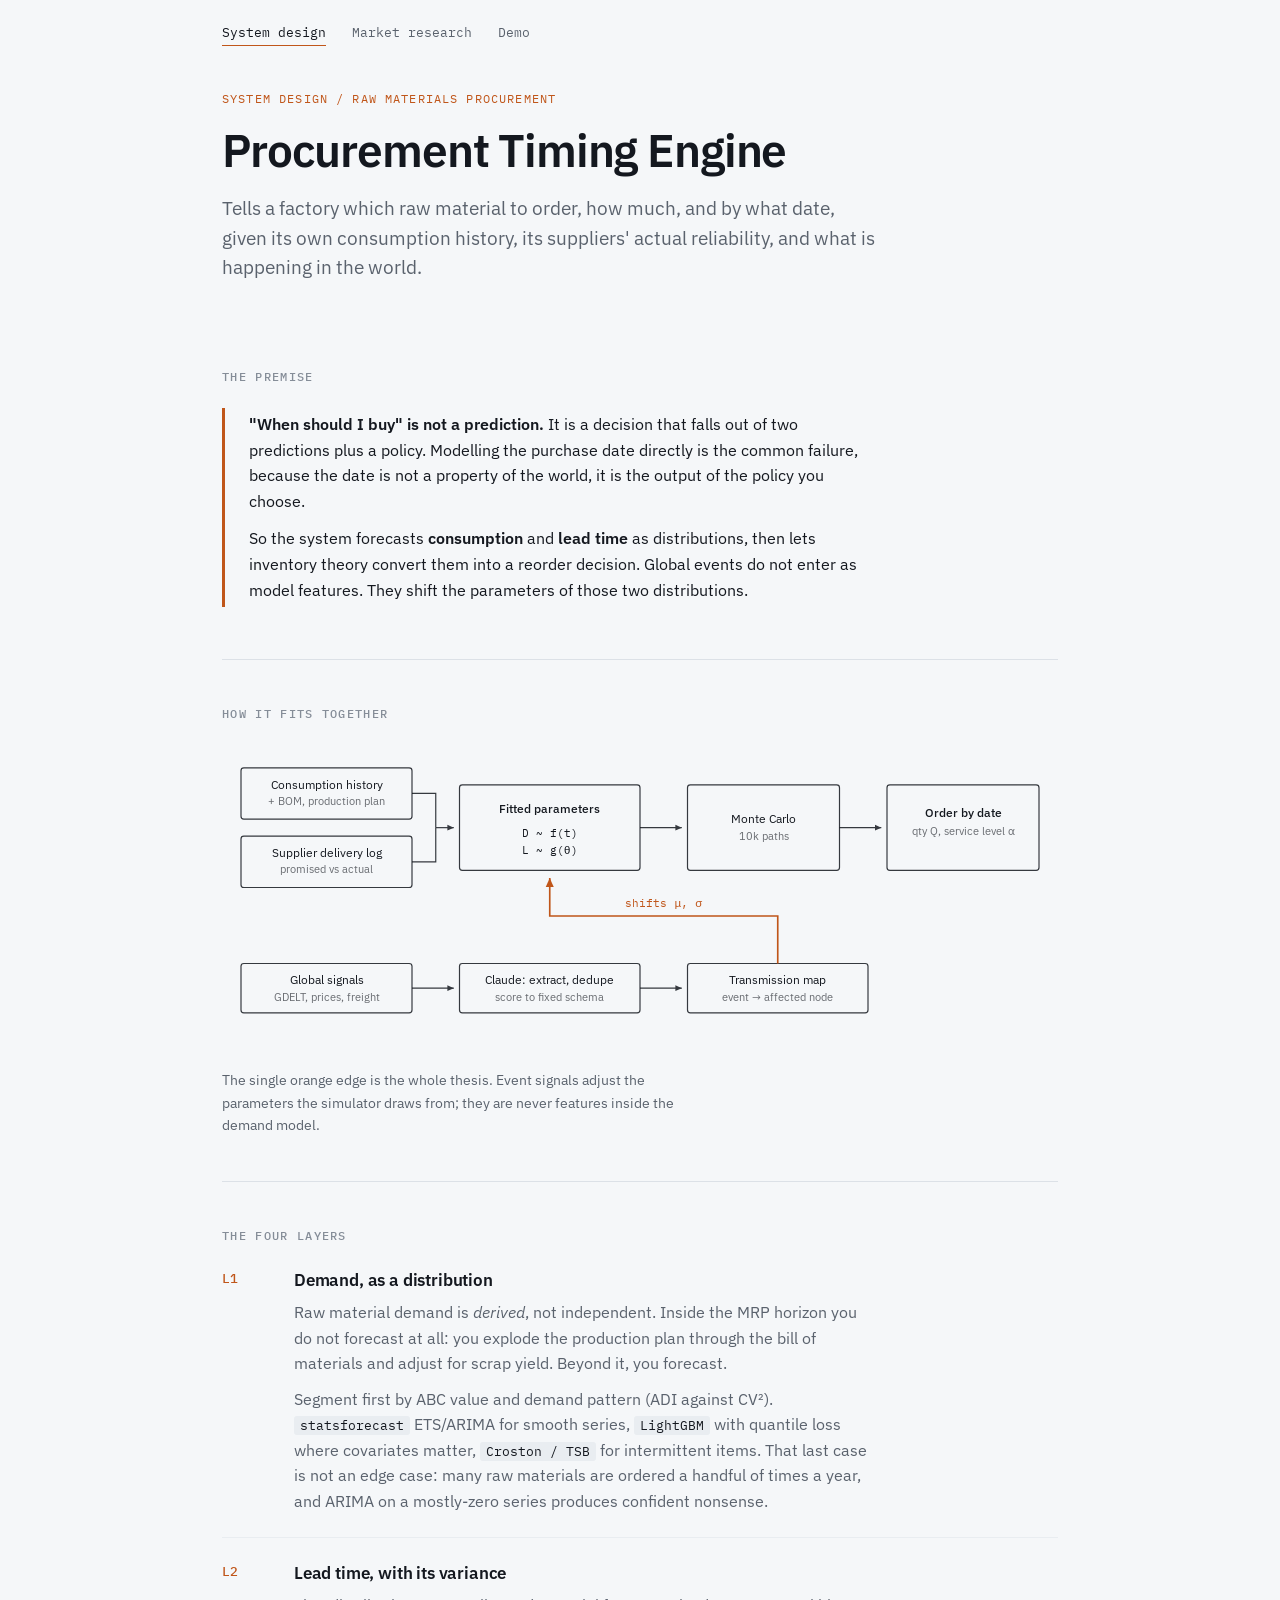
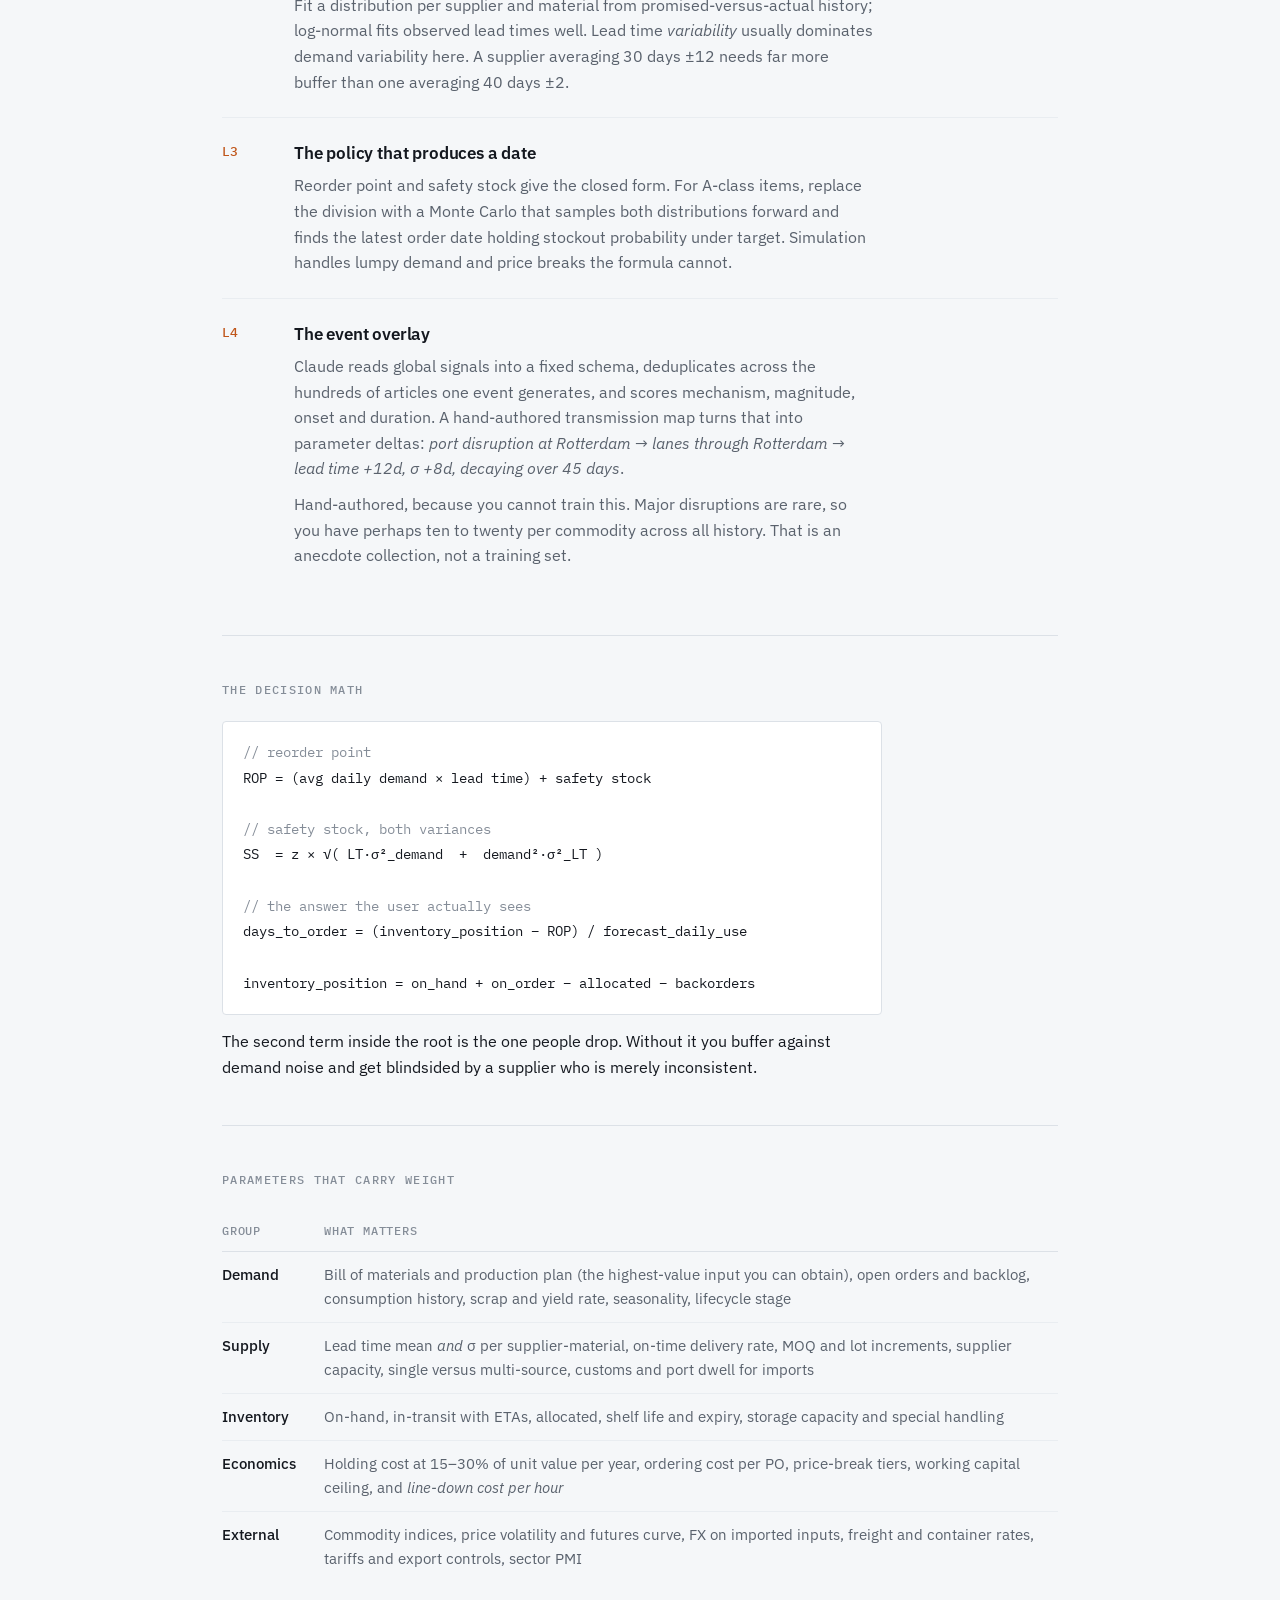
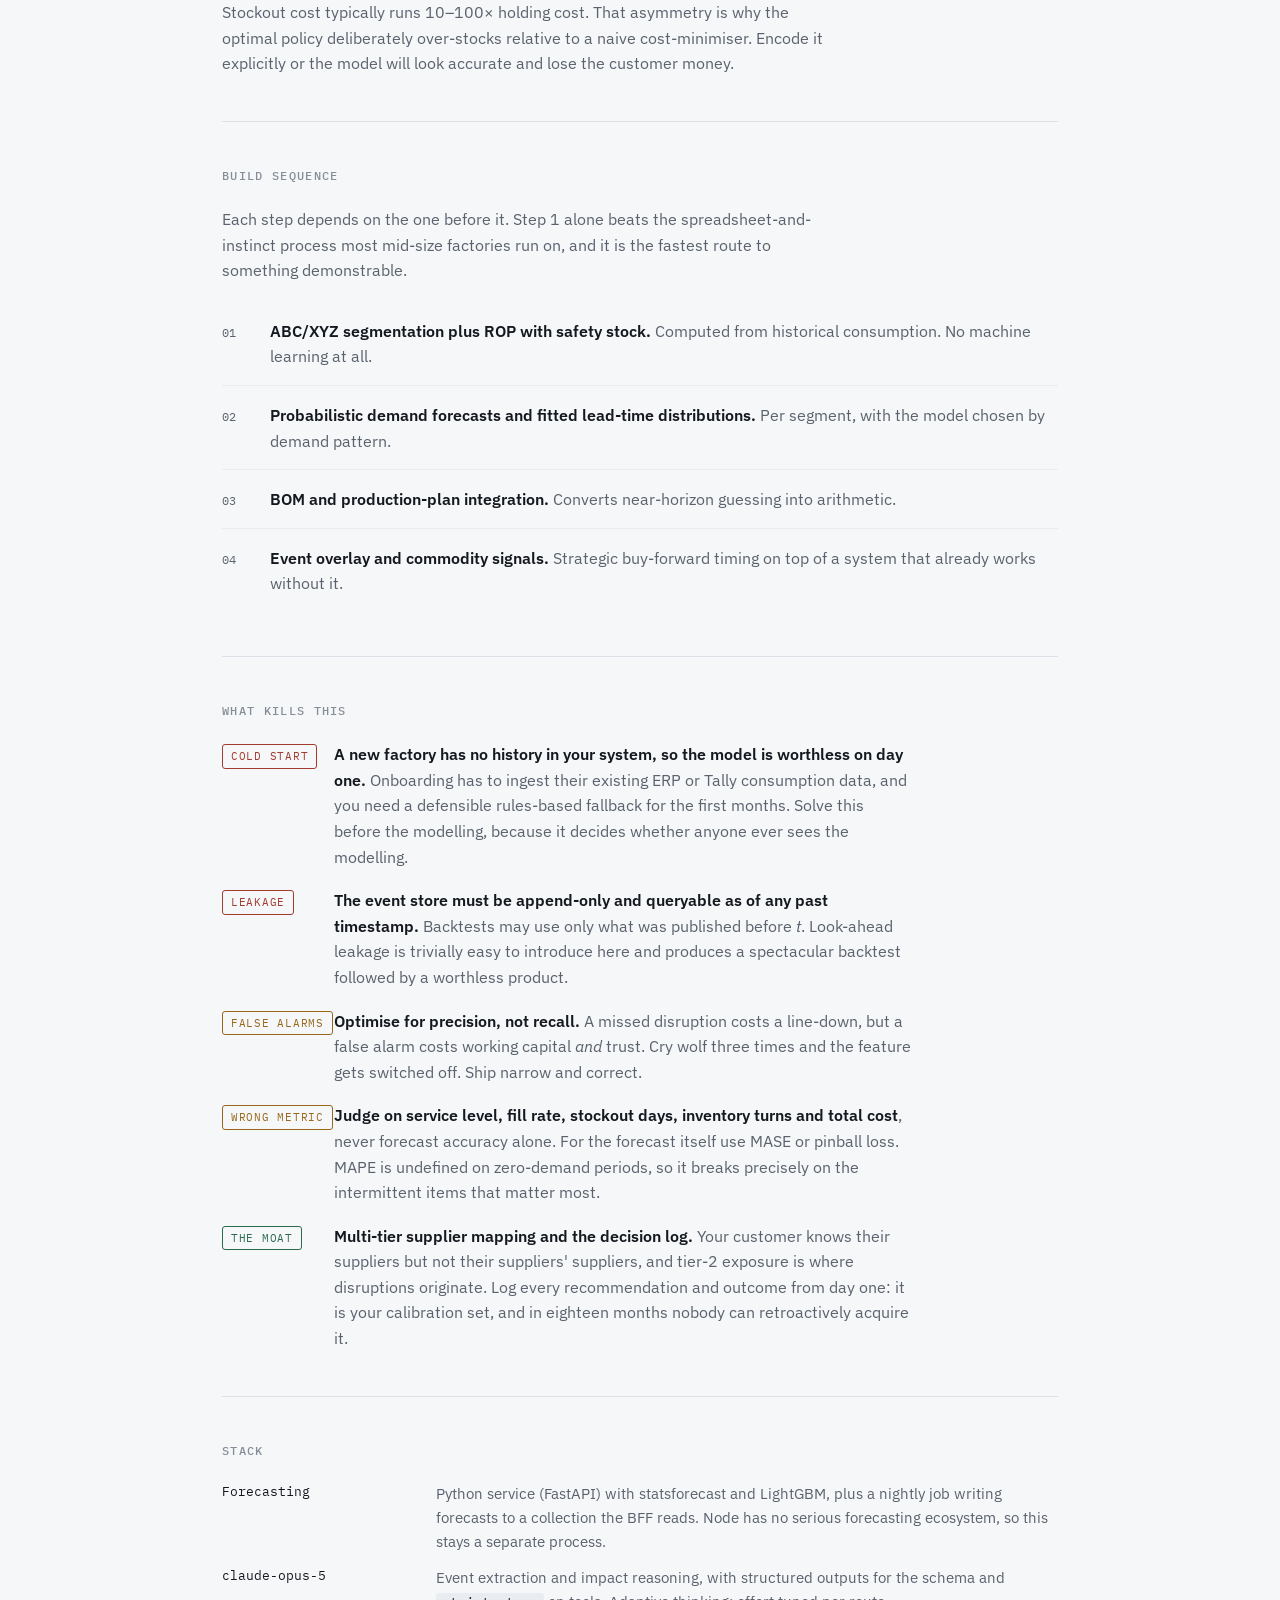
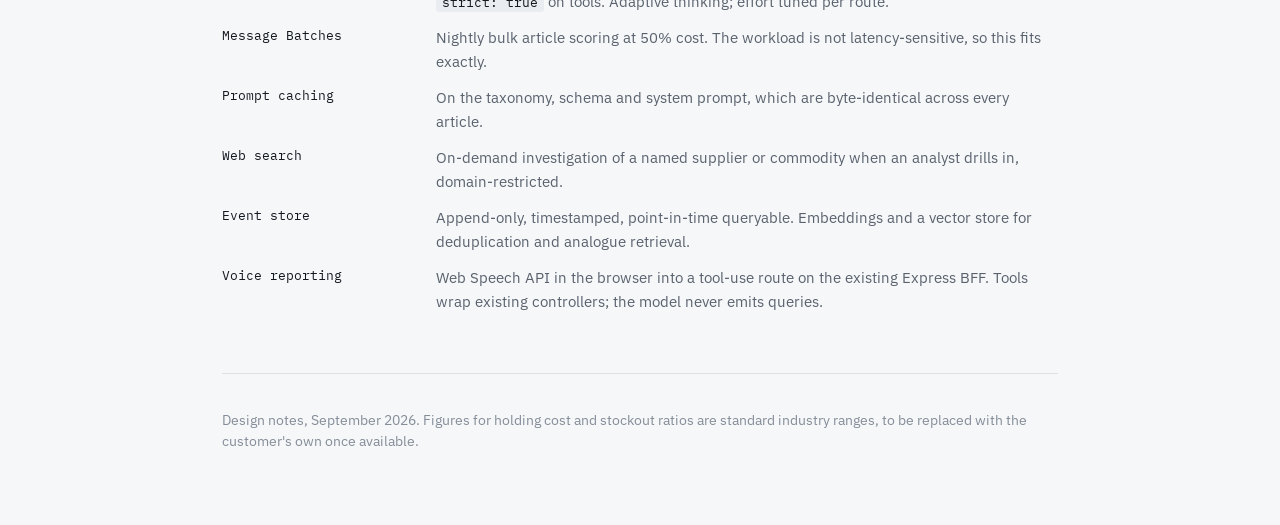
<file: index.html>
<!doctype html>
<html lang="en">
<head>
<meta charset="utf-8">
<meta name="viewport" content="width=device-width, initial-scale=1">
<meta name="description" content="System design for a raw-materials procurement timing engine: demand and lead-time forecasting, inventory policy, and a global-event overlay.">
<link rel="icon" href="data:image/svg+xml,<svg xmlns='http://www.w3.org/2000/svg' viewBox='0 0 100 100'><text y='.9em' font-size='90'>%F0%9F%8F%AD</text></svg>">
<title>Procurement Timing Engine</title>
<link rel="preconnect" href="https://fonts.googleapis.com">
<link rel="preconnect" href="https://fonts.gstatic.com" crossorigin>
<link rel="stylesheet" href="https://fonts.googleapis.com/css2?family=IBM+Plex+Mono:wght@400;500&family=IBM+Plex+Sans:wght@400;500;600&display=swap">
<link rel="stylesheet" href="style.css">
</head>
<body>
<div class="wrap">

  <nav class="sitenav">
    <a href="./" aria-current="page">System design</a>
    <a href="market-research.html">Market research</a>
    <a href="demo.html">Demo</a>
  </nav>


  <header>
    <p class="kicker">System design / raw materials procurement</p>
    <h1>Procurement Timing Engine</h1>
    <p class="standfirst">Tells a factory which raw material to order, how much, and by what date, given its own consumption history, its suppliers' actual reliability, and what is happening in the world.</p>
  </header>

  <section>
    <h2>The premise</h2>
    <div class="premise">
      <p><strong>"When should I buy" is not a prediction.</strong> It is a decision that falls out of two predictions plus a policy. Modelling the purchase date directly is the common failure, because the date is not a property of the world, it is the output of the policy you choose.</p>
      <p>So the system forecasts <strong>consumption</strong> and <strong>lead time</strong> as distributions, then lets inventory theory convert them into a reorder decision. Global events do not enter as model features. They shift the parameters of those two distributions.</p>
    </div>
  </section>

  <section>
    <h2>How it fits together</h2>
    <figure>
      <div class="figbox">
        <svg viewBox="0 0 880 320" role="img" aria-label="Consumption history and supplier delivery logs are fitted into demand and lead-time distributions, which feed a Monte Carlo simulation that outputs an order date and quantity. A separate event pipeline of global signals, Claude extraction, and a transmission map feeds upward into the fitted parameters, shifting their mean and standard deviation." font-family="IBM Plex Sans, system-ui, sans-serif">
          <defs>
            <marker id="ar" viewBox="0 0 10 10" refX="9" refY="5" markerWidth="6" markerHeight="6" orient="auto-start-reverse">
              <path d="M 0 1 L 9 5 L 0 9 z" fill="currentColor"></path>
            </marker>
            <marker id="arA" viewBox="0 0 10 10" refX="9" refY="5" markerWidth="6" markerHeight="6" orient="auto-start-reverse">
              <path d="M 0 1 L 9 5 L 0 9 z" fill="#C0561A"></path>
            </marker>
          </defs>

          <g fill="none" stroke="currentColor" stroke-width="1.25" opacity="0.85">
            <rect x="20"  y="24"  width="180" height="54" rx="3"></rect>
            <rect x="20"  y="96"  width="180" height="54" rx="3"></rect>
            <rect x="250" y="42"  width="190" height="90" rx="3"></rect>
            <rect x="490" y="42"  width="160" height="90" rx="3"></rect>
            <rect x="700" y="42"  width="160" height="90" rx="3"></rect>
            <rect x="20"  y="230" width="180" height="52" rx="3"></rect>
            <rect x="250" y="230" width="190" height="52" rx="3"></rect>
            <rect x="490" y="230" width="190" height="52" rx="3"></rect>
          </g>

          <g fill="currentColor" font-size="12.5" text-anchor="middle">
            <text x="110" y="46">Consumption history</text>
            <text x="110" y="63" font-size="11.5" opacity="0.62">+ BOM, production plan</text>
            <text x="110" y="118">Supplier delivery log</text>
            <text x="110" y="135" font-size="11.5" opacity="0.62">promised vs actual</text>

            <text x="345" y="72" font-weight="500">Fitted parameters</text>
            <text x="345" y="97" font-family="IBM Plex Mono, monospace" font-size="12">D ~ f(t)</text>
            <text x="345" y="115" font-family="IBM Plex Mono, monospace" font-size="12">L ~ g(&#952;)</text>

            <text x="570" y="82">Monte Carlo</text>
            <text x="570" y="100" font-size="11.5" opacity="0.62">10k paths</text>

            <text x="780" y="76" font-weight="500">Order by date</text>
            <text x="780" y="95" font-size="11.5" opacity="0.62">qty Q, service level &#945;</text>

            <text x="110" y="252">Global signals</text>
            <text x="110" y="269" font-size="11.5" opacity="0.62">GDELT, prices, freight</text>
            <text x="345" y="252">Claude: extract, dedupe</text>
            <text x="345" y="269" font-size="11.5" opacity="0.62">score to fixed schema</text>
            <text x="585" y="252">Transmission map</text>
            <text x="585" y="269" font-size="11.5" opacity="0.62">event &#8594; affected node</text>
          </g>

          <g fill="none" stroke="currentColor" stroke-width="1.25" opacity="0.85">
            <path d="M 200 51 H 225 V 87" ></path>
            <path d="M 200 123 H 225 V 87"></path>
            <path d="M 225 87 H 244" marker-end="url(#ar)"></path>
            <path d="M 440 87 H 484" marker-end="url(#ar)"></path>
            <path d="M 650 87 H 694" marker-end="url(#ar)"></path>
            <path d="M 200 256 H 244" marker-end="url(#ar)"></path>
            <path d="M 440 256 H 484" marker-end="url(#ar)"></path>
          </g>

          <g fill="none" stroke="#C0561A" stroke-width="1.75">
            <path d="M 585 230 V 180 H 345 V 140" marker-end="url(#arA)"></path>
          </g>
          <text x="465" y="171" fill="#C0561A" font-size="12" font-family="IBM Plex Mono, monospace" text-anchor="middle">shifts &#956;, &#963;</text>
        </svg>
      </div>
      <figcaption>The single orange edge is the whole thesis. Event signals adjust the parameters the simulator draws from; they are never features inside the demand model.</figcaption>
    </figure>
  </section>

  <section>
    <h2>The four layers</h2>
    <div class="layers">

      <div class="layer">
        <div class="layer-id">L1</div>
        <div>
          <h3>Demand, as a distribution</h3>
          <p>Raw material demand is <em>derived</em>, not independent. Inside the MRP horizon you do not forecast at all: you explode the production plan through the bill of materials and adjust for scrap yield. Beyond it, you forecast.</p>
          <p>Segment first by ABC value and demand pattern (ADI against CV&#178;). <span class="pick">statsforecast</span> ETS/ARIMA for smooth series, <span class="pick">LightGBM</span> with quantile loss where covariates matter, <span class="pick">Croston / TSB</span> for intermittent items. That last case is not an edge case: many raw materials are ordered a handful of times a year, and ARIMA on a mostly-zero series produces confident nonsense.</p>
        </div>
      </div>

      <div class="layer">
        <div class="layer-id">L2</div>
        <div>
          <h3>Lead time, with its variance</h3>
          <p>Fit a distribution per supplier and material from promised-versus-actual history; log-normal fits observed lead times well. Lead time <em>variability</em> usually dominates demand variability here. A supplier averaging 30 days &#177;12 needs far more buffer than one averaging 40 days &#177;2.</p>
        </div>
      </div>

      <div class="layer">
        <div class="layer-id">L3</div>
        <div>
          <h3>The policy that produces a date</h3>
          <p>Reorder point and safety stock give the closed form. For A-class items, replace the division with a Monte Carlo that samples both distributions forward and finds the latest order date holding stockout probability under target. Simulation handles lumpy demand and price breaks the formula cannot.</p>
        </div>
      </div>

      <div class="layer">
        <div class="layer-id">L4</div>
        <div>
          <h3>The event overlay</h3>
          <p>Claude reads global signals into a fixed schema, deduplicates across the hundreds of articles one event generates, and scores mechanism, magnitude, onset and duration. A hand-authored transmission map turns that into parameter deltas: <em>port disruption at Rotterdam &#8594; lanes through Rotterdam &#8594; lead time +12d, &#963; +8d, decaying over 45 days</em>.</p>
          <p>Hand-authored, because you cannot train this. Major disruptions are rare, so you have perhaps ten to twenty per commodity across all history. That is an anecdote collection, not a training set.</p>
        </div>
      </div>

    </div>
  </section>

  <section>
    <h2>The decision math</h2>
    <div class="col">
      <div class="formula"><span class="cm">// reorder point</span>
ROP = (avg daily demand &#215; lead time) + safety stock

<span class="cm">// safety stock, both variances</span>
SS  = z &#215; &#8730;( LT&#183;&#963;&#178;_demand  +  demand&#178;&#183;&#963;&#178;_LT )

<span class="cm">// the answer the user actually sees</span>
days_to_order = (inventory_position &#8722; ROP) / forecast_daily_use

inventory_position = on_hand + on_order &#8722; allocated &#8722; backorders</div>
      <p>The second term inside the root is the one people drop. Without it you buffer against demand noise and get blindsided by a supplier who is merely inconsistent.</p>
    </div>
  </section>

  <section>
    <h2>Parameters that carry weight</h2>
    <div class="tablewrap">
      <table>
        <thead>
          <tr><th>Group</th><th>What matters</th></tr>
        </thead>
        <tbody>
          <tr>
            <td>Demand</td>
            <td class="note">Bill of materials and production plan (the highest-value input you can obtain), open orders and backlog, consumption history, scrap and yield rate, seasonality, lifecycle stage</td>
          </tr>
          <tr>
            <td>Supply</td>
            <td class="note">Lead time mean <em>and</em> &#963; per supplier-material, on-time delivery rate, MOQ and lot increments, supplier capacity, single versus multi-source, customs and port dwell for imports</td>
          </tr>
          <tr>
            <td>Inventory</td>
            <td class="note">On-hand, in-transit with ETAs, allocated, shelf life and expiry, storage capacity and special handling</td>
          </tr>
          <tr>
            <td>Economics</td>
            <td class="note">Holding cost at 15&#8211;30% of unit value per year, ordering cost per PO, price-break tiers, working capital ceiling, and <em>line-down cost per hour</em></td>
          </tr>
          <tr>
            <td>External</td>
            <td class="note">Commodity indices, price volatility and futures curve, FX on imported inputs, freight and container rates, tariffs and export controls, sector PMI</td>
          </tr>
        </tbody>
      </table>
    </div>
    <p style="margin-top:18px;max-width:62ch;color:var(--muted)">Stockout cost typically runs 10&#8211;100&#215; holding cost. That asymmetry is why the optimal policy deliberately over-stocks relative to a naive cost-minimiser. Encode it explicitly or the model will look accurate and lose the customer money.</p>
  </section>

  <section>
    <h2>Build sequence</h2>
    <p style="max-width:62ch;color:var(--muted);margin-bottom:20px">Each step depends on the one before it. Step 1 alone beats the spreadsheet-and-instinct process most mid-size factories run on, and it is the fastest route to something demonstrable.</p>
    <div class="phases">
      <div class="phase"><span class="phase-n">01</span><div><b>ABC/XYZ segmentation plus ROP with safety stock.</b> <span>Computed from historical consumption. No machine learning at all.</span></div></div>
      <div class="phase"><span class="phase-n">02</span><div><b>Probabilistic demand forecasts and fitted lead-time distributions.</b> <span>Per segment, with the model chosen by demand pattern.</span></div></div>
      <div class="phase"><span class="phase-n">03</span><div><b>BOM and production-plan integration.</b> <span>Converts near-horizon guessing into arithmetic.</span></div></div>
      <div class="phase"><span class="phase-n">04</span><div><b>Event overlay and commodity signals.</b> <span>Strategic buy-forward timing on top of a system that already works without it.</span></div></div>
    </div>
  </section>

  <section>
    <h2>What kills this</h2>
    <div class="risks">
      <div class="risk">
        <div><span class="chip k">Cold start</span></div>
        <div><b>A new factory has no history in your system, so the model is worthless on day one.</b> Onboarding has to ingest their existing ERP or Tally consumption data, and you need a defensible rules-based fallback for the first months. Solve this before the modelling, because it decides whether anyone ever sees the modelling.</div>
      </div>
      <div class="risk">
        <div><span class="chip k">Leakage</span></div>
        <div><b>The event store must be append-only and queryable as of any past timestamp.</b> Backtests may use only what was published before <em>t</em>. Look-ahead leakage is trivially easy to introduce here and produces a spectacular backtest followed by a worthless product.</div>
      </div>
      <div class="risk">
        <div><span class="chip w">False alarms</span></div>
        <div><b>Optimise for precision, not recall.</b> A missed disruption costs a line-down, but a false alarm costs working capital <em>and</em> trust. Cry wolf three times and the feature gets switched off. Ship narrow and correct.</div>
      </div>
      <div class="risk">
        <div><span class="chip w">Wrong metric</span></div>
        <div><b>Judge on service level, fill rate, stockout days, inventory turns and total cost</b>, never forecast accuracy alone. For the forecast itself use MASE or pinball loss. MAPE is undefined on zero-demand periods, so it breaks precisely on the intermittent items that matter most.</div>
      </div>
      <div class="risk">
        <div><span class="chip o">The moat</span></div>
        <div><b>Multi-tier supplier mapping and the decision log.</b> Your customer knows their suppliers but not their suppliers' suppliers, and tier-2 exposure is where disruptions originate. Log every recommendation and outcome from day one: it is your calibration set, and in eighteen months nobody can retroactively acquire it.</div>
      </div>
    </div>
  </section>

  <section>
    <h2>Stack</h2>
    <dl class="stack">
      <dt>Forecasting</dt><dd>Python service (FastAPI) with statsforecast and LightGBM, plus a nightly job writing forecasts to a collection the BFF reads. Node has no serious forecasting ecosystem, so this stays a separate process.</dd>
      <dt>claude-opus-5</dt><dd>Event extraction and impact reasoning, with structured outputs for the schema and <span class="pick">strict: true</span> on tools. Adaptive thinking; effort tuned per route.</dd>
      <dt>Message Batches</dt><dd>Nightly bulk article scoring at 50% cost. The workload is not latency-sensitive, so this fits exactly.</dd>
      <dt>Prompt caching</dt><dd>On the taxonomy, schema and system prompt, which are byte-identical across every article.</dd>
      <dt>Web search</dt><dd>On-demand investigation of a named supplier or commodity when an analyst drills in, domain-restricted.</dd>
      <dt>Event store</dt><dd>Append-only, timestamped, point-in-time queryable. Embeddings and a vector store for deduplication and analogue retrieval.</dd>
      <dt>Voice reporting</dt><dd>Web Speech API in the browser into a tool-use route on the existing Express BFF. Tools wrap existing controllers; the model never emits queries.</dd>
    </dl>
  </section>

  <footer>
    Design notes, September 2026. Figures for holding cost and stockout ratios are standard industry ranges, to be replaced with the customer's own once available.
  </footer>

</div>
</body>
</html>
</file>
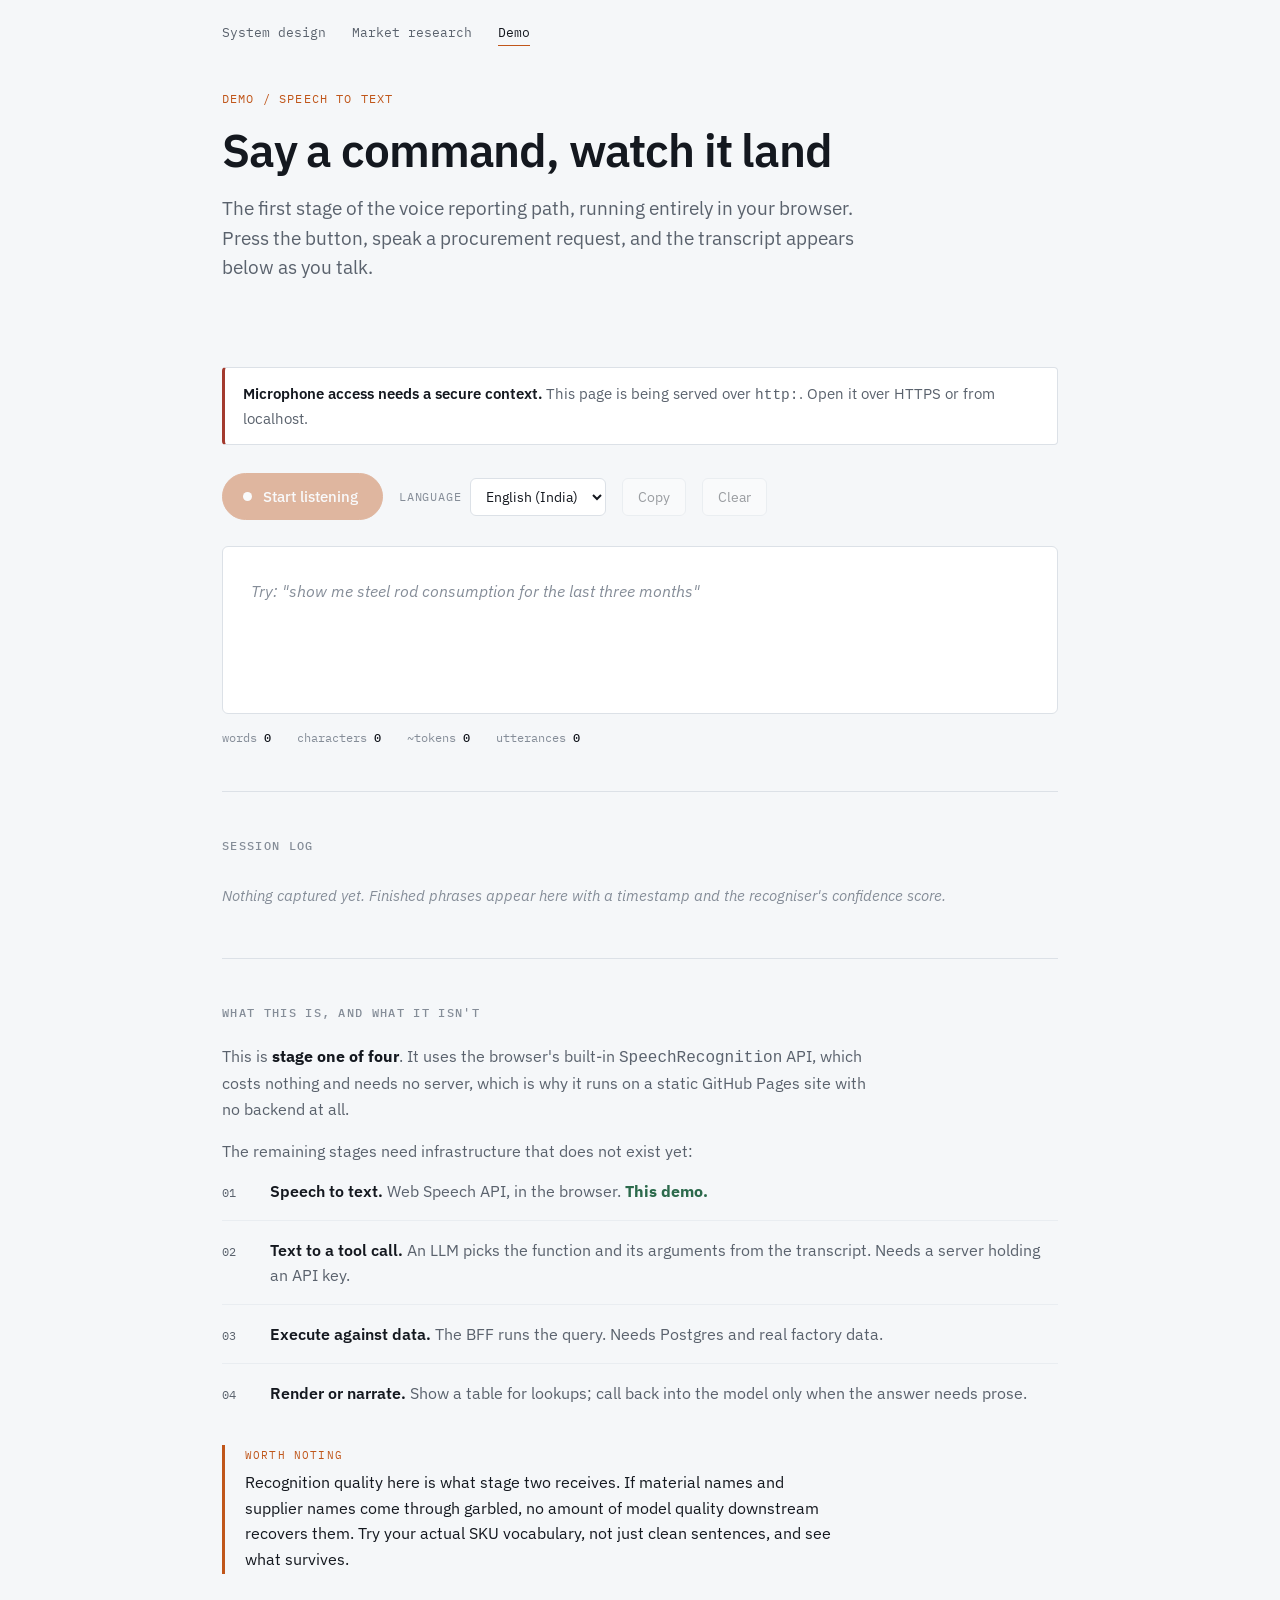
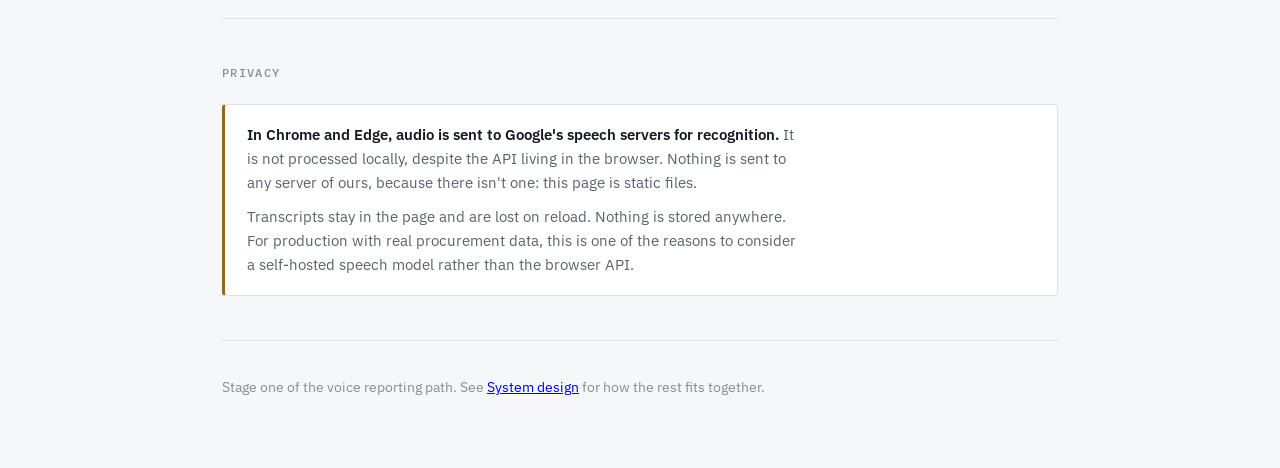
<file: demo.html>
<!doctype html>
<html lang="en">
<head>
<meta charset="utf-8">
<meta name="viewport" content="width=device-width, initial-scale=1">
<meta name="description" content="Live demo: speak a procurement command and see it transcribed in the browser, using the Web Speech API with no backend.">
<link rel="icon" href="data:image/svg+xml,<svg xmlns='http://www.w3.org/2000/svg' viewBox='0 0 100 100'><text y='.9em' font-size='90'>%F0%9F%8F%AD</text></svg>">
<title>Voice Capture Demo</title>
<link rel="preconnect" href="https://fonts.googleapis.com">
<link rel="preconnect" href="https://fonts.gstatic.com" crossorigin>
<link rel="stylesheet" href="https://fonts.googleapis.com/css2?family=IBM+Plex+Mono:wght@400;500&family=IBM+Plex+Sans:wght@400;500;600&display=swap">
<link rel="stylesheet" href="style.css">
</head>
<body>

<div class="wrap">

  <nav class="sitenav">
    <a href="./">System design</a>
    <a href="market-research.html">Market research</a>
    <a href="demo.html" aria-current="page">Demo</a>
  </nav>

  <header>
    <p class="kicker">Demo / speech to text</p>
    <h1>Say a command, watch it land</h1>
    <p class="standfirst">The first stage of the voice reporting path, running entirely in your browser. Press the button, speak a procurement request, and the transcript appears below as you talk.</p>
  </header>

  <section>
    <div class="demo-status" id="status" role="status">
      <p>Checking browser support...</p>
    </div>

    <div class="controls">
      <button class="mic" id="micBtn" data-listening="false" disabled>
        <span class="dot" aria-hidden="true"></span>
        <span id="micLabel">Start listening</span>
      </button>

      <div class="field">
        <label for="lang">Language</label>
        <select id="lang">
          <option value="en-IN" selected>English (India)</option>
          <option value="en-US">English (US)</option>
          <option value="en-GB">English (UK)</option>
          <option value="hi-IN">Hindi</option>
          <option value="ta-IN">Tamil</option>
          <option value="mr-IN">Marathi</option>
          <option value="bn-IN">Bengali</option>
          <option value="te-IN">Telugu</option>
          <option value="kn-IN">Kannada</option>
          <option value="ml-IN">Malayalam</option>
          <option value="gu-IN">Gujarati</option>
          <option value="pa-IN">Punjabi</option>
        </select>
      </div>

      <button class="btn-min" id="copyBtn" disabled>Copy</button>
      <button class="btn-min" id="clearBtn" disabled>Clear</button>
    </div>

    <div class="transcript" id="transcript" aria-live="polite" aria-atomic="false">
      <span class="placeholder" id="placeholder">Try: "show me steel rod consumption for the last three months"</span>
    </div>

    <div class="meters">
      <span>words <b id="mWords">0</b></span>
      <span>characters <b id="mChars">0</b></span>
      <span>~tokens <b id="mTokens">0</b></span>
      <span>utterances <b id="mUtter">0</b></span>
    </div>
  </section>

  <section>
    <h2>Session log</h2>
    <div class="log" id="log">
      <p class="log-empty" id="logEmpty">Nothing captured yet. Finished phrases appear here with a timestamp and the recogniser's confidence score.</p>
    </div>
  </section>

  <section>
    <h2>What this is, and what it isn't</h2>
    <div class="col">
      <p style="color:var(--muted)">This is <strong style="color:var(--ink)">stage one of four</strong>. It uses the browser's built-in <code>SpeechRecognition</code> API, which costs nothing and needs no server, which is why it runs on a static GitHub Pages site with no backend at all.</p>
      <p style="color:var(--muted)">The remaining stages need infrastructure that does not exist yet:</p>
    </div>
    <div class="phases">
      <div class="phase"><span class="phase-n">01</span><div><b>Speech to text.</b> <span>Web Speech API, in the browser. <strong style="color:var(--ok)">This demo.</strong></span></div></div>
      <div class="phase"><span class="phase-n">02</span><div><b>Text to a tool call.</b> <span>An LLM picks the function and its arguments from the transcript. Needs a server holding an API key.</span></div></div>
      <div class="phase"><span class="phase-n">03</span><div><b>Execute against data.</b> <span>The BFF runs the query. Needs Postgres and real factory data.</span></div></div>
      <div class="phase"><span class="phase-n">04</span><div><b>Render or narrate.</b> <span>Show a table for lookups; call back into the model only when the answer needs prose.</span></div></div>
    </div>
    <div class="implication" style="margin-top:24px">
      <span class="tag">Worth noting</span>
      <p>Recognition quality here is what stage two receives. If material names and supplier names come through garbled, no amount of model quality downstream recovers them. Try your actual SKU vocabulary, not just clean sentences, and see what survives.</p>
    </div>
  </section>

  <section>
    <h2>Privacy</h2>
    <div class="notice">
      <p><b>In Chrome and Edge, audio is sent to Google's speech servers for recognition.</b> It is not processed locally, despite the API living in the browser. Nothing is sent to any server of ours, because there isn't one: this page is static files.</p>
      <p>Transcripts stay in the page and are lost on reload. Nothing is stored anywhere. For production with real procurement data, this is one of the reasons to consider a self-hosted speech model rather than the browser API.</p>
    </div>
  </section>

  <footer>
    Stage one of the voice reporting path. See <a href="./">System design</a> for how the rest fits together.
  </footer>

</div>

<script>
(function () {
  "use strict";

  var SR = window.SpeechRecognition || window.webkitSpeechRecognition;

  var statusEl  = document.getElementById('status');
  var micBtn    = document.getElementById('micBtn');
  var micLabel  = document.getElementById('micLabel');
  var langSel   = document.getElementById('lang');
  var copyBtn   = document.getElementById('copyBtn');
  var clearBtn  = document.getElementById('clearBtn');
  var transEl   = document.getElementById('transcript');
  var logEl     = document.getElementById('log');
  var logEmpty  = document.getElementById('logEmpty');

  var mWords  = document.getElementById('mWords');
  var mChars  = document.getElementById('mChars');
  var mTokens = document.getElementById('mTokens');
  var mUtter  = document.getElementById('mUtter');

  var finalText = '';      // committedText + the current session's final text
  var committedText = '';  // text from recognition sessions that have ended
  var sessionSegs = [];    // final segments of the current session
  var loggedRows = [];     // log rows for sessionSegs, by index
  var interim = '';
  var utterances = [];
  var listening = false;
  var wantListening = false;
  var recognition = null;

  function setStatus(kind, html) {
    statusEl.className = 'demo-status ' + kind;
    statusEl.innerHTML = html;
  }

  function esc(s) {
    return String(s).replace(/[&<>"']/g, function (c) {
      return { '&': '&amp;', '<': '&lt;', '>': '&gt;', '"': '&quot;', "'": '&#39;' }[c];
    });
  }

  function render() {
    var hasAny = finalText.trim() || interim.trim();
    if (!hasAny) {
      transEl.innerHTML = '<span class="placeholder">Try: "show me steel rod consumption for the last three months"</span>';
    } else {
      transEl.innerHTML = esc(finalText)
        + (interim ? '<span class="interim">' + esc(interim) + '</span>' : '')
        + (listening ? '<span class="caret"></span>' : '');
    }
    var full = (finalText + interim).trim();
    var words = full ? full.split(/\s+/).length : 0;
    mWords.textContent = words;
    mChars.textContent = full.length;
    mTokens.textContent = Math.ceil(full.length / 4);
    mUtter.textContent = utterances.length;
    copyBtn.disabled = !full;
    clearBtn.disabled = !full && utterances.length === 0;
  }

  function norm(s) {
    return s.toLowerCase().replace(/[^\p{L}\p{N}\p{M}]+/gu, ' ').trim();
  }

  function joinText(a, b) {
    a = a.trim(); b = b.trim();
    return a && b ? a + ' ' + b : a || b;
  }

  function stamp(t) {
    return String(t.getHours()).padStart(2, '0') + ':'
      + String(t.getMinutes()).padStart(2, '0') + ':'
      + String(t.getSeconds()).padStart(2, '0');
  }

  function fillRow(row, u) {
    var confTxt = (typeof u.confidence === 'number' && u.confidence > 0)
      ? Math.round(u.confidence * 100) + '%' : '--';
    row.innerHTML = '<time datetime="' + u.at.toISOString() + '">' + stamp(u.at) + '</time>'
      + '<div lang="' + esc(u.lang) + '">' + esc(u.text) + '</div>'
      + '<div class="conf">' + confTxt + '</div>';
  }

  function addUtterance(text, confidence) {
    text = text.trim();
    if (!text) return null;
    var u = { text: text, confidence: confidence, lang: langSel.value, at: new Date() };
    utterances.push(u);
    if (logEmpty) { logEmpty.remove(); logEmpty = null; }
    var row = document.createElement('div');
    row.className = 'log-row';
    fillRow(row, u);
    logEl.prepend(row);
    return { u: u, row: row };
  }

  // One log row per final segment of the current session; a segment that
  // grows (cumulative result) updates its row rather than adding another.
  function syncLog() {
    sessionSegs.forEach(function (seg, i) {
      var entry = loggedRows[i];
      if (!entry) {
        loggedRows[i] = addUtterance(seg.text, seg.confidence);
      } else if (entry.u.text !== seg.text) {
        entry.u.text = seg.text;
        entry.u.confidence = seg.confidence;
        fillRow(entry.row, entry.u);
      }
    });
  }

  function commitSession() {
    committedText = finalText;
    sessionSegs = [];
    loggedRows = [];
  }

  function setListeningUI(on) {
    micBtn.setAttribute('data-listening', on ? 'true' : 'false');
    micLabel.textContent = on ? 'Stop listening' : 'Start listening';
  }

  function build() {
    var rec = new SR();
    rec.continuous = true;
    rec.interimResults = true;
    rec.maxAlternatives = 1;
    rec.lang = langSel.value;

    rec.onstart = function () {
      listening = true;
      setListeningUI(true);
      setStatus('ok', '<p><b>Listening.</b> Speak normally. Pauses are fine, recognition keeps running until you stop it.</p>');
      render();
    };

    // Rebuild this session's transcript from the full results list on every
    // event instead of appending from e.resultIndex. Chrome on Android
    // re-delivers results it already marked final, and often sends cumulative
    // finals ("show me", then "show me steel rod"); appending incrementally
    // writes the same words twice.
    rec.onresult = function (e) {
      var segs = [];
      interim = '';
      for (var i = 0; i < e.results.length; i++) {
        var res = e.results[i];
        var txt = res[0].transcript.trim();
        if (!txt) continue;
        if (!res.isFinal) { interim += (interim ? ' ' : '') + txt; continue; }
        var last = segs[segs.length - 1];
        var n = norm(txt), nl = last ? norm(last.text) : '';
        if (last && n.indexOf(nl) === 0) {
          last.text = txt; last.confidence = res[0].confidence;   // cumulative: grows the previous one
        } else if (last && nl.indexOf(n) === 0) {
          // repeat of something already captured: skip
        } else {
          segs.push({ text: txt, confidence: res[0].confidence });
        }
      }
      if (interim && segs.length && norm(interim).indexOf(norm(segs[segs.length - 1].text)) === 0) {
        interim = interim.slice(segs[segs.length - 1].text.length).trim();
      }
      sessionSegs = segs;
      syncLog();
      finalText = joinText(committedText, segs.map(function (s) { return s.text; }).join(' '));
      render();
    };

    rec.onerror = function (e) {
      if (e.error === 'no-speech' || e.error === 'aborted') return; // benign, onend handles restart
      wantListening = false;
      if (e.error === 'not-allowed' || e.error === 'service-not-allowed') {
        setStatus('bad', '<p><b>Microphone permission denied.</b> Allow microphone access for this site in your browser settings, then reload.</p>');
      } else if (e.error === 'audio-capture') {
        setStatus('bad', '<p><b>No microphone found.</b> Connect one and reload the page.</p>');
      } else if (e.error === 'network') {
        setStatus('bad', '<p><b>Recognition network error.</b> Chrome sends audio to Google servers for transcription, so this needs a working connection.</p>');
      } else {
        setStatus('bad', '<p><b>Recognition error:</b> ' + esc(e.error) + '</p>');
      }
    };

    rec.onend = function () {
      // Chrome sometimes ends a session without finalising the last phrase;
      // keep it rather than dropping it on restart.
      if (interim) { finalText = joinText(finalText, interim); addUtterance(interim, null); interim = ''; }
      commitSession();
      listening = false;
      setListeningUI(false);
      render();
      // Chrome ends the session after a silence; restart if the user still wants to listen.
      if (wantListening) {
        try { rec.start(); } catch (err) { wantListening = false; }
      } else if (statusEl.classList.contains('ok')) {
        setStatus('ok', '<p><b>Stopped.</b> Press the button again to continue. Your transcript is kept until you clear it.</p>');
      }
    };

    return rec;
  }

  // --- support detection -------------------------------------------------
  if (!SR) {
    setStatus('warn',
      '<p><b>This browser has no Web Speech API.</b> Firefox does not implement <code>SpeechRecognition</code>. ' +
      'Use Chrome or Edge (desktop or Android), or Safari 14.5+.</p>' +
      '<p>You can still try the rest of the flow by typing a command below.</p>');
    var fb = document.createElement('div');
    fb.className = 'fallback';
    fb.innerHTML = '<input id="fbInput" type="text" placeholder="Type a command instead" aria-label="Type a command">'
      + '<button class="btn-min" id="fbBtn">Add</button>';
    statusEl.parentNode.insertBefore(fb, statusEl.nextSibling);
    document.getElementById('fbBtn').addEventListener('click', function () {
      var input = document.getElementById('fbInput');
      var v = input.value.trim();
      if (!v) return;
      finalText = committedText = joinText(finalText, v);
      addUtterance(v, null);
      input.value = '';
      render();
    });
    document.getElementById('fbInput').addEventListener('keydown', function (ev) {
      if (ev.key === 'Enter') document.getElementById('fbBtn').click();
    });
  } else if (location.protocol !== 'https:' && location.hostname !== 'localhost' && location.hostname !== '127.0.0.1') {
    setStatus('bad',
      '<p><b>Microphone access needs a secure context.</b> This page is being served over <code>' +
      esc(location.protocol) + '</code>. Open it over HTTPS or from localhost.</p>');
  } else {
    micBtn.disabled = false;
    setStatus('ok',
      '<p><b>Ready.</b> Press <b>Start listening</b> and allow microphone access when prompted.</p>' +
      '<p>Language is set to English (India) by default, which handles Indian place and material names noticeably better than the US model. Pick Hindi, Tamil or another language to get text in that script; you can switch while listening.</p>');
  }

  micBtn.addEventListener('click', function () {
    if (!SR) return;
    if (wantListening) {
      wantListening = false;
      if (recognition) recognition.stop();
      return;
    }
    recognition = build();
    wantListening = true;
    try {
      recognition.start();
    } catch (err) {
      wantListening = false;
      setStatus('bad', '<p><b>Could not start recognition:</b> ' + esc(err.message || String(err)) + '</p>');
    }
  });

  copyBtn.addEventListener('click', function () {
    var text = (finalText + interim).trim();
    if (!text) return;
    navigator.clipboard.writeText(text).then(function () {
      copyBtn.textContent = 'Copied';
      setTimeout(function () { copyBtn.textContent = 'Copy'; }, 1400);
    }, function () {
      copyBtn.textContent = 'Failed';
      setTimeout(function () { copyBtn.textContent = 'Copy'; }, 1400);
    });
  });

  clearBtn.addEventListener('click', function () {
    finalText = committedText = '';
    interim = '';
    sessionSegs = [];
    loggedRows = [];
    utterances = [];
    logEl.innerHTML = '<p class="log-empty">Nothing captured yet. Finished phrases appear here with a timestamp and the recogniser\'s confidence score.</p>';
    logEmpty = logEl.firstChild;
    render();
  });

  // Switching language while listening restarts recognition in the new
  // language; text already captured stays in the language it was spoken in.
  langSel.addEventListener('change', function () {
    if (!recognition) return;
    recognition.lang = langSel.value;
    if (wantListening) recognition.stop();   // onend restarts with the new lang
  });

  render();
})();
</script>

</body>
</html>
</file>
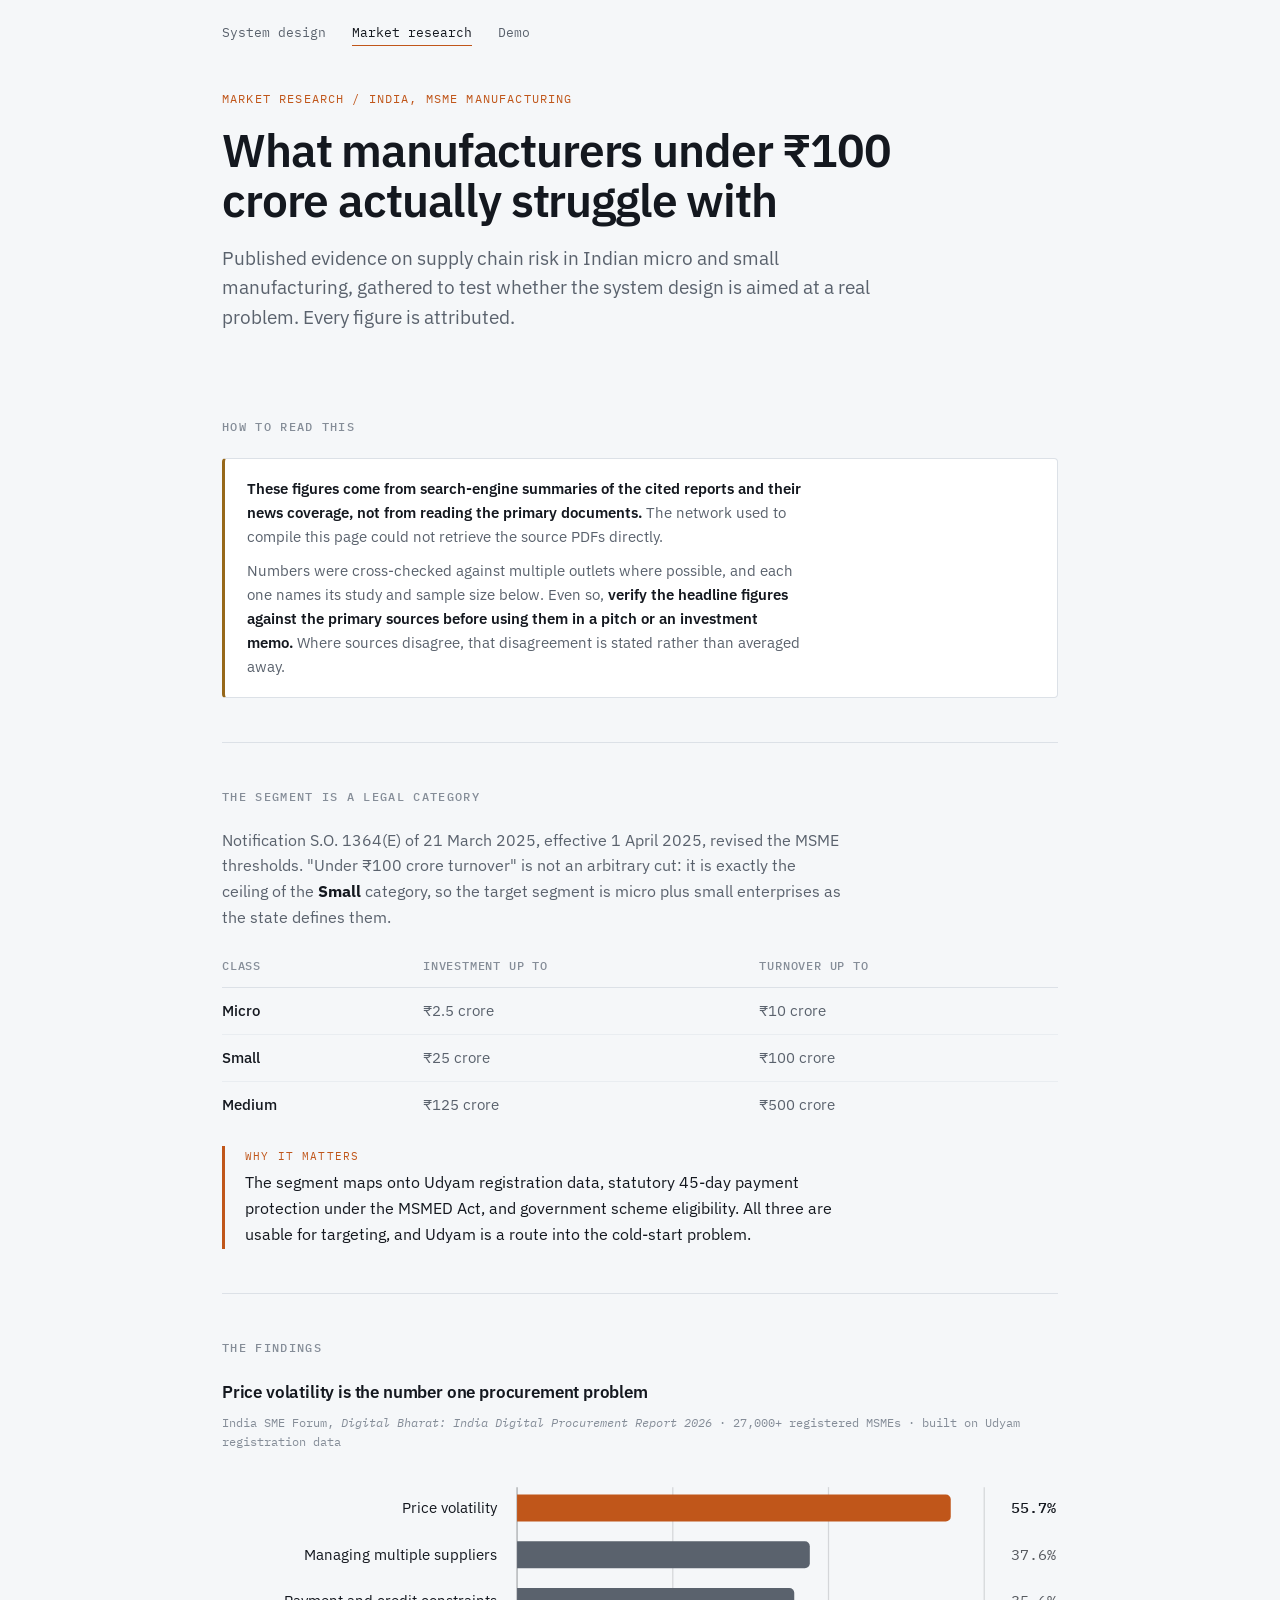
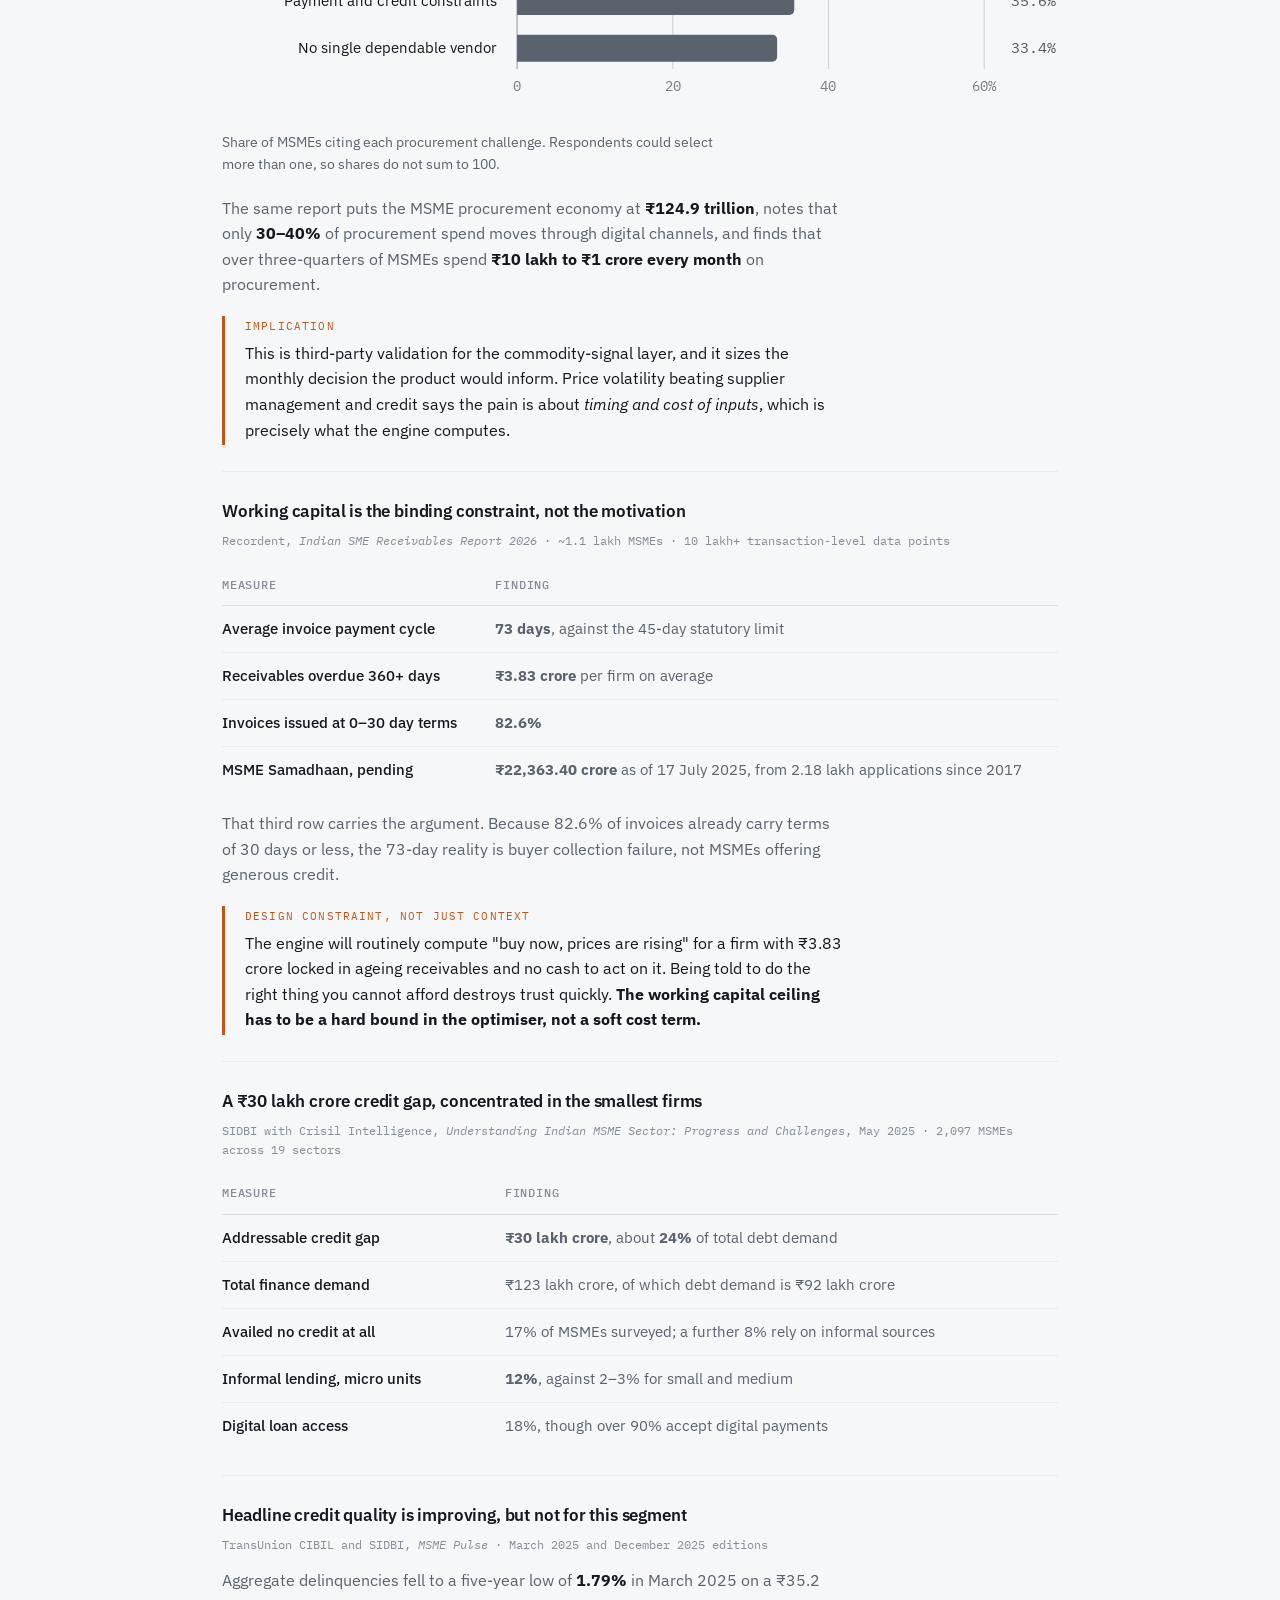
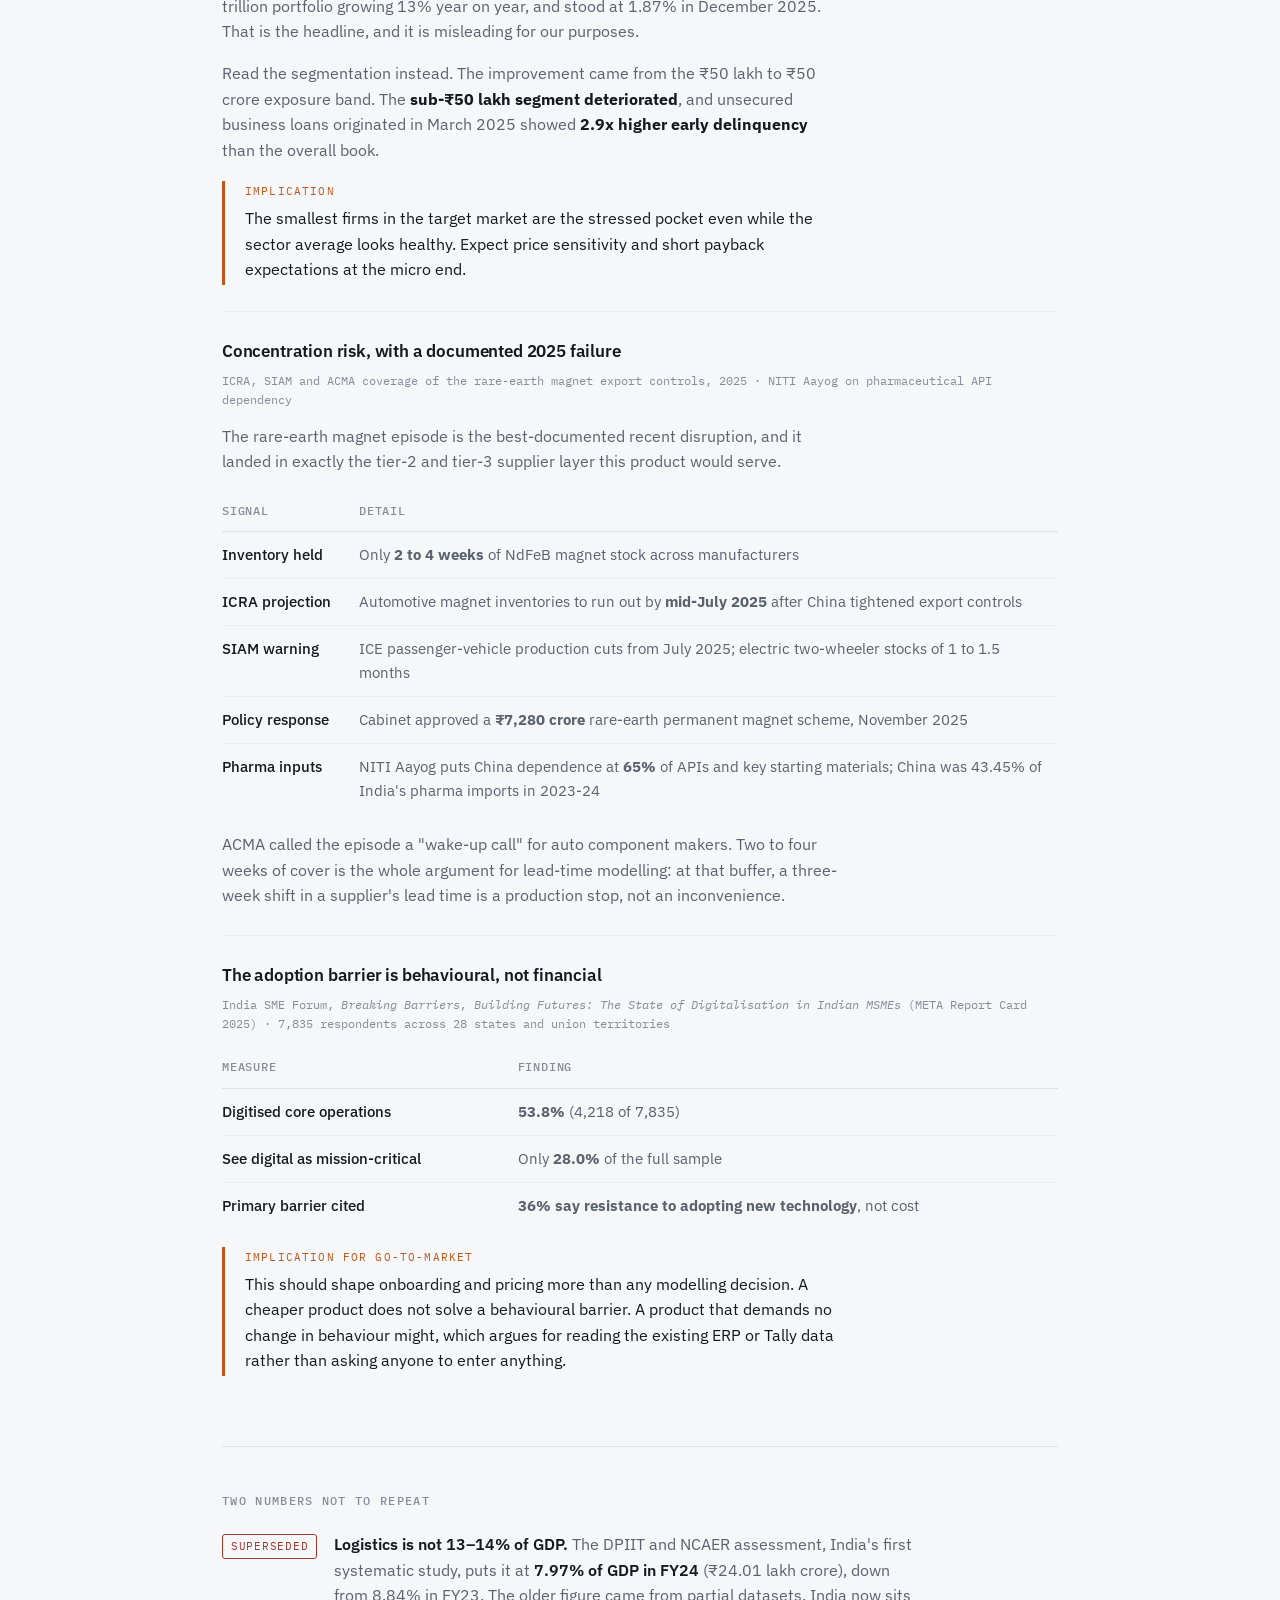
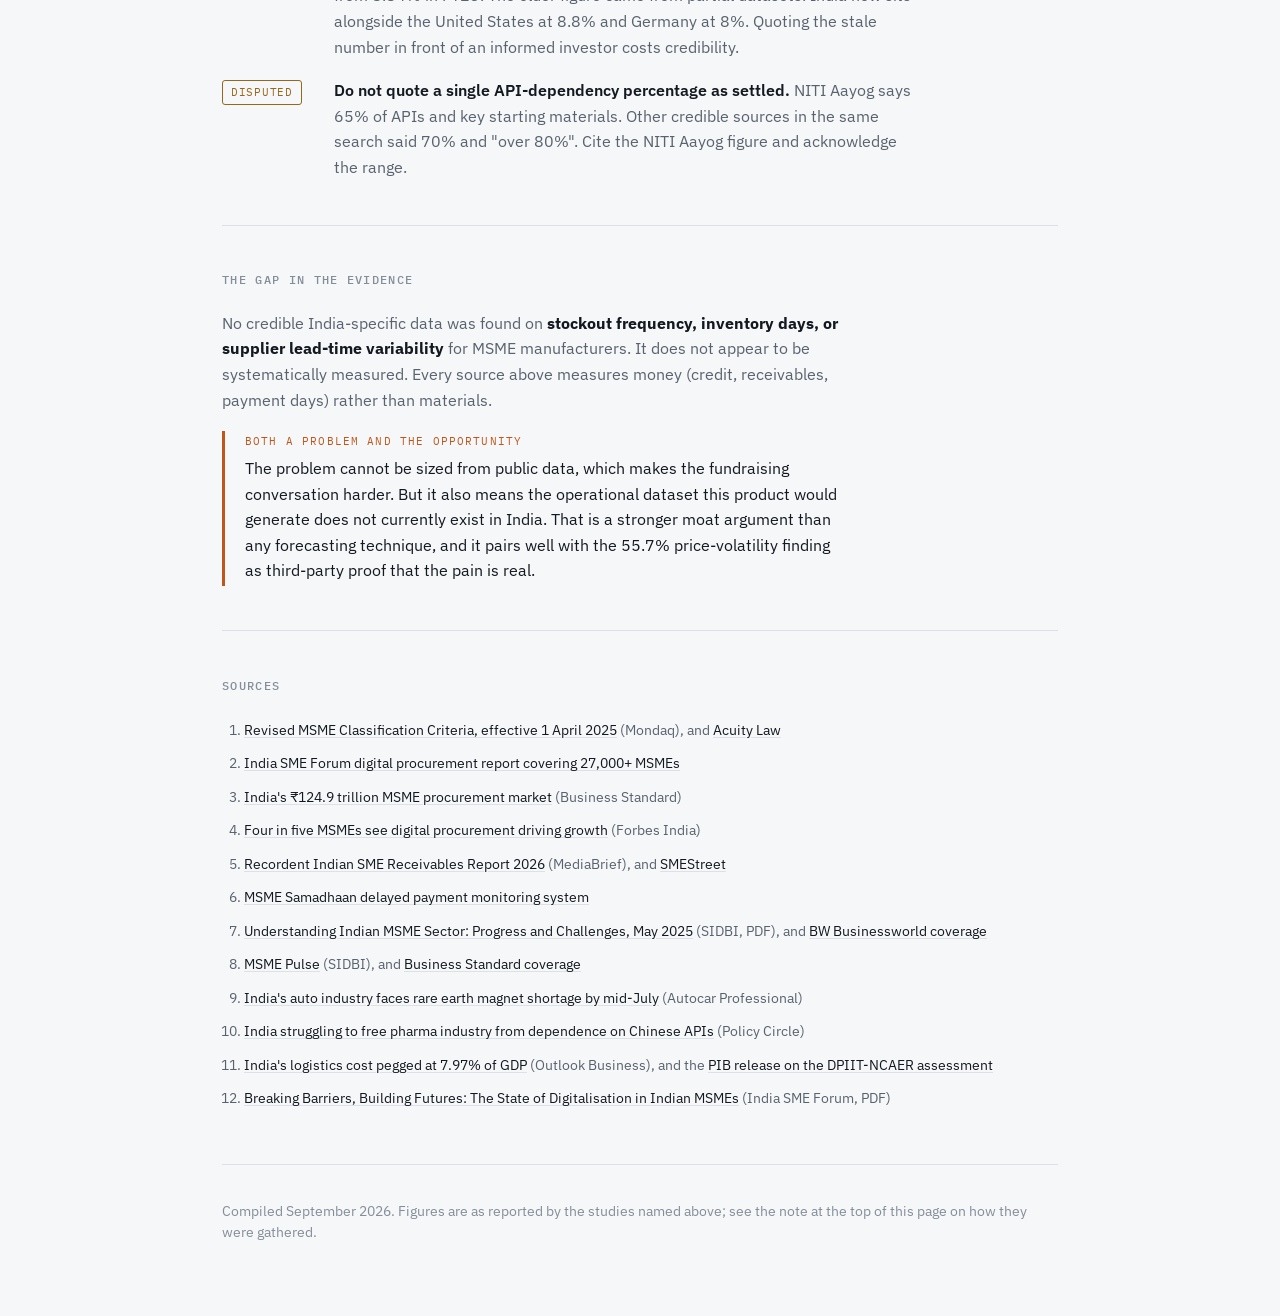
<file: market-research.html>
<!doctype html>
<html lang="en">
<head>
<meta charset="utf-8">
<meta name="viewport" content="width=device-width, initial-scale=1">
<meta name="description" content="Published evidence on supply chain risk for Indian manufacturers under Rs 100 crore turnover: procurement, working capital, credit and concentration risk, with sources.">
<link rel="icon" href="data:image/svg+xml,<svg xmlns='http://www.w3.org/2000/svg' viewBox='0 0 100 100'><text y='.9em' font-size='90'>%F0%9F%8F%AD</text></svg>">
<title>Market Research</title>
<link rel="preconnect" href="https://fonts.googleapis.com">
<link rel="preconnect" href="https://fonts.gstatic.com" crossorigin>
<link rel="stylesheet" href="https://fonts.googleapis.com/css2?family=IBM+Plex+Mono:wght@400;500&family=IBM+Plex+Sans:wght@400;500;600&display=swap">
<link rel="stylesheet" href="style.css">
</head>
<body>

<div class="wrap">

  <nav class="sitenav">
    <a href="./">System design</a>
    <a href="market-research.html" aria-current="page">Market research</a>
    <a href="demo.html">Demo</a>
  </nav>

  <header>
    <p class="kicker">Market research / India, MSME manufacturing</p>
    <h1>What manufacturers under &#8377;100 crore actually struggle with</h1>
    <p class="standfirst">Published evidence on supply chain risk in Indian micro and small manufacturing, gathered to test whether the system design is aimed at a real problem. Every figure is attributed.</p>
  </header>

  <section>
    <h2>How to read this</h2>
    <div class="notice">
      <p><b>These figures come from search-engine summaries of the cited reports and their news coverage, not from reading the primary documents.</b> The network used to compile this page could not retrieve the source PDFs directly.</p>
      <p>Numbers were cross-checked against multiple outlets where possible, and each one names its study and sample size below. Even so, <b>verify the headline figures against the primary sources before using them in a pitch or an investment memo.</b> Where sources disagree, that disagreement is stated rather than averaged away.</p>
    </div>
  </section>

  <section>
    <h2>The segment is a legal category</h2>
    <p style="max-width:62ch;color:var(--muted)">Notification S.O. 1364(E) of 21 March 2025, effective 1 April 2025, revised the MSME thresholds. "Under &#8377;100 crore turnover" is not an arbitrary cut: it is exactly the ceiling of the <strong style="color:var(--ink)">Small</strong> category, so the target segment is micro plus small enterprises as the state defines them.</p>
    <div class="tablewrap">
      <table>
        <thead>
          <tr><th>Class</th><th>Investment up to</th><th>Turnover up to</th></tr>
        </thead>
        <tbody>
          <tr><td>Micro</td><td class="note">&#8377;2.5 crore</td><td class="note">&#8377;10 crore</td></tr>
          <tr><td>Small</td><td class="note">&#8377;25 crore</td><td class="note">&#8377;100 crore</td></tr>
          <tr><td>Medium</td><td class="note">&#8377;125 crore</td><td class="note">&#8377;500 crore</td></tr>
        </tbody>
      </table>
    </div>
    <div class="implication">
      <span class="tag">Why it matters</span>
      <p>The segment maps onto Udyam registration data, statutory 45-day payment protection under the MSMED Act, and government scheme eligibility. All three are usable for targeting, and Udyam is a route into the cold-start problem.</p>
    </div>
  </section>

  <section>
    <h2>The findings</h2>

    <div class="finding">
      <h3>Price volatility is the number one procurement problem</h3>
      <p class="source-line">India SME Forum, <em>Digital Bharat: India Digital Procurement Report 2026</em> &#183; 27,000+ registered MSMEs &#183; built on Udyam registration data</p>

      <figure class="chart">
        <div class="figbox">
          <svg viewBox="0 0 680 200" role="img" aria-label="Bar chart of MSME procurement challenges by share of respondents citing each: price volatility 55.7 percent, managing multiple suppliers 37.6 percent, payment and credit constraints 35.6 percent, no single dependable vendor 33.4 percent." font-family="IBM Plex Sans, system-ui, sans-serif">

            <g stroke="currentColor" opacity="0.14" stroke-width="1">
              <line x1="366.67" y1="18" x2="366.67" y2="166"></line>
              <line x1="493.33" y1="18" x2="493.33" y2="166"></line>
              <line x1="620" y1="18" x2="620" y2="166"></line>
            </g>
            <line x1="240" y1="18" x2="240" y2="166" stroke="currentColor" opacity="0.35" stroke-width="1"></line>

            <g class="bar-row">
              <title>Price volatility: 55.7% of respondents</title>
              <path class="bar" d="M 240 24 H 588.77 A 4 4 0 0 1 592.77 28 V 42 A 4 4 0 0 1 588.77 46 H 240 Z" fill="var(--accent)"></path>
              <rect class="bar-hit" x="0" y="20" width="680" height="30"></rect>
            </g>
            <g class="bar-row">
              <title>Managing multiple suppliers: 37.6% of respondents</title>
              <path class="bar" d="M 240 62 H 474.13 A 4 4 0 0 1 478.13 66 V 80 A 4 4 0 0 1 474.13 84 H 240 Z" fill="var(--bar-muted)"></path>
              <rect class="bar-hit" x="0" y="58" width="680" height="30"></rect>
            </g>
            <g class="bar-row">
              <title>Payment and credit constraints: 35.6% of respondents</title>
              <path class="bar" d="M 240 100 H 461.47 A 4 4 0 0 1 465.47 104 V 118 A 4 4 0 0 1 461.47 122 H 240 Z" fill="var(--bar-muted)"></path>
              <rect class="bar-hit" x="0" y="96" width="680" height="30"></rect>
            </g>
            <g class="bar-row">
              <title>No single dependable vendor: 33.4% of respondents</title>
              <path class="bar" d="M 240 138 H 447.53 A 4 4 0 0 1 451.53 142 V 156 A 4 4 0 0 1 447.53 160 H 240 Z" fill="var(--bar-muted)"></path>
              <rect class="bar-hit" x="0" y="134" width="680" height="30"></rect>
            </g>

            <g fill="currentColor" font-size="12.5" text-anchor="end">
              <text x="224" y="39">Price volatility</text>
              <text x="224" y="77">Managing multiple suppliers</text>
              <text x="224" y="115">Payment and credit constraints</text>
              <text x="224" y="153">No single dependable vendor</text>
            </g>

            <g fill="currentColor" font-size="12.5" font-family="IBM Plex Mono, monospace" text-anchor="end">
              <text x="678" y="39" font-weight="500">55.7%</text>
              <text x="678" y="77" opacity="0.7">37.6%</text>
              <text x="678" y="115" opacity="0.7">35.6%</text>
              <text x="678" y="153" opacity="0.7">33.4%</text>
            </g>

            <g fill="currentColor" font-size="11" opacity="0.55" text-anchor="middle" font-family="IBM Plex Mono, monospace">
              <text x="240" y="184">0</text>
              <text x="366.67" y="184">20</text>
              <text x="493.33" y="184">40</text>
              <text x="620" y="184">60%</text>
            </g>
          </svg>
        </div>
        <figcaption>Share of MSMEs citing each procurement challenge. Respondents could select more than one, so shares do not sum to 100.</figcaption>
      </figure>

      <p style="margin-top:20px;color:var(--muted);max-width:62ch">The same report puts the MSME procurement economy at <strong style="color:var(--ink)">&#8377;124.9 trillion</strong>, notes that only <strong style="color:var(--ink)">30&#8211;40%</strong> of procurement spend moves through digital channels, and finds that over three-quarters of MSMEs spend <strong style="color:var(--ink)">&#8377;10 lakh to &#8377;1 crore every month</strong> on procurement.</p>

      <div class="implication">
        <span class="tag">Implication</span>
        <p>This is third-party validation for the commodity-signal layer, and it sizes the monthly decision the product would inform. Price volatility beating supplier management and credit says the pain is about <em>timing and cost of inputs</em>, which is precisely what the engine computes.</p>
      </div>
    </div>

    <div class="finding">
      <h3>Working capital is the binding constraint, not the motivation</h3>
      <p class="source-line">Recordent, <em>Indian SME Receivables Report 2026</em> &#183; ~1.1 lakh MSMEs &#183; 10 lakh+ transaction-level data points</p>
      <div class="tablewrap">
        <table>
          <thead><tr><th>Measure</th><th>Finding</th></tr></thead>
          <tbody>
            <tr><td>Average invoice payment cycle</td><td class="note"><strong>73 days</strong>, against the 45-day statutory limit</td></tr>
            <tr><td>Receivables overdue 360+ days</td><td class="note"><strong>&#8377;3.83 crore</strong> per firm on average</td></tr>
            <tr><td>Invoices issued at 0&#8211;30 day terms</td><td class="note"><strong>82.6%</strong></td></tr>
            <tr><td>MSME Samadhaan, pending</td><td class="note"><strong>&#8377;22,363.40 crore</strong> as of 17 July 2025, from 2.18 lakh applications since 2017</td></tr>
          </tbody>
        </table>
      </div>
      <p style="margin-top:18px;color:var(--muted);max-width:62ch">That third row carries the argument. Because 82.6% of invoices already carry terms of 30 days or less, the 73-day reality is buyer collection failure, not MSMEs offering generous credit.</p>
      <div class="implication">
        <span class="tag">Design constraint, not just context</span>
        <p>The engine will routinely compute "buy now, prices are rising" for a firm with &#8377;3.83 crore locked in ageing receivables and no cash to act on it. Being told to do the right thing you cannot afford destroys trust quickly. <strong>The working capital ceiling has to be a hard bound in the optimiser, not a soft cost term.</strong></p>
      </div>
    </div>

    <div class="finding">
      <h3>A &#8377;30 lakh crore credit gap, concentrated in the smallest firms</h3>
      <p class="source-line">SIDBI with Crisil Intelligence, <em>Understanding Indian MSME Sector: Progress and Challenges</em>, May 2025 &#183; 2,097 MSMEs across 19 sectors</p>
      <div class="tablewrap">
        <table>
          <thead><tr><th>Measure</th><th>Finding</th></tr></thead>
          <tbody>
            <tr><td>Addressable credit gap</td><td class="note"><strong>&#8377;30 lakh crore</strong>, about <strong>24%</strong> of total debt demand</td></tr>
            <tr><td>Total finance demand</td><td class="note">&#8377;123 lakh crore, of which debt demand is &#8377;92 lakh crore</td></tr>
            <tr><td>Availed no credit at all</td><td class="note">17% of MSMEs surveyed; a further 8% rely on informal sources</td></tr>
            <tr><td>Informal lending, micro units</td><td class="note"><strong>12%</strong>, against 2&#8211;3% for small and medium</td></tr>
            <tr><td>Digital loan access</td><td class="note">18%, though over 90% accept digital payments</td></tr>
          </tbody>
        </table>
      </div>
    </div>

    <div class="finding">
      <h3>Headline credit quality is improving, but not for this segment</h3>
      <p class="source-line">TransUnion CIBIL and SIDBI, <em>MSME Pulse</em> &#183; March 2025 and December 2025 editions</p>
      <p style="color:var(--muted);max-width:62ch">Aggregate delinquencies fell to a five-year low of <strong style="color:var(--ink)">1.79%</strong> in March 2025 on a &#8377;35.2 trillion portfolio growing 13% year on year, and stood at 1.87% in December 2025. That is the headline, and it is misleading for our purposes.</p>
      <p style="color:var(--muted);max-width:62ch">Read the segmentation instead. The improvement came from the &#8377;50 lakh to &#8377;50 crore exposure band. The <strong style="color:var(--ink)">sub-&#8377;50 lakh segment deteriorated</strong>, and unsecured business loans originated in March 2025 showed <strong style="color:var(--ink)">2.9x higher early delinquency</strong> than the overall book.</p>
      <div class="implication">
        <span class="tag">Implication</span>
        <p>The smallest firms in the target market are the stressed pocket even while the sector average looks healthy. Expect price sensitivity and short payback expectations at the micro end.</p>
      </div>
    </div>

    <div class="finding">
      <h3>Concentration risk, with a documented 2025 failure</h3>
      <p class="source-line">ICRA, SIAM and ACMA coverage of the rare-earth magnet export controls, 2025 &#183; NITI Aayog on pharmaceutical API dependency</p>
      <p style="color:var(--muted);max-width:62ch">The rare-earth magnet episode is the best-documented recent disruption, and it landed in exactly the tier-2 and tier-3 supplier layer this product would serve.</p>
      <div class="tablewrap">
        <table>
          <thead><tr><th>Signal</th><th>Detail</th></tr></thead>
          <tbody>
            <tr><td>Inventory held</td><td class="note">Only <strong>2 to 4 weeks</strong> of NdFeB magnet stock across manufacturers</td></tr>
            <tr><td>ICRA projection</td><td class="note">Automotive magnet inventories to run out by <strong>mid-July 2025</strong> after China tightened export controls</td></tr>
            <tr><td>SIAM warning</td><td class="note">ICE passenger-vehicle production cuts from July 2025; electric two-wheeler stocks of 1 to 1.5 months</td></tr>
            <tr><td>Policy response</td><td class="note">Cabinet approved a <strong>&#8377;7,280 crore</strong> rare-earth permanent magnet scheme, November 2025</td></tr>
            <tr><td>Pharma inputs</td><td class="note">NITI Aayog puts China dependence at <strong>65%</strong> of APIs and key starting materials; China was 43.45% of India's pharma imports in 2023-24</td></tr>
          </tbody>
        </table>
      </div>
      <p style="margin-top:18px;color:var(--muted);max-width:62ch">ACMA called the episode a "wake-up call" for auto component makers. Two to four weeks of cover is the whole argument for lead-time modelling: at that buffer, a three-week shift in a supplier's lead time is a production stop, not an inconvenience.</p>
    </div>

    <div class="finding">
      <h3>The adoption barrier is behavioural, not financial</h3>
      <p class="source-line">India SME Forum, <em>Breaking Barriers, Building Futures: The State of Digitalisation in Indian MSMEs</em> (META Report Card 2025) &#183; 7,835 respondents across 28 states and union territories</p>
      <div class="tablewrap">
        <table>
          <thead><tr><th>Measure</th><th>Finding</th></tr></thead>
          <tbody>
            <tr><td>Digitised core operations</td><td class="note"><strong>53.8%</strong> (4,218 of 7,835)</td></tr>
            <tr><td>See digital as mission-critical</td><td class="note">Only <strong>28.0%</strong> of the full sample</td></tr>
            <tr><td>Primary barrier cited</td><td class="note"><strong>36% say resistance to adopting new technology</strong>, not cost</td></tr>
          </tbody>
        </table>
      </div>
      <div class="implication">
        <span class="tag">Implication for go-to-market</span>
        <p>This should shape onboarding and pricing more than any modelling decision. A cheaper product does not solve a behavioural barrier. A product that demands no change in behaviour might, which argues for reading the existing ERP or Tally data rather than asking anyone to enter anything.</p>
      </div>
    </div>

  </section>

  <section>
    <h2>Two numbers not to repeat</h2>
    <div class="risks">
      <div class="risk">
        <div><span class="chip k">Superseded</span></div>
        <div><b>Logistics is not 13&#8211;14% of GDP.</b> The DPIIT and NCAER assessment, India's first systematic study, puts it at <b>7.97% of GDP in FY24</b> (&#8377;24.01 lakh crore), down from 8.84% in FY23. The older figure came from partial datasets. India now sits alongside the United States at 8.8% and Germany at 8%. Quoting the stale number in front of an informed investor costs credibility.</div>
      </div>
      <div class="risk">
        <div><span class="chip w">Disputed</span></div>
        <div><b>Do not quote a single API-dependency percentage as settled.</b> NITI Aayog says 65% of APIs and key starting materials. Other credible sources in the same search said 70% and "over 80%". Cite the NITI Aayog figure and acknowledge the range.</div>
      </div>
    </div>
  </section>

  <section>
    <h2>The gap in the evidence</h2>
    <p style="max-width:62ch;color:var(--muted)">No credible India-specific data was found on <strong style="color:var(--ink)">stockout frequency, inventory days, or supplier lead-time variability</strong> for MSME manufacturers. It does not appear to be systematically measured. Every source above measures money (credit, receivables, payment days) rather than materials.</p>
    <div class="implication">
      <span class="tag">Both a problem and the opportunity</span>
      <p>The problem cannot be sized from public data, which makes the fundraising conversation harder. But it also means the operational dataset this product would generate does not currently exist in India. That is a stronger moat argument than any forecasting technique, and it pairs well with the 55.7% price-volatility finding as third-party proof that the pain is real.</p>
    </div>
  </section>

  <section class="sources">
    <h2>Sources</h2>
    <ol>
      <li><a href="https://www.mondaq.com/india/contracts-and-commercial-law/1609934/revised-msme-classification-criteria-new-investment-and-turnover-thresholds-effective-from-april-1-2025">Revised MSME Classification Criteria, effective 1 April 2025</a> (Mondaq), and <a href="https://acuitylaw.co.in/revision-of-msme-classification-criteria-enhanced-investment-and-turnover-limits-effective-april-1-2025/">Acuity Law</a></li>
      <li><a href="https://www.telugutimes.net/en/bnews/india-sme-forum-launches-landmark-digital-procurement-report-covering-27000-msmes-355870.html">India SME Forum digital procurement report covering 27,000+ MSMEs</a></li>
      <li><a href="https://www.business-standard.com/amp/economy/news/india-s-124-9-trn-msme-procurement-mkt-offers-digital-growth-opportunity-126080601637_1.html">India's &#8377;124.9 trillion MSME procurement market</a> (Business Standard)</li>
      <li><a href="https://www.forbesindia.com/article/news/deep-dive/four-in-five-msmes-expect-digital-procurement-to-drive-growth/2996807/1">Four in five MSMEs see digital procurement driving growth</a> (Forbes India)</li>
      <li><a href="https://mediabrief.com/recordent-report-highlights-working-capital-stress-for-indian-smes-as-average-overdue-receivables-cross-%E2%82%B93-83-crore/">Recordent Indian SME Receivables Report 2026</a> (MediaBrief), and <a href="https://smestreet.in/infocus/indian-smes-face-mounting-working-capital-stress-as-average-overdue-receivables-cross-383-crore-recordent-12111904">SMEStreet</a></li>
      <li><a href="https://samadhaan.msme.gov.in/">MSME Samadhaan delayed payment monitoring system</a></li>
      <li><a href="https://www.sidbi.in/uploads/Understanding_Indian_MSME_sector_Progress_and_Challenges_13_05_25_Final.pdf">Understanding Indian MSME Sector: Progress and Challenges, May 2025</a> (SIDBI, PDF), and <a href="https://www.businessworld.in/article/sidbi-pegs-msme-credit-gap-at-rs-30-lakh-cr-24-of-demand-556647">BW Businessworld coverage</a></li>
      <li><a href="https://www.sidbi.in/msme-pulse">MSME Pulse</a> (SIDBI), and <a href="https://www.business-standard.com/finance/news/msme-delinquencies-fall-to-five-year-low-of-1-8-percent-in-march-125052201339_1.html">Business Standard coverage</a></li>
      <li><a href="https://www.autocarpro.in/news/indias-auto-industry-faces-rare-earth-magnet-shortage-by-mid-july-126960">India's auto industry faces rare earth magnet shortage by mid-July</a> (Autocar Professional)</li>
      <li><a href="https://www.policycircle.org/industry/apis-import-depencence-on-china/">India struggling to free pharma industry from dependence on Chinese APIs</a> (Policy Circle)</li>
      <li><a href="https://www.outlookbusiness.com/economy-and-policy/indias-logistics-cost-pegged-at-797-pc-of-gdp-in-first-systematic-study">India's logistics cost pegged at 7.97% of GDP</a> (Outlook Business), and the <a href="https://www.pib.gov.in/PressReleasePage.aspx?PRID=2168995&amp;reg=3&amp;lang=2">PIB release on the DPIIT-NCAER assessment</a></li>
      <li><a href="https://indiasmeforum.org/digishaastra/assets/docs/Final-META-Report-Card-2025.pdf">Breaking Barriers, Building Futures: The State of Digitalisation in Indian MSMEs</a> (India SME Forum, PDF)</li>
    </ol>
  </section>

  <footer>
    Compiled September 2026. Figures are as reported by the studies named above; see the note at the top of this page on how they were gathered.
  </footer>

</div>
</body>
</html>
</file>
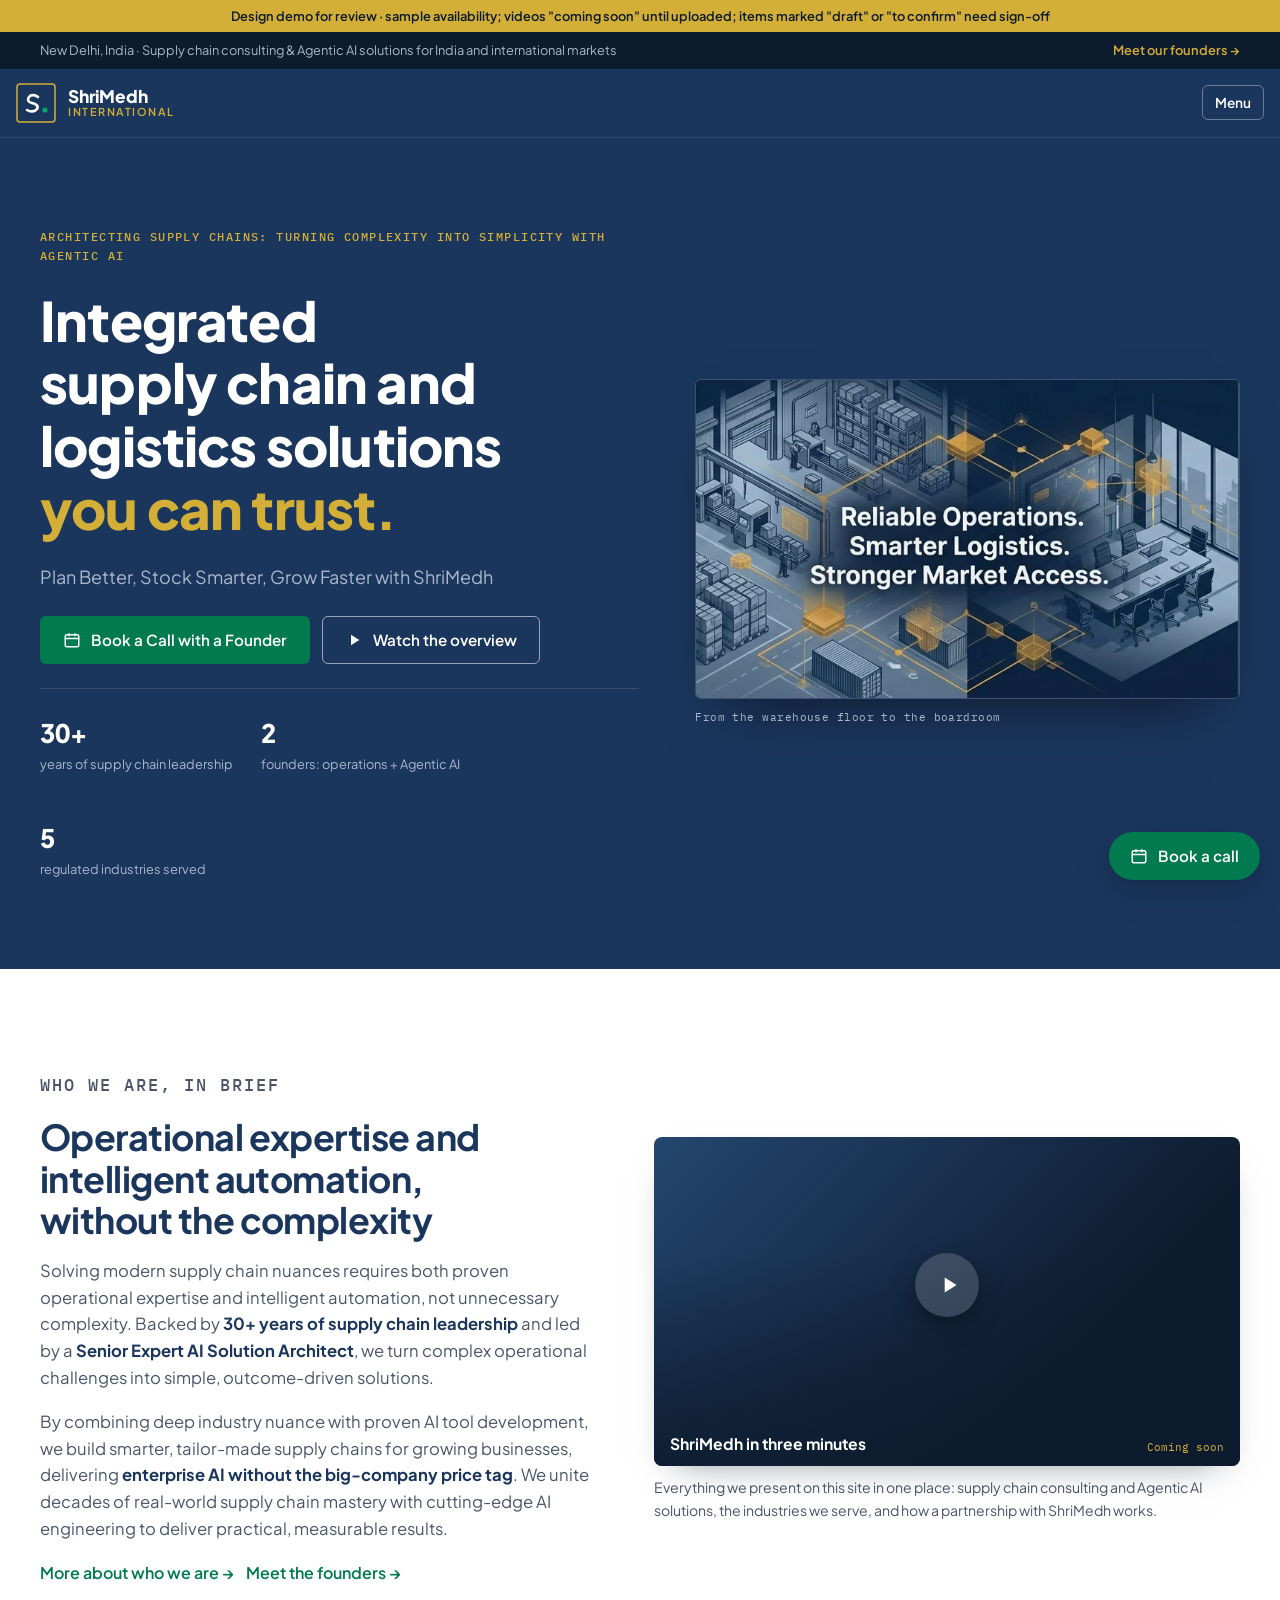
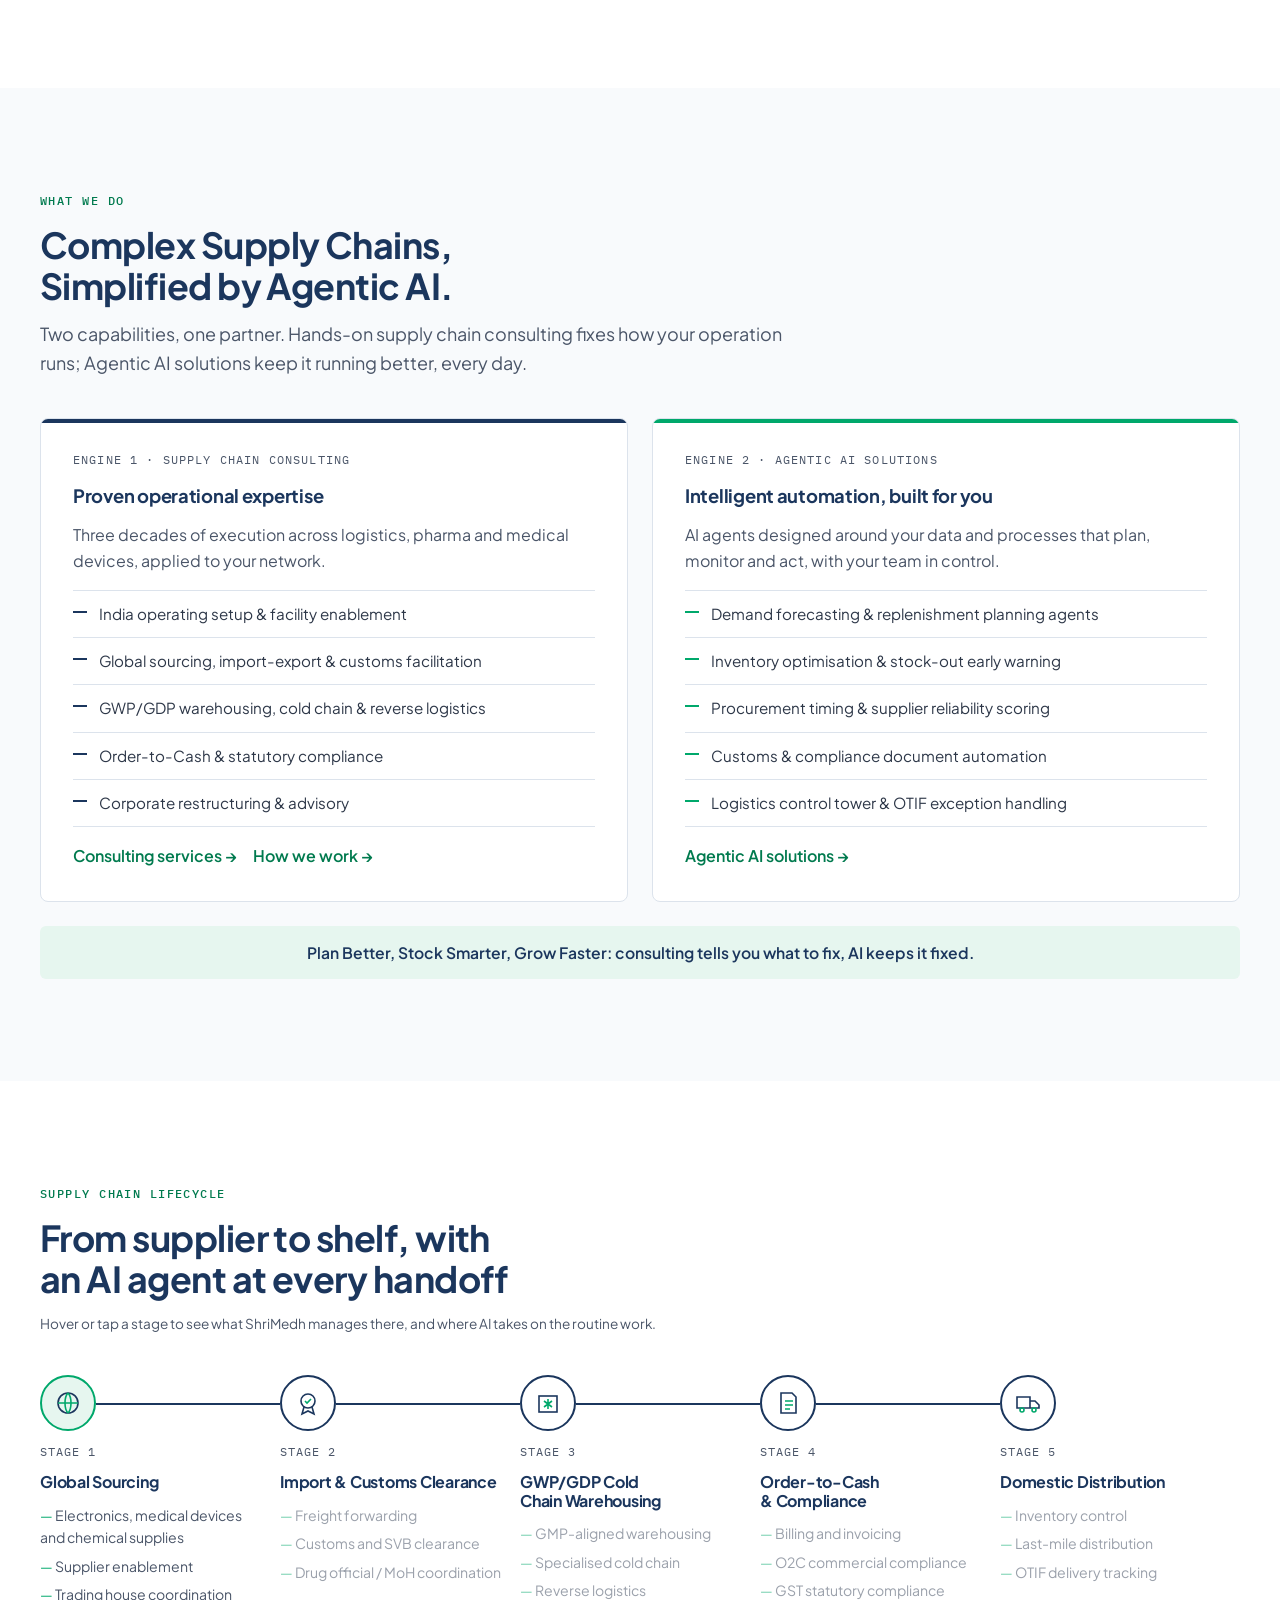
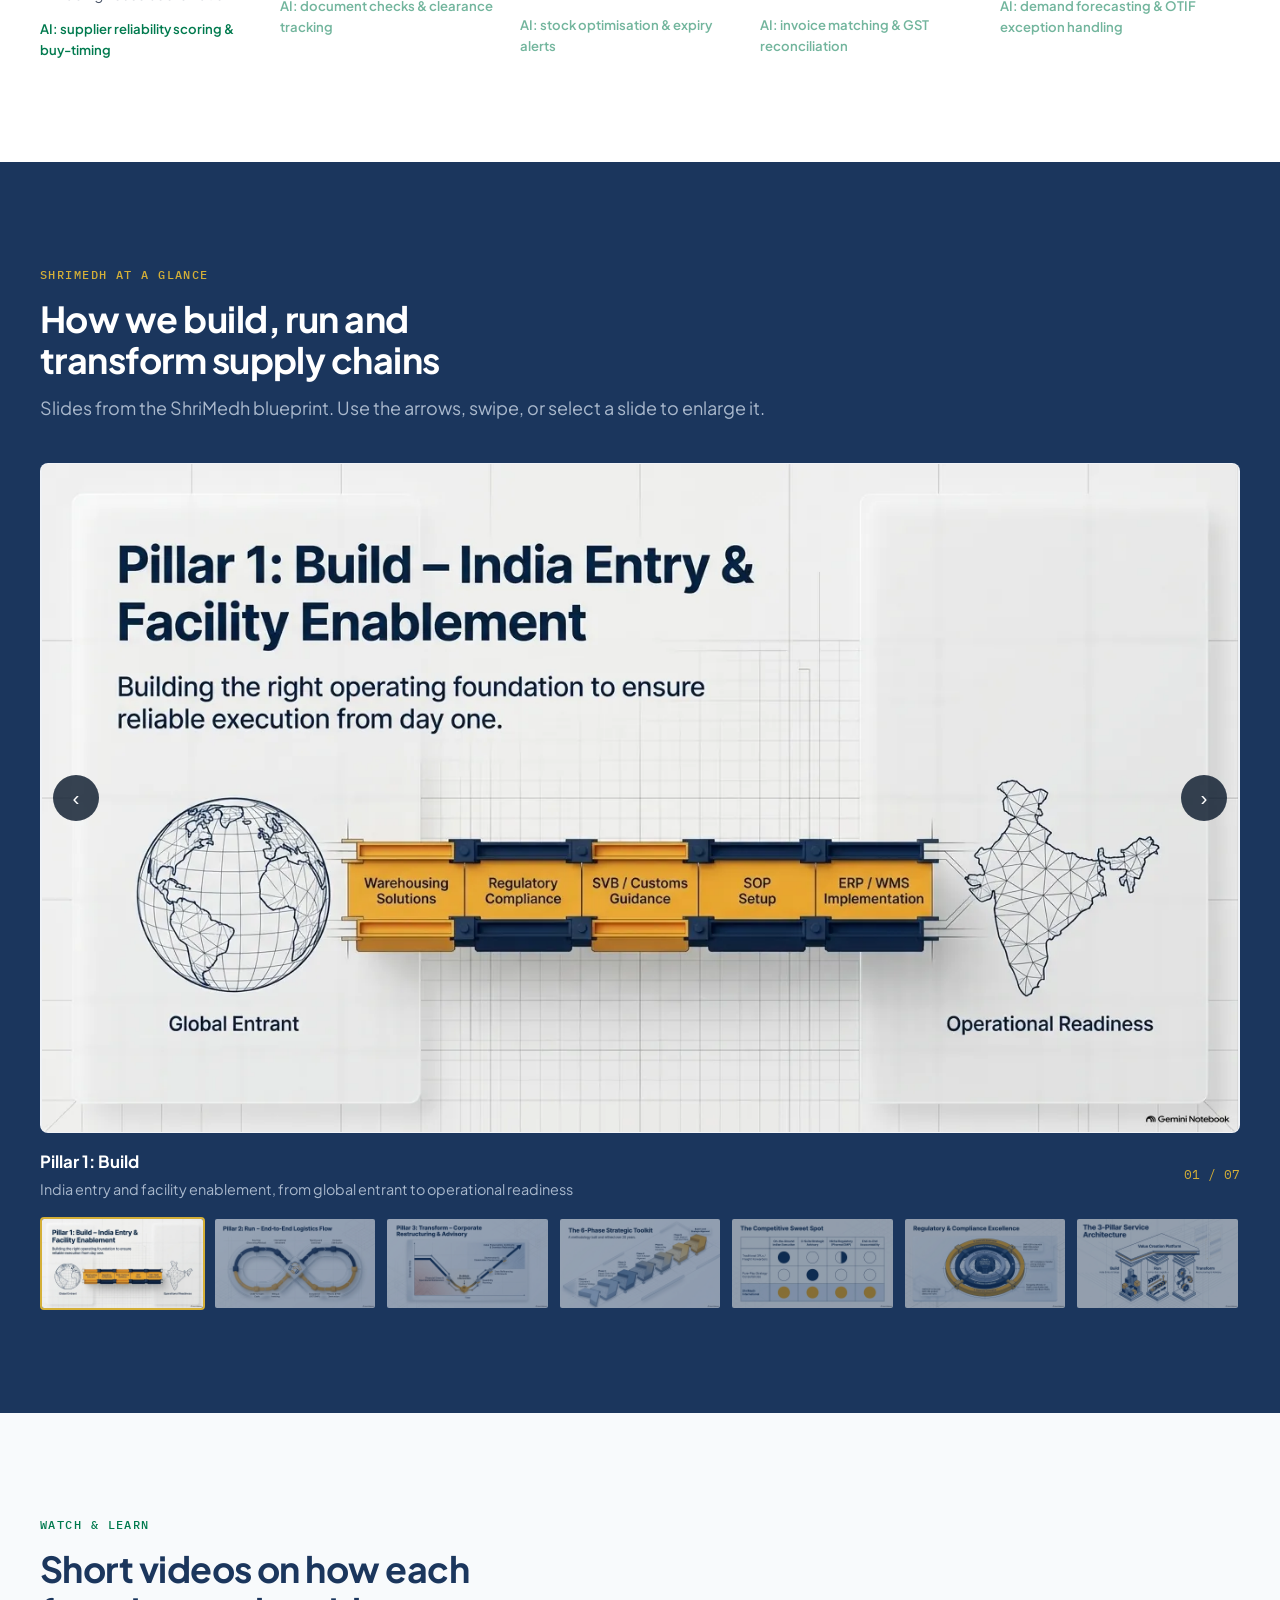
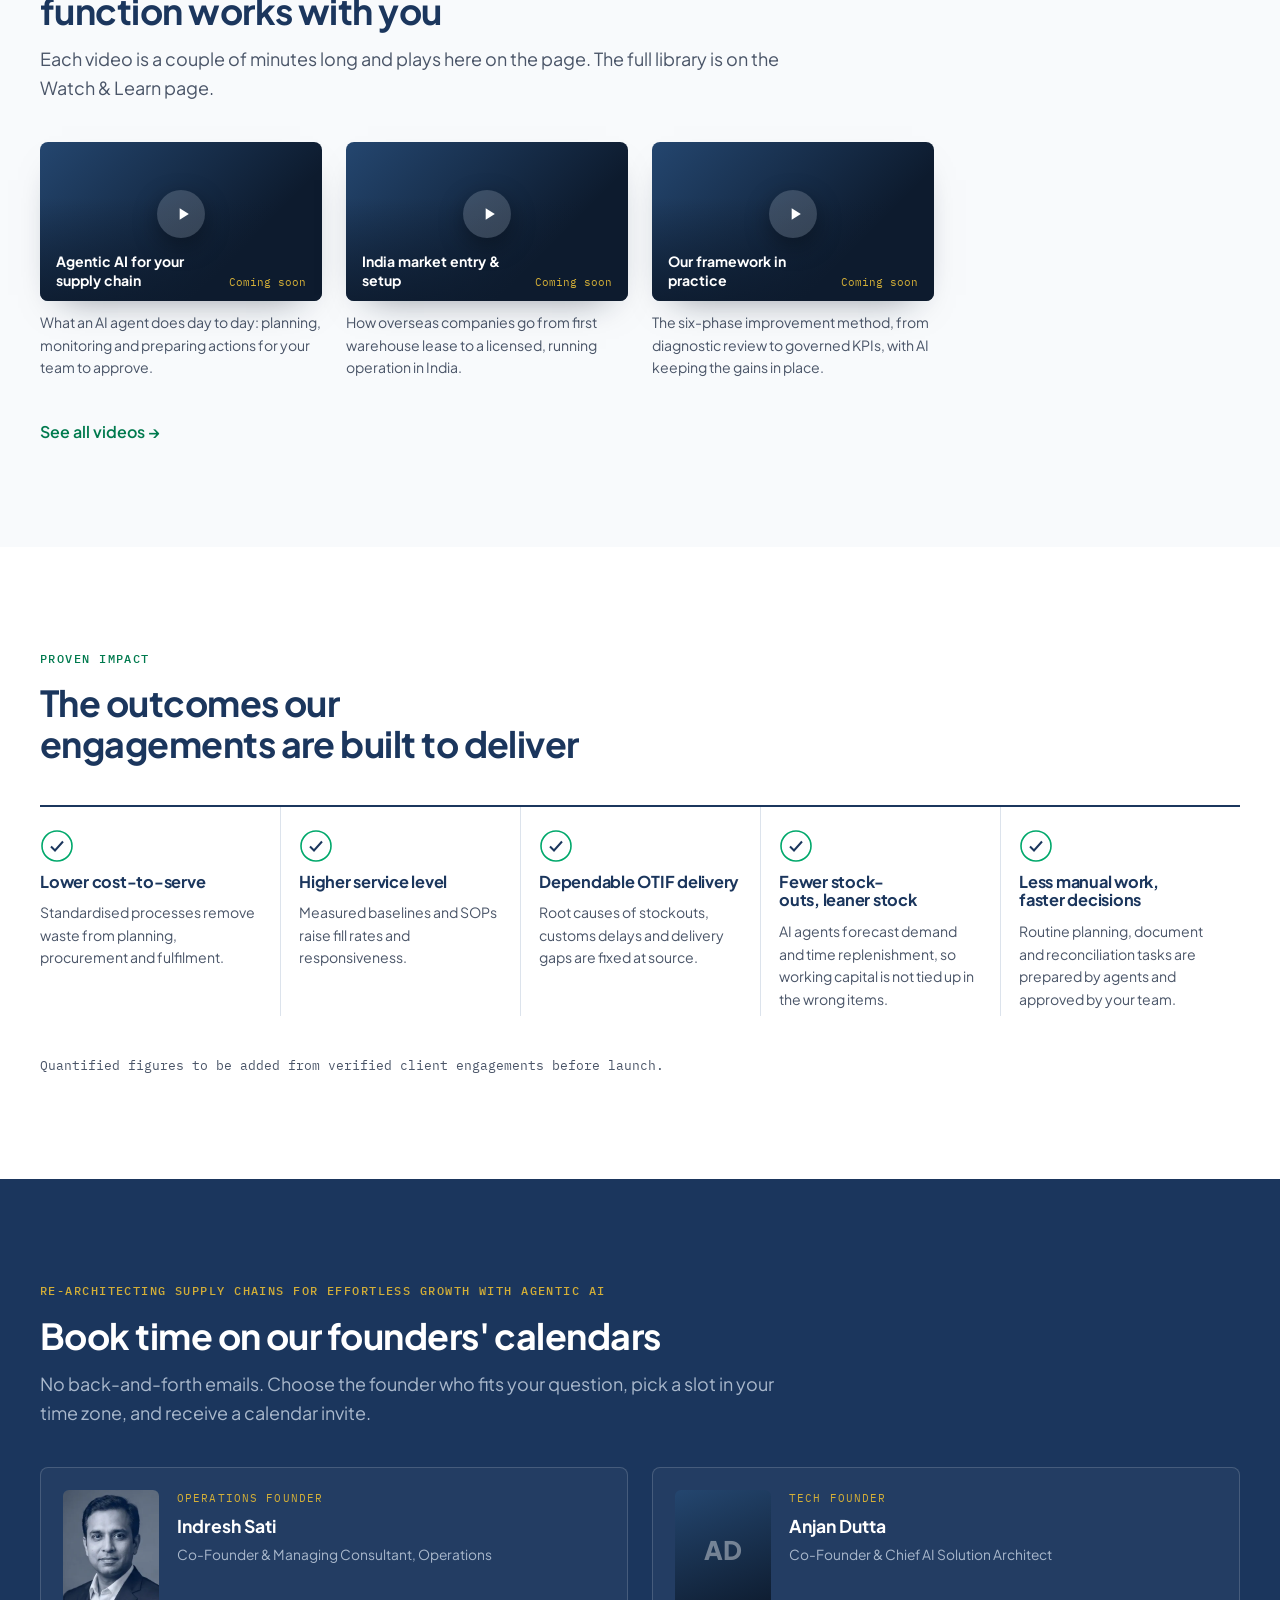
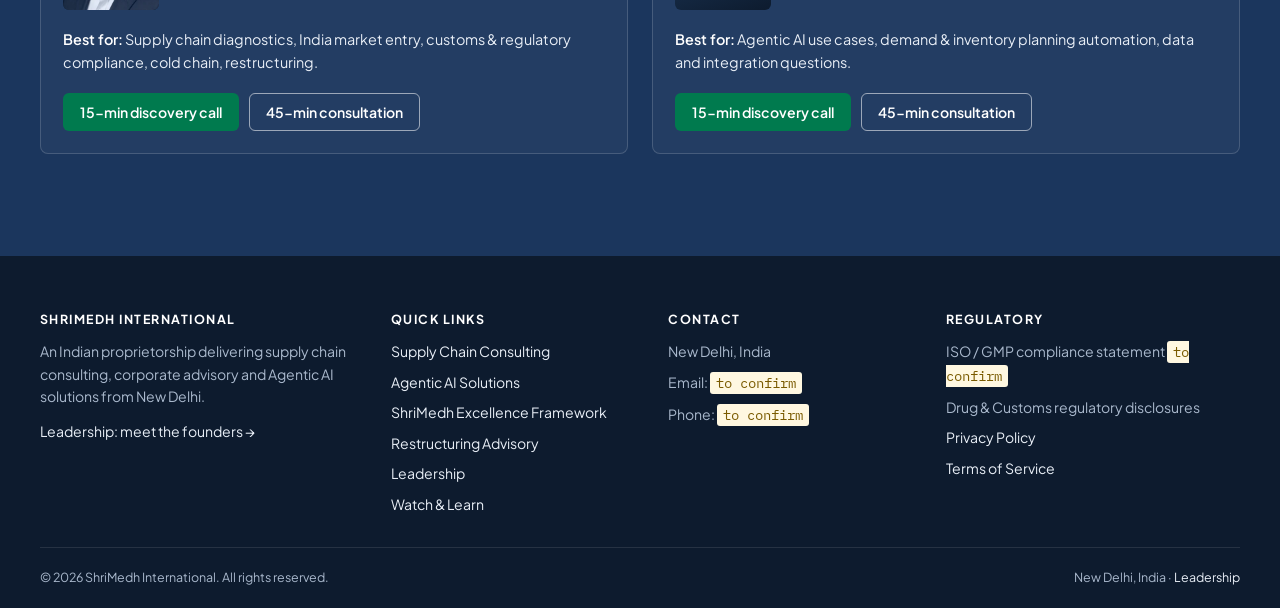
<file: shrimedh.html>
<!doctype html>
<html lang="en">
<head>
<meta charset="utf-8">
<meta name="viewport" content="width=device-width, initial-scale=1, viewport-fit=cover">
<meta name="description" content="ShriMedh International: supply chain consulting and Agentic AI solutions from New Delhi. Website design demo.">
<title>ShriMedh International</title>
<link rel="preconnect" href="https://fonts.googleapis.com">
<link rel="preconnect" href="https://fonts.gstatic.com" crossorigin>
<link rel="stylesheet" href="https://fonts.googleapis.com/css2?family=Plus+Jakarta+Sans:wght@400;500;600;700;800&family=IBM+Plex+Mono:wght@400;500&display=swap">
<style>
/* Layout: authority bands (navy, A&M / Hackett) alternate with airy white pillar grids (Kepler),
   results-first proof (Maine Pointe / TBM) and a founder-led, book-a-call voice (Supply Velocity / PraxiChain). */
:root {
  color-scheme: light;
  --navy: #1B365D;
  --navy-deep: #12253F;
  --navy-ink: #0D1B2E;
  --emerald: #00A86B;      /* brand emerald: icons, slot pills, metric marks */
  --emerald-btn: #007A4E;  /* darkened for white-text buttons (AA 5.3:1) */
  --emerald-tint: #E6F6EF;
  --gold: #D4AF37;         /* used on navy only: 5.8:1 */
  --slate: #4A5568;
  --ink: #2D3748;
  --line: #DCE3EC;
  --mist: #F8FAFC;
  --paper: #FFFFFF;
  --on-navy: #E8EEF6;
  --on-navy-mute: #A9B8CC;
  --danger: #B42318;

  --f-sans: "Plus Jakarta Sans", Inter, system-ui, -apple-system, "Segoe UI", sans-serif;
  --f-mono: "IBM Plex Mono", ui-monospace, "SFMono-Regular", Menlo, monospace;

  --gutter-l: max(16px, env(safe-area-inset-left, 0px));
  --gutter-r: max(16px, env(safe-area-inset-right, 0px));
  --maxw: 1200px;
}
*, *::before, *::after { box-sizing: border-box; }
[hidden] { display: none !important; }
html { scroll-behavior: smooth; }
@media (prefers-reduced-motion: reduce) { html { scroll-behavior: auto; } *, *::before, *::after { transition: none !important; animation: none !important; } }
body { margin: 0; background: var(--paper); color: var(--ink); font-family: var(--f-sans); font-size: 16px; line-height: 1.6; }
body::before { content: ""; position: fixed; inset: 0 0 auto; height: env(safe-area-inset-top, 0px); z-index: 60; background: var(--navy-ink); }
h1, h2, h3, h4 { color: var(--navy); line-height: 1.15; margin: 0; text-wrap: balance; letter-spacing: -0.015em; }
h1 { font-size: clamp(2rem, 4.6vw, 3.4rem); font-weight: 800; }
h2 { font-size: clamp(1.5rem, 2.8vw, 2.25rem); font-weight: 700; }
h3 { font-size: 1.15rem; font-weight: 700; }
p { margin: 0; }
a { color: inherit; }
:focus-visible { outline: 3px solid var(--emerald); outline-offset: 2px; border-radius: 4px; }
.eyebrow { font-family: var(--f-mono); font-size: .75rem; text-transform: uppercase; letter-spacing: .12em; color: var(--emerald-btn); font-weight: 500; }
.on-navy .eyebrow { color: var(--gold); }
.lede { font-size: 1.125rem; color: var(--slate); max-width: 62ch; }
.band { padding-left: var(--gutter-l); padding-right: var(--gutter-r); }
.inner { max-width: var(--maxw); margin: 0 auto; padding-block: clamp(56px, 8vw, 104px); display: grid; gap: 40px; }
.band.mist { background: var(--mist); }
.band.navy { background: var(--navy); color: var(--on-navy); }
.band.ink { background: var(--navy-ink); color: var(--on-navy); }
.on-navy h1, .on-navy h2, .on-navy h3 { color: #fff; }
.on-navy .lede { color: var(--on-navy-mute); }
.sec-head { display: grid; gap: 14px; max-width: 760px; }

/* Buttons */
.btn { display: inline-flex; align-items: center; gap: 10px; font: 600 .95rem/1 var(--f-sans); padding: 14px 22px; border-radius: 6px; border: 1.5px solid transparent; cursor: pointer; text-decoration: none; transition: background .15s, border-color .15s, transform .15s; }
.btn:hover { transform: translateY(-1px); }
.btn-primary { background: var(--emerald-btn); color: #fff; }
.btn-primary:hover { background: #00663F; }
.btn-ghost { background: transparent; color: var(--navy); border-color: var(--navy); }
.on-navy .btn-ghost { color: #fff; border-color: rgba(255,255,255,.55); }
.on-navy .btn-ghost:hover { border-color: #fff; }
.btn svg { width: 18px; height: 18px; flex: none; }
.arrow-link { font-weight: 600; color: var(--emerald-btn); text-decoration: none; display: inline-flex; gap: 6px; align-items: center; }
.arrow-link:hover { text-decoration: underline; }

/* Header */
.topbar { background: var(--navy-ink); color: var(--on-navy-mute); font-size: .8rem; }
.topbar .row { max-width: var(--maxw); margin: 0 auto; display: flex; justify-content: space-between; gap: 16px; padding-block: 8px; flex-wrap: wrap; }
.topbar b { color: var(--gold); font-weight: 600; }
header.site { position: sticky; top: env(safe-area-inset-top, 0px); z-index: 50; background: var(--navy); color: #fff; box-shadow: 0 1px 0 rgba(255,255,255,.08); }
header.site .row { max-width: 1320px; margin: 0 auto; display: flex; align-items: center; gap: 24px; padding-block: 14px; }
.brand { display: flex; align-items: center; gap: 12px; text-decoration: none; color: #fff; flex: none; }
.brand-mark { width: 40px; height: 40px; }
.brand-name { display: grid; line-height: 1.1; }
.brand-name strong { font-size: 1.08rem; font-weight: 800; letter-spacing: -.01em; }
.brand-name span { font-size: .68rem; letter-spacing: .14em; text-transform: uppercase; color: var(--gold); font-weight: 600; }
nav.primary { display: flex; gap: 2px; margin-left: auto; }
nav.primary a { color: var(--on-navy); text-decoration: none; font-size: .86rem; font-weight: 500; padding: 8px 8px; white-space: nowrap; border-radius: 4px; position: relative; }
nav.primary a:hover { background: rgba(255,255,255,.07); }
nav.primary a[aria-current="page"] { color: #fff; }
nav.primary a[aria-current="page"]::after { content: ""; position: absolute; left: 10px; right: 10px; bottom: 2px; height: 2px; background: var(--gold); }
header.site .btn { padding: 11px 16px; font-size: .88rem; flex: none; }
.menu-btn { display: none; margin-left: auto; background: none; border: 1px solid rgba(255,255,255,.35); color: #fff; border-radius: 6px; padding: 8px 12px; font: 600 .85rem var(--f-sans); cursor: pointer; }
@media (max-width: 1360px) {
  .menu-btn { display: inline-block; }
  nav.primary { display: none; width: 100%; order: 3; margin: 0; flex-direction: column; }
  nav.primary.open { display: flex; }
  header.site .row { flex-wrap: wrap; }
  header.site .btn.cta-head { display: none; }
}

/* Hero */
.hero .inner { grid-template-columns: minmax(0, 1.1fr) minmax(0, 1fr); align-items: center; gap: 56px; padding-block: clamp(56px, 7vw, 96px); }
.hero h1 { color: #fff; }
.hero h1 em { font-style: normal; color: var(--gold); }
.hero-copy { display: grid; gap: 24px; }
.hero-ctas { display: flex; gap: 12px; flex-wrap: wrap; }
.hero-proof { display: flex; gap: 28px; flex-wrap: wrap; padding-top: 8px; border-top: 1px solid rgba(255,255,255,.12); }
.hero-proof div { display: grid; padding-top: 16px; }
.hero-proof b { font-size: 1.6rem; font-weight: 800; color: #fff; font-variant-numeric: tabular-nums; }
.hero-proof span { font-size: .8rem; color: var(--on-navy-mute); }
.panels { display: grid; grid-template-columns: repeat(3, minmax(0, 1fr)); gap: 10px; aspect-ratio: 4 / 3.4; max-width: 100%; }
.panel { position: relative; border-radius: 4px; overflow: hidden; background: linear-gradient(180deg, #24466F, #142A47); display: grid; align-content: end; padding: 14px; border: 1px solid rgba(255,255,255,.08); }
.panel:nth-child(2) { transform: translateY(-22px); }
.panel svg.scene { position: absolute; inset: 0; width: 100%; height: 100%; }
.panel .cap { position: relative; font-family: var(--f-mono); font-size: .68rem; letter-spacing: .08em; text-transform: uppercase; color: var(--on-navy); }
.panel .cap b { display: block; color: var(--emerald); font-weight: 500; }
.img-note { font-family: var(--f-mono); font-size: .7rem; color: var(--on-navy-mute); grid-column: 1 / -1; }
@media (max-width: 860px) { .hero .inner { grid-template-columns: minmax(0, 1fr); } .panel:nth-child(2) { transform: none; } }

/* Pillars */
.pillars { display: grid; grid-template-columns: repeat(4, minmax(0, 1fr)); border-top: 1px solid var(--line); }
.pillar { padding: 28px 24px 28px 0; display: grid; gap: 14px; align-content: start; border-right: 1px solid var(--line); padding-left: 24px; text-decoration: none; transition: background .15s; }
.pillar:first-child { padding-left: 0; }
.pillar:last-child { border-right: 0; }
.pillar:hover { background: linear-gradient(180deg, var(--emerald-tint), transparent 70%); }
.pillar .ico { width: 44px; height: 44px; }
.pillar p { color: var(--slate); font-size: .95rem; }
.pillar .arrow-link { margin-top: 4px; }
@media (max-width: 960px) { .pillars { grid-template-columns: repeat(2, minmax(0, 1fr)); } .pillar { padding: 24px 16px; border-bottom: 1px solid var(--line); } .pillar:first-child { padding-left: 16px; } .pillar:nth-child(2n) { border-right: 0; } }
@media (max-width: 560px) { .pillars { grid-template-columns: minmax(0, 1fr); } .pillar { border-right: 0; } }

/* Lifecycle */
.lifecycle { overflow-x: auto; }
.lc-track { display: grid; grid-template-columns: repeat(5, minmax(170px, 1fr)); gap: 0; min-width: 860px; position: relative; }
.lc-node { position: relative; padding: 0 16px 0 0; display: grid; gap: 12px; align-content: start; cursor: default; }
.lc-node .dot { width: 56px; height: 56px; border-radius: 50%; background: var(--paper); border: 2px solid var(--navy); display: grid; place-items: center; position: relative; z-index: 1; transition: background .15s, border-color .15s; }
.lc-node .dot svg { width: 26px; height: 26px; }
.lc-node::before { content: ""; position: absolute; top: 28px; left: 56px; right: 0; height: 2px; background: var(--navy); }
.lc-node:last-child::before { display: none; }
.lc-node .num { font-family: var(--f-mono); font-size: .72rem; color: var(--slate); letter-spacing: .08em; }
.lc-node h3 { font-size: 1rem; }
.lc-node ul { margin: 0; padding: 0; list-style: none; display: grid; gap: 6px; font-size: .88rem; color: var(--slate); opacity: .55; transition: opacity .2s; }
.lc-node ul li::before { content: "— "; color: var(--emerald); }
.lc-node:hover ul, .lc-node:focus-within ul, .lc-node.active ul { opacity: 1; }
.lc-node:hover .dot, .lc-node.active .dot { background: var(--emerald-tint); border-color: var(--emerald); }
.lc-hint { font-size: .85rem; color: var(--slate); }

/* Founder */
.founder { grid-template-columns: minmax(0, 340px) minmax(0, 1fr); align-items: center; gap: 56px; }
.portrait { aspect-ratio: 4 / 5; max-width: 100%; background: linear-gradient(160deg, #24466F, var(--navy-ink)); border-radius: 4px; position: relative; display: grid; place-items: center; overflow: hidden; }
.portrait .mono { font-size: 5rem; font-weight: 800; color: rgba(255,255,255,.12); letter-spacing: -.04em; }
.portrait .ph { position: absolute; top: 14px; left: 14px; font-family: var(--f-mono); font-size: .66rem; color: var(--on-navy-mute); letter-spacing: .08em; text-transform: uppercase; }
.badge { position: absolute; left: 16px; right: 16px; bottom: 16px; border: 1.5px solid var(--gold); padding: 14px 16px; background: rgba(13,27,46,.82); display: grid; gap: 2px; }
.badge b { color: var(--gold); font-size: 2rem; font-weight: 800; line-height: 1; }
.badge span { color: #fff; font-size: .8rem; line-height: 1.4; }
blockquote { margin: 0; font-size: clamp(1.15rem, 2vw, 1.45rem); line-height: 1.45; color: #fff; font-weight: 500; max-width: 40ch; }
.founder-copy { display: grid; gap: 22px; }
.founder-copy .name { font-weight: 700; color: #fff; }
.founder-copy .role { color: var(--on-navy-mute); font-size: .9rem; }
.chips { display: flex; flex-wrap: wrap; gap: 8px; list-style: none; margin: 0; padding: 0; }
.chips li { font-size: .8rem; border: 1px solid rgba(255,255,255,.22); color: var(--on-navy); padding: 6px 11px; border-radius: 99px; }
.mist .chips li, .chips.light li { border-color: var(--line); color: var(--navy); background: var(--paper); }
@media (max-width: 820px) { .founder { grid-template-columns: minmax(0, 1fr); } .portrait { max-width: 340px; } }

/* Outcomes (Maine Pointe/TBM results band) */
.outcomes { display: grid; grid-template-columns: repeat(5, minmax(0, 1fr)); gap: 0; border-top: 2px solid var(--navy); }
.outcome { padding: 22px 18px 6px 0; display: grid; gap: 10px; align-content: start; }
.outcome + .outcome { padding-left: 18px; border-left: 1px solid var(--line); }
.outcome .mark { width: 34px; height: 34px; }
.outcome h3 { font-size: 1.02rem; }
.outcome p { font-size: .88rem; color: var(--slate); }
@media (max-width: 960px) { .outcomes { grid-template-columns: repeat(2, minmax(0, 1fr)); } .outcome, .outcome + .outcome { padding: 20px 16px; border-left: 0; border-bottom: 1px solid var(--line); } }
@media (max-width: 520px) { .outcomes { grid-template-columns: minmax(0, 1fr); } }
.source-note { font-size: .8rem; color: var(--slate); font-family: var(--f-mono); }

/* CTA band */
.cta-band .inner { grid-template-columns: minmax(0, 1fr) auto; align-items: center; padding-block: 64px; }
.cta-band h2 { color: #fff; }
.cta-band p { color: var(--on-navy-mute); margin-top: 10px; max-width: 58ch; }
.cta-band .opts { display: flex; gap: 12px; flex-wrap: wrap; }
@media (max-width: 760px) { .cta-band .inner { grid-template-columns: minmax(0, 1fr); } }

/* Page header (inner pages) */
.page-head .inner { padding-block: clamp(48px, 6vw, 80px); gap: 18px; }
.crumbs { font-family: var(--f-mono); font-size: .75rem; color: var(--on-navy-mute); letter-spacing: .06em; }

/* Generic grids */
.grid-2 { display: grid; grid-template-columns: repeat(2, minmax(0, 1fr)); gap: 40px; }
.grid-3 { display: grid; grid-template-columns: repeat(3, minmax(0, 1fr)); gap: 24px; }
@media (max-width: 860px) { .grid-2, .grid-3 { grid-template-columns: minmax(0, 1fr); } }
.card { background: var(--paper); border: 1px solid var(--line); border-radius: 6px; padding: 26px; display: grid; gap: 12px; align-content: start; }
.card p, .card li { color: var(--slate); font-size: .95rem; }
.card ul { margin: 0; padding-left: 18px; display: grid; gap: 6px; }
.facts { display: grid; gap: 0; border-top: 1px solid var(--line); align-content: start; margin: 0; }
.facts div { display: grid; grid-template-columns: minmax(0, 200px) minmax(0, 1fr); gap: 16px; padding: 14px 0; border-bottom: 1px solid var(--line); font-size: .95rem; }
.facts dt { font-weight: 600; color: var(--navy); }
.facts dd { margin: 0; color: var(--slate); }
@media (max-width: 560px) { .facts div { grid-template-columns: minmax(0, 1fr); gap: 4px; } }

/* Framework wheel */
.fw-wheel { grid-template-columns: minmax(0, 1fr) minmax(0, 1fr); align-items: center; gap: 48px; }
.wheel-wrap { max-width: 520px; width: 100%; justify-self: center; }
.wheel { width: 100%; height: auto; display: block; }
.wheel .seg { cursor: pointer; transition: fill .2s; }
.wheel .seg:focus { outline: none; }
.wheel .seg:focus-visible { stroke: var(--gold); stroke-width: 3; }
.wheel text { pointer-events: none; font-family: var(--f-sans); }
.phase-panel { display: grid; gap: 16px; min-height: 340px; align-content: start; }
.phase-panel .ph-num { font-family: var(--f-mono); color: var(--emerald-btn); font-size: .8rem; letter-spacing: .1em; }
.phase-panel dl { margin: 0; display: grid; gap: 14px; }
.phase-panel dt { font-size: .75rem; text-transform: uppercase; letter-spacing: .1em; color: var(--slate); font-weight: 600; }
.phase-panel dd { margin: 4px 0 0; color: var(--ink); }
.phase-steps { display: flex; gap: 6px; flex-wrap: wrap; }
.phase-steps button { font: 600 .8rem var(--f-mono); border: 1px solid var(--line); background: var(--paper); color: var(--navy); border-radius: 4px; padding: 6px 10px; cursor: pointer; }
.phase-steps button[aria-pressed="true"] { background: var(--navy); color: #fff; border-color: var(--navy); }
@media (max-width: 860px) { .fw-wheel { grid-template-columns: minmax(0, 1fr); } .phase-panel { min-height: 0; } }
.table-wrap { overflow-x: auto; border: 1px solid var(--line); border-radius: 6px; }
table { width: 100%; border-collapse: collapse; min-width: 640px; font-size: .92rem; }
th, td { text-align: left; padding: 14px 16px; border-bottom: 1px solid var(--line); vertical-align: top; }
th { background: var(--navy); color: #fff; font-weight: 600; font-size: .8rem; letter-spacing: .04em; }
tr:last-child td { border-bottom: 0; }
td:first-child { font-weight: 600; color: var(--navy); white-space: nowrap; }
.toolkit { counter-reset: tk; display: grid; grid-template-columns: repeat(auto-fit, minmax(220px, 1fr)); gap: 0; border-top: 1px solid var(--line); list-style: none; margin: 0; padding: 0; }
.toolkit li { counter-increment: tk; padding: 18px 16px 18px 0; border-bottom: 1px solid var(--line); display: grid; grid-template-columns: 36px minmax(0, 1fr); gap: 8px; font-weight: 600; color: var(--navy); }
.toolkit li::before { content: counter(tk, decimal-leading-zero); font-family: var(--f-mono); color: var(--emerald-btn); font-weight: 500; font-size: .85rem; padding-top: 2px; }

/* Solutions tabs */
.tabs { display: grid; grid-template-columns: minmax(0, 300px) minmax(0, 1fr); gap: 40px; align-items: start; }
.tablist { display: grid; gap: 2px; border-left: 2px solid var(--line); }
.tablist button { text-align: left; background: none; border: 0; border-left: 3px solid transparent; margin-left: -2px; padding: 14px 18px; font: 600 .95rem/1.35 var(--f-sans); color: var(--slate); cursor: pointer; }
.tablist button:hover { color: var(--navy); }
.tablist button[aria-selected="true"] { color: var(--navy); border-left-color: var(--emerald); background: var(--emerald-tint); }
.tabpanel { display: grid; gap: 18px; }
.tabpanel ul { margin: 0; padding: 0; list-style: none; display: grid; grid-template-columns: repeat(2, minmax(0, 1fr)); gap: 0 28px; }
.tabpanel li { padding: 12px 0 12px 28px; border-bottom: 1px solid var(--line); position: relative; color: var(--ink); font-size: .95rem; }
.tabpanel li::before { content: ""; position: absolute; left: 0; top: 19px; width: 14px; height: 2px; background: var(--emerald); }
@media (max-width: 860px) { .tabs { grid-template-columns: minmax(0, 1fr); } .tablist { border-left: 0; grid-auto-flow: column; grid-auto-columns: max-content; overflow-x: auto; border-bottom: 2px solid var(--line); } .tablist button { border-left: 0; border-bottom: 3px solid transparent; margin: 0 0 -2px; white-space: nowrap; } .tablist button[aria-selected="true"] { border-bottom-color: var(--emerald); } .tabpanel ul { grid-template-columns: minmax(0, 1fr); } }

/* Industries */
.ind-grid { display: grid; grid-template-columns: repeat(auto-fit, minmax(210px, 1fr)); gap: 16px; }
.ind { border: 1px solid var(--line); border-radius: 6px; padding: 22px; display: grid; gap: 10px; align-content: start; background: var(--paper); }
.ind svg { width: 40px; height: 40px; }
.ind p { font-size: .9rem; color: var(--slate); }

/* Contact */
.contact-grid { grid-template-columns: minmax(0, 1fr) minmax(0, 1fr); gap: 48px; }
@media (max-width: 860px) { .contact-grid { grid-template-columns: minmax(0, 1fr); } }
.tbc { font-family: var(--f-mono); font-size: .85rem; background: #FFF8E1; color: #7A5B00; padding: 2px 6px; border-radius: 3px; }

/* Footer */
footer.site { background: var(--navy-ink); color: var(--on-navy-mute); font-size: .88rem; }
footer .cols { max-width: var(--maxw); margin: 0 auto; padding-block: 56px 32px; display: grid; grid-template-columns: 1.3fr 1fr 1fr 1.2fr; gap: 32px; }
footer h4 { color: #fff; font-size: .78rem; text-transform: uppercase; letter-spacing: .12em; margin-bottom: 14px; }
footer ul { list-style: none; margin: 0; padding: 0; display: grid; gap: 8px; }
footer a { color: var(--on-navy); text-decoration: none; }
footer a:hover { color: #fff; text-decoration: underline; }
footer .legal { max-width: var(--maxw); margin: 0 auto; border-top: 1px solid rgba(255,255,255,.1); padding-block: 20px calc(20px + env(safe-area-inset-bottom, 0px)); display: flex; justify-content: space-between; gap: 16px; flex-wrap: wrap; font-size: .78rem; }
@media (max-width: 860px) { footer .cols { grid-template-columns: repeat(2, minmax(0, 1fr)); } }
@media (max-width: 520px) { footer .cols { grid-template-columns: minmax(0, 1fr); } }

/* Floating widget */
.fab { position: fixed; right: calc(20px + env(safe-area-inset-right, 0px)); bottom: calc(20px + env(safe-area-inset-bottom, 0px)); z-index: 70; box-shadow: 0 10px 30px rgba(13,27,46,.35); border-radius: 99px; padding: 14px 20px; }

/* Demo banner */
.demo-flag { background: var(--gold); color: var(--navy-ink); font-size: .8rem; font-weight: 600; text-align: center; padding: 6px 16px; }

/* Booking modal */
.modal-back { position: fixed; inset: 0; background: rgba(13,27,46,.62); z-index: 100; display: grid; place-items: center; padding: max(12px, env(safe-area-inset-top, 0px)) max(12px, env(safe-area-inset-right, 0px)) max(12px, env(safe-area-inset-bottom, 0px)) max(12px, env(safe-area-inset-left, 0px)); }
.modal { background: var(--paper); width: min(860px, 100%); max-height: 100%; overflow: auto; border-radius: 8px; display: grid; grid-template-rows: auto 1fr; }
.modal-head { background: var(--navy); color: #fff; padding: 18px 22px; display: flex; justify-content: space-between; align-items: center; gap: 16px; position: sticky; top: 0; z-index: 2; }
.modal-head h2 { color: #fff; font-size: 1.15rem; }
.modal-head .steps { font-family: var(--f-mono); font-size: .72rem; color: var(--on-navy-mute); letter-spacing: .06em; }
.modal-head .steps b { color: var(--gold); font-weight: 500; }
.x { background: none; border: 1px solid rgba(255,255,255,.35); color: #fff; width: 36px; height: 36px; border-radius: 50%; cursor: pointer; font-size: 1.1rem; flex: none; }
.modal-body { padding: 24px 22px 28px; display: grid; gap: 22px; }
.mtypes { display: grid; grid-template-columns: repeat(2, minmax(0, 1fr)); gap: 14px; }
@media (max-width: 560px) { .mtypes { grid-template-columns: minmax(0, 1fr); } }
.mtype { text-align: left; border: 1.5px solid var(--line); background: var(--paper); border-radius: 6px; padding: 20px; cursor: pointer; display: grid; gap: 8px; font-family: var(--f-sans); color: var(--ink); }
.mtype:hover { border-color: var(--navy); }
.mtype .dur { font-family: var(--f-mono); font-size: .78rem; color: var(--emerald-btn); }
.mtype strong { font-size: 1.05rem; color: var(--navy); }
.mtype span.d { font-size: .88rem; color: var(--slate); }
.tz-row { display: flex; gap: 10px; align-items: center; flex-wrap: wrap; font-size: .88rem; color: var(--slate); }
select, input, textarea { font: 400 .95rem var(--f-sans); color: var(--ink); background: var(--mist); border: 1px solid var(--line); border-radius: 5px; padding: 11px 12px; width: 100%; }
.tz-row select { width: auto; padding: 7px 10px; }
select:focus, input:focus, textarea:focus { outline: 2px solid var(--emerald); outline-offset: 0; border-color: var(--emerald); background: #fff; }
.cal { display: grid; grid-template-columns: minmax(0, 1fr) minmax(0, 1fr); gap: 24px; }
@media (max-width: 640px) { .cal { grid-template-columns: minmax(0, 1fr); } }
.days { display: grid; grid-template-columns: repeat(5, minmax(0, 1fr)); gap: 6px; }
.day { border: 1px solid var(--line); background: var(--paper); border-radius: 5px; padding: 8px 4px; cursor: pointer; display: grid; text-align: center; font-family: var(--f-sans); color: var(--ink); }
.day small { font-size: .68rem; text-transform: uppercase; color: var(--slate); letter-spacing: .06em; }
.day b { font-size: 1.1rem; color: var(--navy); font-variant-numeric: tabular-nums; }
.day[aria-pressed="true"] { background: var(--navy); border-color: var(--navy); }
.day[aria-pressed="true"] b, .day[aria-pressed="true"] small { color: #fff; }
.slots { display: grid; grid-template-columns: repeat(auto-fill, minmax(96px, 1fr)); gap: 8px; align-content: start; }
.slot { border: 1.5px solid var(--emerald); color: #00663F; background: var(--emerald-tint); border-radius: 99px; padding: 8px 6px; font: 600 .85rem var(--f-sans); cursor: pointer; font-variant-numeric: tabular-nums; }
.slot:hover { background: var(--emerald); color: #fff; }
.slot[aria-pressed="true"] { background: var(--emerald-btn); border-color: var(--emerald-btn); color: #fff; }
.slot:disabled { border-color: var(--line); background: var(--mist); color: #A0AEC0; text-decoration: line-through; cursor: not-allowed; }
.label { font-size: .78rem; font-weight: 600; color: var(--navy); text-transform: uppercase; letter-spacing: .08em; }
.form { display: grid; grid-template-columns: repeat(2, minmax(0, 1fr)); gap: 16px; }
.form .full { grid-column: 1 / -1; }
@media (max-width: 560px) { .form { grid-template-columns: minmax(0, 1fr); } }
.field { display: grid; gap: 6px; }
.field label { font-size: .85rem; font-weight: 600; color: var(--navy); }
.field label .opt { font-weight: 400; color: var(--slate); }
.field .err { color: var(--danger); font-size: .8rem; min-height: 1em; }
.field.invalid input, .field.invalid select { border-color: var(--danger); }
.checks { display: grid; grid-template-columns: repeat(2, minmax(0, 1fr)); gap: 8px; }
@media (max-width: 560px) { .checks { grid-template-columns: minmax(0, 1fr); } }
.checks label { display: flex; gap: 8px; align-items: center; font-weight: 500; font-size: .88rem; color: var(--ink); border: 1px solid var(--line); border-radius: 5px; padding: 9px 10px; cursor: pointer; }
.checks input { width: auto; }
.phone-row { display: grid; grid-template-columns: 110px minmax(0, 1fr); gap: 8px; }
.summary { background: var(--mist); border: 1px solid var(--line); border-radius: 6px; padding: 14px 16px; display: flex; gap: 12px 24px; flex-wrap: wrap; font-size: .88rem; }
.summary b { color: var(--navy); }
.modal-foot { display: flex; justify-content: space-between; gap: 12px; flex-wrap: wrap; align-items: center; }
.link-btn { background: none; border: 0; color: var(--slate); font: 600 .9rem var(--f-sans); cursor: pointer; padding: 8px 0; }
.done { text-align: center; display: grid; gap: 14px; justify-items: center; padding: 20px 0; }
.done .tick { width: 64px; height: 64px; border-radius: 50%; background: var(--emerald-tint); display: grid; place-items: center; }
.done ul { text-align: left; color: var(--slate); font-size: .9rem; display: grid; gap: 6px; }

/* Blueprint imagery */
figure.slide { margin: 0; display: grid; gap: 10px; }
figure.slide .zoom { display: block; padding: 0; border: 1px solid var(--line); border-radius: 6px; overflow: hidden; background: var(--mist); cursor: zoom-in; box-shadow: 0 12px 32px -18px rgba(13,27,46,.35); transition: box-shadow .2s, transform .2s; }
figure.slide .zoom:hover { box-shadow: 0 18px 40px -16px rgba(13,27,46,.45); transform: translateY(-2px); }
figure.slide img { display: block; width: 100%; height: auto; aspect-ratio: 1376 / 768; object-fit: cover; }
figure.slide figcaption { font-size: .85rem; color: var(--slate); }
.on-navy figure.slide figcaption { color: var(--on-navy-mute); }
.split { display: grid; grid-template-columns: minmax(0, 1fr) minmax(0, 1.25fr); gap: 48px; align-items: center; }
.split.rev { grid-template-columns: minmax(0, 1.25fr) minmax(0, 1fr); }
@media (max-width: 860px) { .split, .split.rev { grid-template-columns: minmax(0, 1fr); } }
.hero-img { margin: 0; display: grid; gap: 10px; }
.hero-img img { display: block; width: 100%; height: auto; aspect-ratio: 730 / 428; object-fit: cover; border-radius: 6px; border: 1px solid rgba(255,255,255,.14); box-shadow: 0 30px 60px -30px rgba(0,0,0,.6); }
.hero-img figcaption { font-family: var(--f-mono); font-size: .7rem; color: var(--on-navy-mute); letter-spacing: .04em; }
.portrait img { position: absolute; inset: 0; width: 100%; height: 100%; object-fit: cover; object-position: center 30%; }
.portrait .badge { z-index: 1; }
.portrait-sm { max-width: 260px; aspect-ratio: 4 / 5; border-radius: 4px; overflow: hidden; background: var(--navy); }
.portrait-sm img { width: 100%; height: 100%; object-fit: cover; display: block; }
.img-src { font-family: var(--f-mono); font-size: .7rem; color: var(--slate); }

/* Slide carousel */
.carousel { display: grid; gap: 16px; }
.car-view { position: relative; overflow: hidden; border-radius: 8px; border: 1px solid rgba(255,255,255,.14); background: #EEF1F5; aspect-ratio: 1376 / 768; max-width: 100%; }
.car-track { display: flex; height: 100%; transition: transform .45s cubic-bezier(.2,.7,.2,1); }
.car-track figure { flex: 0 0 100%; margin: 0; height: 100%; }
.car-track img { width: 100%; height: 100%; object-fit: contain; display: block; cursor: zoom-in; }
.car-btn { position: absolute; top: 50%; transform: translateY(-50%); width: 46px; height: 46px; border-radius: 50%; border: 0; background: rgba(13,27,46,.82); color: #fff; font-size: 1.3rem; cursor: pointer; display: grid; place-items: center; }
.car-btn:hover { background: var(--emerald-btn); }
.car-btn.prev { left: 12px; } .car-btn.next { right: 12px; }
.car-bar { display: flex; justify-content: space-between; align-items: center; gap: 16px; flex-wrap: wrap; }
.car-cap { display: grid; gap: 2px; min-width: 0; }
.car-cap b { color: #fff; font-size: 1.05rem; }
.car-cap span { color: var(--on-navy-mute); font-size: .9rem; }
.car-count { font-family: var(--f-mono); font-size: .8rem; color: var(--gold); font-variant-numeric: tabular-nums; }
.car-dots { display: flex; gap: 6px; flex-wrap: wrap; }
.car-dots button { width: 28px; height: 6px; border-radius: 3px; border: 0; background: rgba(255,255,255,.25); cursor: pointer; padding: 0; }
.car-dots button[aria-current="true"] { background: var(--gold); }
.car-thumbs { display: grid; grid-template-columns: repeat(7, minmax(0, 1fr)); gap: 8px; }
.car-thumbs button { padding: 0; border: 2px solid transparent; border-radius: 4px; overflow: hidden; cursor: pointer; background: none; opacity: .55; transition: opacity .15s; }
.car-thumbs button[aria-current="true"] { border-color: var(--gold); opacity: 1; }
.car-thumbs button:hover { opacity: 1; }
.car-thumbs img { display: block; width: 100%; aspect-ratio: 1376 / 768; object-fit: cover; }
@media (max-width: 760px) { .car-thumbs { display: none; } .car-btn { width: 38px; height: 38px; } }

/* Lightbox */
.lightbox { position: fixed; inset: 0; z-index: 120; background: rgba(13,27,46,.92); display: grid; place-items: center; padding: max(16px, env(safe-area-inset-top, 0px)) max(16px, env(safe-area-inset-right, 0px)) max(16px, env(safe-area-inset-bottom, 0px)) max(16px, env(safe-area-inset-left, 0px)); cursor: zoom-out; }
.lightbox img { max-width: min(1376px, 100%); max-height: 100%; width: auto; height: auto; border-radius: 6px; box-shadow: 0 20px 60px rgba(0,0,0,.5); }
.lightbox .x { position: absolute; top: calc(16px + env(safe-area-inset-top, 0px)); right: calc(16px + env(safe-area-inset-right, 0px)); }

/* Draft / review markers */
.draft { font-family: var(--f-mono); font-size: .72rem; background: #FFF8E1; color: #7A5B00; padding: 3px 8px; border-radius: 3px; justify-self: start; display: inline-block; letter-spacing: .02em; }

/* Introduction + overview video */
.intro { grid-template-columns: minmax(0, 1fr) minmax(0, 1.05fr); align-items: center; gap: 56px; }
.intro-copy { display: grid; gap: 18px; }
.intro-copy p { color: var(--slate); font-size: 1.04rem; }
.intro-copy p strong { color: var(--navy); }
@media (max-width: 900px) { .intro { grid-template-columns: minmax(0, 1fr); } }

/* Video cards: a click-to-load facade; nothing is fetched from YouTube until play */
.vcard { display: grid; gap: 10px; align-content: start; }
.vthumb { position: relative; display: block; width: 100%; aspect-ratio: 16 / 9; border: 0; padding: 0; border-radius: 8px; overflow: hidden; cursor: pointer; background: linear-gradient(135deg, #24466F 0%, var(--navy-ink) 70%); color: #fff; text-align: left; font-family: var(--f-sans); box-shadow: 0 16px 36px -22px rgba(13,27,46,.55); transition: transform .2s, box-shadow .2s; }
.vthumb:hover { transform: translateY(-2px); box-shadow: 0 22px 44px -20px rgba(13,27,46,.6); }
.vthumb img { position: absolute; inset: 0; width: 100%; height: 100%; object-fit: cover; opacity: .9; }
.vthumb::after { content: ""; position: absolute; inset: 0; background: linear-gradient(180deg, rgba(13,27,46,0) 35%, rgba(13,27,46,.85)); }
.vthumb .play { position: absolute; z-index: 1; left: 50%; top: 45%; transform: translate(-50%, -50%); width: 64px; height: 64px; border-radius: 50%; background: var(--emerald-btn); display: grid; place-items: center; box-shadow: 0 8px 24px rgba(0,0,0,.35); transition: transform .2s; }
.vthumb:hover .play { transform: translate(-50%, -50%) scale(1.06); }
.vthumb .play svg { width: 26px; height: 26px; margin-left: 4px; }
.vthumb .vmeta { position: absolute; z-index: 1; left: 16px; right: 16px; bottom: 12px; display: flex; justify-content: space-between; gap: 10px; align-items: end; }
.vthumb .vmeta b { font-size: .98rem; line-height: 1.3; }
.vthumb .vmeta span { font-family: var(--f-mono); font-size: .7rem; color: var(--gold); white-space: nowrap; }
.vthumb.soon .play { background: rgba(255,255,255,.16); }
.vthumb.sm .play { width: 48px; height: 48px; }
.vthumb.sm .play svg { width: 20px; height: 20px; }
.vthumb.sm .vmeta b { font-size: .88rem; }
.vcard p { font-size: .88rem; color: var(--slate); }
.on-navy .vcard p { color: var(--on-navy-mute); }
.vgrid { display: grid; grid-template-columns: repeat(auto-fill, minmax(250px, 1fr)); gap: 24px; }
.vplayer { position: fixed; inset: 0; z-index: 130; background: rgba(13,27,46,.92); display: grid; place-items: center; padding: max(16px, env(safe-area-inset-top, 0px)) max(16px, env(safe-area-inset-right, 0px)) max(16px, env(safe-area-inset-bottom, 0px)) max(16px, env(safe-area-inset-left, 0px)); }
.vplayer .frame { width: min(1100px, 100%); display: grid; gap: 12px; }
.vplayer .ratio { position: relative; aspect-ratio: 16 / 9; background: #000; border-radius: 8px; overflow: hidden; display: grid; place-items: center; }
.vplayer iframe { position: absolute; inset: 0; width: 100%; height: 100%; border: 0; }
.vplayer .soon-msg { color: #fff; text-align: center; padding: 24px; display: grid; gap: 8px; max-width: 46ch; }
.vplayer .soon-msg span { color: var(--on-navy-mute); font-size: .92rem; }
.vplayer .vtitle { color: #fff; font-weight: 700; }
.vplayer .vsum { color: var(--on-navy-mute); font-size: .92rem; max-width: 80ch; }
.vplayer .x { position: absolute; top: calc(16px + env(safe-area-inset-top, 0px)); right: calc(16px + env(safe-area-inset-right, 0px)); }

/* Two engines: consulting x agentic AI, equal weight */
.engines { display: grid; grid-template-columns: repeat(2, minmax(0, 1fr)); gap: 24px; }
.engine { border: 1px solid var(--line); border-radius: 8px; padding: 32px; display: grid; gap: 16px; align-content: start; background: var(--paper); position: relative; overflow: hidden; }
.engine::before { content: ""; position: absolute; inset: 0 0 auto; height: 4px; background: var(--navy); }
.engine.ai::before { background: var(--emerald); }
.engine .tag { font-family: var(--f-mono); font-size: .72rem; letter-spacing: .1em; text-transform: uppercase; color: var(--slate); }
.engine ul { list-style: none; margin: 0; padding: 0; display: grid; gap: 0; border-top: 1px solid var(--line); }
.engine li { padding: 11px 0 11px 26px; border-bottom: 1px solid var(--line); position: relative; font-size: .95rem; color: var(--ink); }
.engine li::before { content: ""; position: absolute; left: 0; top: 20px; width: 14px; height: 2px; background: var(--navy); }
.engine.ai li::before { background: var(--emerald); }
.engine .foot { display: flex; gap: 16px; flex-wrap: wrap; align-items: center; }
.engine-join { grid-column: 1 / -1; text-align: center; font-weight: 600; color: var(--navy); background: var(--emerald-tint); border-radius: 6px; padding: 14px 18px; font-size: .98rem; }
@media (max-width: 860px) { .engines { grid-template-columns: minmax(0, 1fr); } .engine { padding: 24px; } }
.lc-node .ai-line { font-size: .82rem; color: var(--emerald-btn); font-weight: 600; opacity: .55; transition: opacity .2s; }
.lc-node:hover .ai-line, .lc-node:focus-within .ai-line, .lc-node.active .ai-line { opacity: 1; }

/* Agentic AI page */
.agents { display: grid; grid-template-columns: repeat(auto-fill, minmax(280px, 1fr)); gap: 20px; }
.agent { border: 1px solid var(--line); border-radius: 8px; padding: 24px; display: grid; gap: 12px; align-content: start; background: var(--paper); }
.agent .ico { width: 40px; height: 40px; }
.agent p { color: var(--slate); font-size: .93rem; }
.agent .kpi { font-family: var(--f-mono); font-size: .75rem; color: var(--emerald-btn); border-top: 1px dashed var(--line); padding-top: 10px; }
.steps4 { list-style: none; margin: 0; padding: 0; display: grid; grid-template-columns: repeat(4, minmax(0, 1fr)); gap: 0; counter-reset: s4; border-top: 2px solid var(--emerald); }
.steps4 li { counter-increment: s4; padding: 20px 18px 6px 0; display: grid; gap: 8px; align-content: start; }
.steps4 li + li { padding-left: 18px; border-left: 1px solid rgba(255,255,255,.14); }
.steps4 li::before { content: "0" counter(s4); font-family: var(--f-mono); color: var(--gold); font-size: .85rem; }
.steps4 b { color: #fff; font-size: 1.02rem; }
.steps4 span { color: var(--on-navy-mute); font-size: .9rem; }
@media (max-width: 860px) { .steps4 { grid-template-columns: minmax(0, 1fr); } .steps4 li, .steps4 li + li { padding: 16px 0; border-left: 0; border-bottom: 1px solid rgba(255,255,255,.14); } }

/* Founders (leadership page and booking band) */
.founders { display: grid; grid-template-columns: repeat(2, minmax(0, 1fr)); gap: 24px; }
@media (max-width: 860px) { .founders { grid-template-columns: minmax(0, 1fr); } }
.fcard { display: grid; grid-template-columns: 96px minmax(0, 1fr); gap: 18px; align-items: start; border: 1px solid rgba(255,255,255,.16); border-radius: 8px; padding: 22px; background: rgba(255,255,255,.04); }
.fcard .ph { width: 96px; aspect-ratio: 4 / 5; border-radius: 6px; overflow: hidden; background: linear-gradient(160deg, #24466F, var(--navy-ink)); display: grid; place-items: center; color: rgba(255,255,255,.4); font-weight: 800; font-size: 1.6rem; }
.fcard .ph img { width: 100%; height: 100%; object-fit: cover; object-position: center 30%; display: block; }
.fcard .who { display: grid; gap: 4px; }
.fcard .who .k { font-family: var(--f-mono); font-size: .7rem; letter-spacing: .1em; text-transform: uppercase; color: var(--gold); }
.fcard .who b { color: #fff; font-size: 1.1rem; }
.fcard .who .r { color: var(--on-navy-mute); font-size: .86rem; }
.fcard .best { grid-column: 1 / -1; color: var(--on-navy); font-size: .9rem; }
.fcard .best b { color: #fff; font-weight: 600; }
.fcard .opts { grid-column: 1 / -1; display: flex; gap: 10px; flex-wrap: wrap; }
.fcard .opts .btn { padding: 11px 16px; font-size: .88rem; }
@media (max-width: 420px) { .fcard { grid-template-columns: minmax(0, 1fr); } }
.profile { display: grid; grid-template-columns: minmax(0, 300px) minmax(0, 1fr); gap: 48px; align-items: start; }
.profile + .profile { border-top: 1px solid var(--line); padding-top: 56px; }
.profile .portrait { max-width: 300px; }
.profile-copy { display: grid; gap: 16px; }
.profile-copy .role { color: var(--emerald-btn); font-weight: 600; }
.profile-copy p { color: var(--slate); }
@media (max-width: 820px) { .profile { grid-template-columns: minmax(0, 1fr); } }
.mtype .fn { display: flex; gap: 12px; align-items: center; }
.mtype .fn i { width: 44px; height: 54px; flex: none; border-radius: 4px; overflow: hidden; background: linear-gradient(160deg, #24466F, var(--navy-ink)); display: grid; place-items: center; font-style: normal; color: rgba(255,255,255,.5); font-weight: 800; }
.mtype .fn i img { width: 100%; height: 100%; object-fit: cover; }
.topbar a { color: var(--gold); font-weight: 600; text-decoration: none; }
.topbar a:hover { text-decoration: underline; }

[data-page] { display: none; }
[data-page].on { display: block; }
</style>
</head>
<body>
<div class="demo-flag">Design demo for review · sample availability; videos "coming soon" until uploaded; items marked "draft" or "to confirm" need sign-off</div>

<div class="topbar band"><div class="row">
  <span>New Delhi, India · Supply chain consulting &amp; Agentic AI solutions for India and international markets</span>
  <span><a href="#leadership" data-nav="leadership">Meet our founders →</a></span>
</div></div>

<header class="site band">
  <div class="row">
    <a class="brand" href="#home" data-nav="home" aria-label="ShriMedh International home">
      <svg class="brand-mark" viewBox="0 0 40 40" aria-hidden="true"><rect x="1" y="1" width="38" height="38" rx="3" fill="none" stroke="#D4AF37" stroke-width="1.5"/><path d="M11 27c3 2 8 2 10-1s-1-5-5-6-5-3-3-6 7-2 9 0" fill="none" stroke="#fff" stroke-width="2.6" stroke-linecap="round"/><circle cx="29" cy="27" r="2.6" fill="#00A86B"/></svg>
      <span class="brand-name"><strong>ShriMedh</strong><span>International</span></span>
    </a>
    <button class="menu-btn" id="menuBtn" aria-expanded="false" aria-controls="primaryNav">Menu</button>
    <nav class="primary" id="primaryNav" aria-label="Primary">
      <a href="#home" data-nav="home">Home</a>
      <a href="#about" data-nav="about">Who We Are</a>
      <a href="#solutions" data-nav="solutions">Supply Chain Consulting</a>
      <a href="#ai" data-nav="ai">Agentic AI Solutions</a>
      <a href="#framework" data-nav="framework"><span data-fw-short>Our Framework</span></a>
      <a href="#restructuring" data-nav="restructuring">Restructuring</a>
      <a href="#industries" data-nav="industries">Industries</a>
      <a href="#videos" data-nav="videos">Watch &amp; Learn</a>
      <a href="#contact" data-nav="contact">Contact</a>
    </nav>
    <button class="btn btn-primary cta-head" data-book>Book a Call</button>
  </div>
</header>

<main>

<!-- ============ HOME ============ -->
<div data-page="home">
  <section class="band navy on-navy hero">
    <div class="inner">
      <div class="hero-copy">
        <p class="eyebrow">Architecting Supply Chains: Turning Complexity into Simplicity with Agentic AI</p>
        <h1>Integrated supply chain and logistics solutions <em>you can trust.</em></h1>
        <p class="lede">Plan Better, Stock Smarter, Grow Faster with ShriMedh</p>
        <div class="hero-ctas">
          <button class="btn btn-primary" data-book>
            <svg viewBox="0 0 24 24" fill="none" stroke="currentColor" stroke-width="2" aria-hidden="true"><rect x="3" y="5" width="18" height="16" rx="2"/><path d="M3 10h18M8 3v4M16 3v4"/></svg>
            Book a Call with a Founder
          </button>
          <button class="btn btn-ghost" data-video="overview">
            <svg viewBox="0 0 24 24" fill="currentColor" aria-hidden="true"><path d="M8 5v14l11-7z"/></svg>
            Watch the overview
          </button>
        </div>
        <div class="hero-proof">
          <div><b>30+</b><span>years of supply chain leadership</span></div>
          <div><b>2</b><span>founders: operations + Agentic AI</span></div>
          <div><b>5</b><span>regulated industries served</span></div>
        </div>
      </div>
      <figure class="hero-img">
        <img src="shrimedh-assets/hero-operations.webp" alt="Isometric illustration: a warehouse floor with containers and racking linked by data lines to an executive boardroom, captioned Reliable Operations, Smarter Logistics, Stronger Market Access" width="730" height="428" fetchpriority="high">
        <figcaption>From the warehouse floor to the boardroom</figcaption>
      </figure>
    </div>
  </section>

  <section class="band" id="intro">
    <div class="inner intro">
      <div class="intro-copy">
        <p class="eyebrow">Who we are, in brief</p>
        <h2>Operational expertise and intelligent automation, without the complexity</h2>
        <p>Solving modern supply chain nuances requires both proven operational expertise and intelligent automation, not unnecessary complexity. Backed by <strong>30+ years of supply chain leadership</strong> and led by a <strong>Senior Expert AI Solution Architect</strong>, we turn complex operational challenges into simple, outcome-driven solutions.</p>
        <p>By combining deep industry nuance with proven AI tool development, we build smarter, tailor-made supply chains for growing businesses, delivering <strong>enterprise AI without the big-company price tag</strong>. We unite decades of real-world supply chain mastery with cutting-edge AI engineering to deliver practical, measurable results.</p>
        <div class="hero-ctas"><a class="arrow-link" href="#about" data-nav="about">More about who we are →</a><a class="arrow-link" href="#leadership" data-nav="leadership">Meet the founders →</a></div>
      </div>
      <div data-vslot="overview"></div>
    </div>
  </section>

  <section class="band mist">
    <div class="inner">
      <div class="sec-head">
        <p class="eyebrow">What we do</p>
        <h2>Complex Supply Chains, Simplified by Agentic AI.</h2>
        <p class="lede">Two capabilities, one partner. Hands-on supply chain consulting fixes how your operation runs; Agentic AI solutions keep it running better, every day.</p>
      </div>
      <div class="engines">
        <div class="engine">
          <span class="tag">Engine 1 · Supply chain consulting</span>
          <h3>Proven operational expertise</h3>
          <p class="lede" style="font-size:1rem">Three decades of execution across logistics, pharma and medical devices, applied to your network.</p>
          <ul>
            <li>India operating setup &amp; facility enablement</li>
            <li>Global sourcing, import-export &amp; customs facilitation</li>
            <li>GWP/GDP warehousing, cold chain &amp; reverse logistics</li>
            <li>Order-to-Cash &amp; statutory compliance</li>
            <li>Corporate restructuring &amp; advisory</li>
          </ul>
          <div class="foot"><a class="arrow-link" href="#solutions" data-nav="solutions">Consulting services →</a><a class="arrow-link" href="#framework" data-nav="framework">How we work →</a></div>
        </div>
        <div class="engine ai">
          <span class="tag">Engine 2 · Agentic AI solutions</span>
          <h3>Intelligent automation, built for you</h3>
          <p class="lede" style="font-size:1rem">AI agents designed around your data and processes that plan, monitor and act, with your team in control.</p>
          <ul>
            <li>Demand forecasting &amp; replenishment planning agents</li>
            <li>Inventory optimisation &amp; stock-out early warning</li>
            <li>Procurement timing &amp; supplier reliability scoring</li>
            <li>Customs &amp; compliance document automation</li>
            <li>Logistics control tower &amp; OTIF exception handling</li>
          </ul>
          <div class="foot"><a class="arrow-link" href="#ai" data-nav="ai">Agentic AI solutions →</a></div>
        </div>
        <p class="engine-join">Plan Better, Stock Smarter, Grow Faster: consulting tells you what to fix, AI keeps it fixed.</p>
      </div>
    </div>
  </section>

  <section class="band">
    <div class="inner">
      <div class="sec-head">
        <p class="eyebrow">Supply chain lifecycle</p>
        <h2>From supplier to shelf, with an AI agent at every handoff</h2>
        <p class="lc-hint">Hover or tap a stage to see what ShriMedh manages there, and where AI takes on the routine work.</p>
      </div>
      <div class="lifecycle" tabindex="0" aria-label="Supply chain lifecycle, scrollable">
        <div class="lc-track" id="lcTrack"></div>
      </div>
    </div>
  </section>

  <section class="band navy on-navy" id="glance">
    <div class="inner">
      <div class="sec-head">
        <p class="eyebrow">ShriMedh at a glance</p>
        <h2>How we build, run and transform supply chains</h2>
        <p class="lede">Slides from the ShriMedh blueprint. Use the arrows, swipe, or select a slide to enlarge it.</p>
      </div>
      <div class="carousel" id="carousel" role="region" aria-roledescription="carousel" aria-label="ShriMedh at a glance">
        <div class="car-view">
          <div class="car-track" id="carTrack" aria-live="polite"></div>
          <button class="car-btn prev" id="carPrev" aria-label="Previous slide">‹</button>
          <button class="car-btn next" id="carNext" aria-label="Next slide">›</button>
        </div>
        <div class="car-bar">
          <div class="car-cap" id="carCap"></div>
          <span class="car-count" id="carCount"></span>
        </div>
        <div class="car-thumbs" id="carThumbs"></div>
      </div>
    </div>
  </section>

  <section class="band mist">
    <div class="inner">
      <div class="sec-head">
        <p class="eyebrow">Watch &amp; learn</p>
        <h2>Short videos on how each function works with you</h2>
        <p class="lede">Each video is a couple of minutes long and plays here on the page. The full library is on the Watch &amp; Learn page.</p>
      </div>
      <div class="vgrid" data-vlist="home"></div>
      <div><a class="arrow-link" href="#videos" data-nav="videos">See all videos →</a></div>
    </div>
  </section>

  <section class="band">
    <div class="inner">
      <div class="sec-head">
        <p class="eyebrow">Proven impact</p>
        <h2>The outcomes our engagements are built to deliver</h2>
      </div>
      <div class="outcomes" id="outcomes"></div>
      <p class="source-note">Quantified figures to be added from verified client engagements before launch.</p>
    </div>
  </section>
</div>

<!-- ============ ABOUT ============ -->
<div data-page="about">
  <section class="band navy on-navy page-head"><div class="inner">
    <p class="crumbs">Home / Who We Are</p>
    <h1>Supply chain mastery and AI engineering, under one roof</h1>
    <p class="lede">Helping businesses streamline sourcing, warehousing, distribution, import-export operations, regulatory compliance and corporate transformations, with practical, scalable solutions across India and international markets.</p>
  </div></section>
  <section class="band"><div class="inner grid-2">
    <div style="display:grid;gap:18px;align-content:start">
      <p class="eyebrow">Who we are</p>
      <h2>Two founders, two disciplines, one outcome</h2>
      <p class="lede">ShriMedh International pairs an operations founder with three decades of global logistics, pharmaceutical and medical device experience with a tech founder who designs and builds Agentic AI solutions. Consulting tells a client what to fix; AI keeps it fixed.</p>
      <div><a class="btn btn-ghost" href="#leadership" data-nav="leadership">Meet the founders</a></div>
    </div>
    <dl class="facts">
      <div><dt>Structure</dt><dd>Indian proprietorship firm</dd></div>
      <div><dt>Principal place of business</dt><dd>New Delhi, India</dd></div>
      <div><dt>Operations Founder</dt><dd>Indresh Sati</dd></div>
      <div><dt>Tech Founder</dt><dd>Anjan Dutta</dd></div>
      <div><dt>What we offer</dt><dd>Supply chain consulting and Agentic AI solutions</dd></div>
      <div><dt>Sectors</dt><dd>Electronics, healthcare &amp; medical devices, pharmaceuticals, chemicals, international trading houses</dd></div>
      <div><dt>Flagship method</dt><dd><span data-fw>ShriMedh Excellence Framework</span></dd></div>
    </dl>
  </div></section>
  <section class="band mist"><div class="inner">
    <div class="split">
      <div class="sec-head"><p class="eyebrow">Why ShriMedh</p><h2>The competitive sweet spot</h2><p class="lede">Traditional 3PLs execute on the ground; pure-play strategy firms advise the C-suite. ShriMedh combines Indian execution, C-suite advisory, niche pharma/GMP regulatory depth and end-to-end accountability, and adds in-house Agentic AI engineering that neither group offers at a growing company's budget.</p></div>
      <figure class="slide"><button class="zoom" type="button" data-zoom="shrimedh-assets/slide-11-competitive-sweet-spot.webp" data-alt="Comparison matrix: traditional 3PLs and pure-play strategy consultancies each cover part of the capability set; ShriMedh International covers on-the-ground Indian execution, C-suite advisory, niche regulatory and end-to-end accountability" aria-label="Enlarge image: Comparison matrix: traditional 3PLs and pure-play strategy consultancies each cover part of the capability set; ShriMedh International covers on-the-ground Indian execution, C-suite advisory, niche regulatory and end-to-end accountability"><img src="shrimedh-assets/slide-11-competitive-sweet-spot.webp" alt="Comparison matrix: traditional 3PLs and pure-play strategy consultancies each cover part of the capability set; ShriMedh International covers on-the-ground Indian execution, C-suite advisory, niche regulatory and end-to-end accountability" width="1376" height="768" loading="lazy" decoding="async"></button><figcaption>ShriMedh compared with 3PLs and strategy consultancies</figcaption></figure>
    </div>
    <h3 style="margin-top:8px">Core differentiators</h3>
    <div class="grid-3" style="grid-template-columns:repeat(auto-fit,minmax(230px,1fr))">
      <div class="card"><h3>Practical execution focus</h3><p>Recommendations come with SOPs, trained teams and KPI tracking, not just a report.</p></div>
      <div class="card"><h3>Indian regulatory fluency</h3><p>Working knowledge of the Drugs Ministry, Customs, SVB and GST requirements that shape operations in India.</p></div>
      <div class="card"><h3>Data-driven DMAIC mindset</h3><p>Every engagement starts from a measured baseline and ends with governed KPIs.</p></div>
      <div class="card"><h3>Transparent communication</h3><p>Clear, regular reporting to boards, lenders, shareholders and operating teams.</p></div>
      <div class="card"><h3>Enterprise AI, right-sized</h3><p>Agentic AI tools designed and built in-house, so growing businesses get enterprise capability without the big-company price tag.</p></div>
    </div>
  </div></section>
  <section class="band"><div class="inner split rev">
    <figure class="slide"><button class="zoom" type="button" data-zoom="shrimedh-assets/slide-04-three-pillars.webp" data-alt="The 3-pillar service architecture: Build (India entry and setup), Run (end-to-end logistics) and Transform (restructuring and advisory) supporting a value creation platform" aria-label="Enlarge image: The 3-pillar service architecture: Build, Run and Transform supporting a value creation platform"><img src="shrimedh-assets/slide-04-three-pillars.webp" alt="The 3-pillar service architecture: Build (India entry and setup), Run (end-to-end logistics) and Transform (restructuring and advisory) supporting a value creation platform" width="1376" height="768" loading="lazy" decoding="async"></button><figcaption>The 3-pillar service architecture</figcaption></figure>
    <div class="sec-head"><p class="eyebrow">How it fits together</p><h2>Value creation platform</h2><p class="lede">Build, Run and Transform engagements draw on the same operating discipline, so a client entering India, scaling operations or restructuring works from one set of standards.</p><span class="draft">Section being reworked: updated content to follow</span></div>
  </div></section>
</div>

<!-- ============ LEADERSHIP ============ -->
<div data-page="leadership">
  <section class="band navy on-navy page-head"><div class="inner">
    <p class="crumbs">Home / Leadership</p>
    <h1>Meet the founders</h1>
    <p class="lede">Decades of real-world supply chain mastery, paired with hands-on AI engineering. Book time with either founder directly.</p>
  </div></section>
  <section class="band"><div class="inner">
    <article class="profile" id="founder-ops">
      <div class="portrait">
        <img src="shrimedh-assets/founder-indresh-sati.webp" alt="Portrait of Indresh Sati, Operations Founder of ShriMedh International" width="288" height="380" loading="lazy">
        <div class="badge"><b>30+</b><span>Years of Operational Excellence in Global Logistics, Pharma &amp; Medical Devices</span></div>
      </div>
      <div class="profile-copy">
        <p class="eyebrow">Operations Founder</p>
        <h2>Indresh Sati</h2>
        <p class="role">Co-Founder &amp; Managing Consultant, Operations</p>
        <p class="lede">Internationally experienced supply chain leader with more than 30 years in logistics, pharmaceutical and medical device manufacturing. Skilled in DMAIC methodology, operations management, international business, turnarounds and sustainable performance improvement.</p>
        <p>Practical execution, deep Indian regulatory fluency and a data-driven DMAIC mindset, delivered with transparent communication to every stakeholder.</p>
        <ul class="chips light"><li>Logistics</li><li>Pharmaceuticals</li><li>Medical devices</li><li>DMAIC</li><li>Turnarounds</li><li>International business</li></ul>
        <p><b style="color:var(--navy)">Book Indresh for:</b> supply chain diagnostics, India market entry, customs and regulatory compliance, cold chain and warehousing, restructuring.</p>
        <div class="hero-ctas"><button class="btn btn-primary" data-book data-founder="ops">Book a call with Indresh</button></div>
      </div>
    </article>
    <article class="profile" id="founder-tech">
      <div class="portrait">
        <span class="ph">Photo to confirm</span><span class="mono">AD</span>
        <div class="badge"><b>AI</b><span>Senior Expert AI Solution Architect · Agentic AI &amp; enterprise tooling</span></div>
      </div>
      <div class="profile-copy">
        <p class="eyebrow">Tech Founder</p>
        <h2>Anjan Dutta</h2>
        <p class="role">Co-Founder &amp; Chief AI Solution Architect</p>
        <p class="lede">Senior Expert AI Solution Architect who designs and builds Agentic AI tools that turn supply chain data into decisions: forecasting demand, timing procurement, flagging risk and automating routine operational work.</p>
        <p>Focused on practical, tailor-made AI that a growing business can afford and its team can trust, with humans approving every consequential action.</p>
        <ul class="chips light"><li>Agentic AI</li><li>Solution architecture</li><li>Forecasting &amp; planning</li><li>Process automation</li><li>Data engineering</li></ul>
        <span class="draft">Draft profile: bio, photo and credentials to confirm</span>
        <p><b style="color:var(--navy)">Book Anjan for:</b> AI readiness, Agentic AI use cases, planning and inventory automation, data and integration questions.</p>
        <div class="hero-ctas"><button class="btn btn-primary" data-book data-founder="tech">Book a call with Anjan</button></div>
      </div>
    </article>
  </div></section>
</div>

<!-- ============ FRAMEWORK ============ -->
<div data-page="framework">
  <section class="band navy on-navy page-head"><div class="inner">
    <p class="crumbs">Home / <span data-fw-short>Our Framework</span></p>
    <h1><span data-fw>ShriMedh Excellence Framework</span></h1>
    <p class="lede">ShriMedh's flagship six-phase improvement framework, built on DMAIC and refined over 20 years of practical field experience, now with Agentic AI built into measurement and control.</p>
  </div></section>
  <section class="band"><div class="inner fw-wheel">
    <div class="wheel-wrap">
      <svg class="wheel" id="wheel" viewBox="0 0 400 400" role="group" aria-label="Six-phase process wheel"></svg>
    </div>
    <div class="phase-panel" id="phasePanel" aria-live="polite"></div>
  </div></section>
  <section class="band navy on-navy"><div class="inner split rev">
    <div data-vslot="framework"></div>
    <div class="sec-head"><p class="eyebrow">The engine of excellence</p><h2>Outcomes at the core</h2><p class="lede">Every phase turns toward the same three results: lower cost-to-serve, a higher service level and dependable On-Time-In-Full delivery. AI agents keep the baseline measured and the KPIs governed after the engagement ends.</p></div>
  </div></section>
  <section class="band mist"><div class="inner">
    <div class="sec-head"><p class="eyebrow">Phase detail</p><h2>Objectives, deliverables and where AI helps</h2></div>
    <div class="table-wrap"><table>
      <thead><tr><th>Phase</th><th>Core objective</th><th>Operational deliverables</th><th>Agentic AI support</th></tr></thead>
      <tbody id="fwTable"></tbody>
    </table></div>
  </div></section>
  <section class="band"><div class="inner">
    <div class="sec-head"><p class="eyebrow">Strategy toolkit</p><h2>The foundations beneath the six phases</h2><p class="lede">Beyond execution, the framework aligns supply chain strategy with the business before a single SOP is written. A methodology built and refined over 20 years.</p></div>
    <figure class="slide"><button class="zoom" type="button" data-zoom="shrimedh-assets/slide-09-strategy-toolkit.webp" data-alt="The strategic toolkit as a staircase: corporate and business strategy summary, supply chain vision and values, strategic objectives, team and budget alignment, make-or-buy decisions, and Kraljic matrix and execution pillars, rising to board-level strategic alignment" aria-label="Enlarge image: The strategic toolkit as a staircase: corporate and business strategy summary, supply chain vision and values, strategic objectives, team and budget alignment, make-or-buy decisions, and Kraljic matrix and execution pillars, rising to board-level strategic alignment"><img src="shrimedh-assets/slide-09-strategy-toolkit.webp" alt="The strategic toolkit as a staircase: corporate and business strategy summary, supply chain vision and values, strategic objectives, team and budget alignment, make-or-buy decisions, and Kraljic matrix and execution pillars, rising to board-level strategic alignment" width="1376" height="768" loading="lazy" decoding="async"></button><figcaption>The strategic toolkit, rising to board-level alignment</figcaption></figure>
    <ol class="toolkit">
      <li>Corporate / business strategy alignment</li>
      <li>Supply chain vision, mission &amp; values</li>
      <li>Strategic objectives</li>
      <li>Team &amp; budget structuring</li>
      <li>Make-or-buy decision frameworks</li>
      <li>Kraljic Matrix portfolio purchasing analysis</li>
      <li>Guiding pillars for operational governance</li>
    </ol>
  </div></section>
</div>

<!-- ============ SOLUTIONS ============ -->
<div data-page="solutions">
  <section class="band navy on-navy page-head"><div class="inner">
    <p class="crumbs">Home / Supply Chain Consulting</p>
    <h1>Supply chain consulting services</h1>
    <p class="lede">Five operational modules that can be engaged individually or together, from first supplier to final invoice. Each one can be paired with an Agentic AI solution that keeps the improvement running.</p>
  </div></section>
  <section class="band"><div class="inner tabs">
    <div class="tablist" role="tablist" aria-label="Service modules" id="tablist"></div>
    <div class="tabpanel" role="tabpanel" id="tabpanel" tabindex="0"></div>
  </div></section>
  <section class="band mist"><div class="inner">
    <div class="split">
      <div class="sec-head"><p class="eyebrow">How it connects</p><h2>The lifecycle these modules cover</h2><p class="lede">Physical flow (sourcing, international movement, warehousing, distribution) and commercial flow (order-to-cash, billing, GST/GMP compliance, returns) run as one continuous loop.</p></div>
      <figure class="slide"><button class="zoom" type="button" data-zoom="shrimedh-assets/slide-06-pillar-run.webp" data-alt="Pillar 2, Run: an infinity loop linking sourcing, international movement, warehouse and cold chain, and domestic distribution with order-to-cash, billing and invoicing, compliance and returns and HSE destruction" aria-label="Enlarge image: Pillar 2, Run: an infinity loop linking sourcing, international movement, warehouse and cold chain, and domestic distribution with order-to-cash, billing and invoicing, compliance and returns and HSE destruction"><img src="shrimedh-assets/slide-06-pillar-run.webp" alt="Pillar 2, Run: an infinity loop linking sourcing, international movement, warehouse and cold chain, and domestic distribution with order-to-cash, billing and invoicing, compliance and returns and HSE destruction" width="1376" height="768" loading="lazy" decoding="async"></button><figcaption>Pillar 2, Run: the end-to-end logistics flow</figcaption></figure>
    </div>
    <div class="lifecycle" tabindex="0" aria-label="Supply chain lifecycle, scrollable"><div class="lc-track" id="lcTrack2"></div></div>
  </div></section>
</div>

<!-- ============ RESTRUCTURING ============ -->
<div data-page="restructuring">
  <section class="band ink on-navy page-head"><div class="inner">
    <p class="crumbs">Home / Corporate Restructuring</p>
    <h1>Restructuring, wind-up and rebranding advisory</h1>
    <p class="lede">For boards, management teams and investors navigating financial stress, organisational wind-downs or a change of corporate identity.</p>
  </div></section>
  <section class="band"><div class="inner split">
    <div class="sec-head"><p class="eyebrow">In two minutes</p><h2>How a restructuring engagement runs</h2><p class="lede">From the first diagnostic to creditor consensus and a clean exit or rebrand, with AI-assisted cash-flow and scenario modelling along the way.</p></div>
    <div data-vslot="restructuring"></div>
  </div></section>
  <section class="band mist"><div class="inner split">
    <div class="sec-head"><p class="eyebrow">Pillar 3 · Transform</p><h2>From financial stress back to value</h2><p class="lede">ShriMedh steps in at the low point: feasibility planning, debt refinancing and workouts, then governance and stakeholder consensus, ending in value preservation, continuity and a clean rebrand where needed.</p></div>
    <figure class="slide"><button class="zoom" type="button" data-zoom="shrimedh-assets/slide-07-pillar-transform.webp" data-alt="Pillar 3, Transform: enterprise value over time falls with financial stress, turns at the ShriMedh intervention, and rises through feasibility planning, debt refinancing, governance and consensus to value preservation and rebranding" aria-label="Enlarge image: Pillar 3, Transform: enterprise value over time falls with financial stress, turns at the ShriMedh intervention, and rises through feasibility planning, debt refinancing, governance and consensus to value preservation and rebranding"><img src="shrimedh-assets/slide-07-pillar-transform.webp" alt="Pillar 3, Transform: enterprise value over time falls with financial stress, turns at the ShriMedh intervention, and rises through feasibility planning, debt refinancing, governance and consensus to value preservation and rebranding" width="1376" height="768" loading="lazy" decoding="async"></button><figcaption>Pillar 3, Transform: the restructuring curve</figcaption></figure>
  </div></section>
  <section class="band"><div class="inner grid-3">
    <div class="card"><p class="eyebrow">01 · Turnaround</p><h3>Corporate restructuring</h3><ul><li>Comprehensive diagnostic assessments</li><li>Financial stress identification</li><li>Feasibility studies</li><li>Debt restructuring</li><li>Balance-sheet optimisation</li><li>Lender and shareholder negotiations</li></ul></div>
    <div class="card"><p class="eyebrow">02 · Exit</p><h3>Business wind-up &amp; exit strategies</h3><ul><li>Orderly wind-downs</li><li>Asset identification</li><li>Liquidation timelines</li><li>Priority of claims</li><li>Asset sales by auction or private treaty</li><li>Statutory and tax compliance during dissolution</li></ul></div>
    <div class="card"><p class="eyebrow">03 · Identity</p><h3>Name change &amp; rebranding</h3><ul><li>Legal and registry filings</li><li>Trademark checks</li><li>Domain strategy alignment</li><li>Contract and licence updates</li><li>Stakeholder messaging</li><li>Disclosure document alignment</li></ul></div>
  </div></section>
  <section class="band mist"><div class="inner">
    <div class="sec-head"><p class="eyebrow">Representative outcomes</p><h2>What a well-run engagement secures</h2></div>
    <div class="outcomes">
      <div class="outcome"><h3>Expedited creditor consensus</h3></div>
      <div class="outcome"><h3>Favourable refinancing terms</h3></div>
      <div class="outcome"><h3>Value-preserved wind-ups</h3></div>
      <div class="outcome"><h3>Seamless rebranding transitions</h3></div>
      <div class="outcome"><h3>Reduced operating costs</h3></div>
    </div>
  </div></section>
</div>

<!-- ============ INDUSTRIES ============ -->
<div data-page="industries">
  <section class="band navy on-navy page-head"><div class="inner">
    <p class="crumbs">Home / Industries</p>
    <h1>Built for regulated, high-consequence supply chains</h1>
    <p class="lede">Industry-tailored capability where compliance, temperature and traceability decide whether product moves.</p>
  </div></section>
  <section class="band"><div class="inner"><div class="ind-grid" id="indGrid"></div></div></section>
  <section class="band mist"><div class="inner split rev">
    <figure class="slide"><button class="zoom" type="button" data-zoom="shrimedh-assets/slide-12-regulatory-compliance.webp" data-alt="Regulatory and compliance rings around the client business and cash flow: operational compliance, statutory compliance and corporate governance, covering GWP/GDP, GST, transfer pricing, customs and SVB, Ministry of Health and board packs" aria-label="Enlarge image: Regulatory and compliance rings around the client business and cash flow: operational compliance, statutory compliance and corporate governance, covering GWP/GDP, GST, transfer pricing, customs and SVB, Ministry of Health and board packs"><img src="shrimedh-assets/slide-12-regulatory-compliance.webp" alt="Regulatory and compliance rings around the client business and cash flow: operational compliance, statutory compliance and corporate governance, covering GWP/GDP, GST, transfer pricing, customs and SVB, Ministry of Health and board packs" width="1376" height="768" loading="lazy" decoding="async"></button><figcaption>Three rings of compliance around the client business</figcaption></figure>
    <div class="sec-head"><p class="eyebrow">Regulatory &amp; compliance excellence</p><h2>Protection in three rings</h2><p class="lede">Operational compliance (GWP/GDP aligned with GMP, HSE product destruction), statutory compliance (GST, transfer pricing, customs and SVB) and corporate governance (Ministry of Health, cross-border debt workouts, board packs).</p></div>
  </div></section>
</div>

<!-- ============ AGENTIC AI ============ -->
<div data-page="ai">
  <section class="band navy on-navy page-head"><div class="inner">
    <p class="crumbs">Home / Agentic AI Solutions</p>
    <h1>Agentic AI for Effortless Supply Chains.</h1>
    <p class="lede">AI agents that plan, monitor and act on your supply chain data, designed around how your business actually runs, with your team approving every consequential decision. Enterprise AI without the big-company price tag.</p>
    <span class="draft">Draft copy for review</span>
  </div></section>
  <section class="band"><div class="inner intro">
    <div class="intro-copy">
      <p class="eyebrow">Why agentic</p>
      <h2>Not another dashboard: software that does the routine work</h2>
      <p>Most supply chain tools report what already happened. An <strong>agent</strong> watches your data continuously, works out what needs to happen next, prepares the action (a purchase order, a reorder alert, a customs document) and asks a person to approve it.</p>
      <p>Because each agent is built on <strong>three decades of operating experience</strong>, it encodes how a good planner, buyer or compliance lead actually thinks, not a generic template.</p>
    </div>
    <div data-vslot="ai-overview"></div>
  </div></section>
  <section class="band mist"><div class="inner">
    <div class="sec-head"><p class="eyebrow">Solutions</p><h2>Transforming Supply Chain Complexity into Simple, Agentic AI Solutions</h2><p class="lede">Start with one agent where the pain is sharpest, then add more as the results come in.</p></div>
    <div class="agents" id="agentGrid"></div>
  </div></section>
  <section class="band navy on-navy"><div class="inner">
    <div class="sec-head"><p class="eyebrow">How we engage</p><h2>From first conversation to a working agent in weeks</h2></div>
    <ol class="steps4">
      <li><b>Discover</b><span>A founder-led session to map your process, data sources and the decision that costs you most.</span></li>
      <li><b>Prototype</b><span>A working agent on a slice of your real data, so you judge results, not slides.</span></li>
      <li><b>Deploy</b><span>Integrated with your ERP, spreadsheets or WMS, with approvals and audit trail built in.</span></li>
      <li><b>Govern</b><span>KPIs tracked against the baseline; the agent is tuned as your business changes.</span></li>
    </ol>
  </div></section>
  <section class="band"><div class="inner">
    <div class="sec-head"><p class="eyebrow">Principles</p><h2>Architecting Simpler, Autonomous Supply Chains.</h2></div>
    <div class="grid-3">
      <div class="card"><h3>Humans stay in control</h3><p>Agents recommend and prepare; people approve anything that commits money, stock or a regulatory filing.</p></div>
      <div class="card"><h3>Built on your data</h3><p>We work with the systems you already have, from ERP exports to spreadsheets, rather than asking for a new platform first.</p></div>
      <div class="card"><h3>Priced for growing businesses</h3><p>Scoped to one measurable outcome at a time, so the investment is proportionate and the payback is visible.</p></div>
    </div>
    <div class="hero-ctas"><button class="btn btn-primary" data-book data-founder="tech">Discuss an AI use case with Anjan</button><a class="btn btn-ghost" href="#solutions" data-nav="solutions">See consulting services</a></div>
  </div></section>
</div>

<!-- ============ WATCH & LEARN ============ -->
<div data-page="videos">
  <section class="band navy on-navy page-head"><div class="inner">
    <p class="crumbs">Home / Watch &amp; Learn</p>
    <h1>Watch &amp; learn</h1>
    <p class="lede">One overview of everything ShriMedh does, and short videos on each function: the nuances, and how we partner with customers to help them grow. Every video plays here on the page.</p>
  </div></section>
  <section class="band"><div class="inner">
    <div class="split"><div data-vslot="overview"></div><div class="sec-head"><p class="eyebrow">Start here</p><h2>ShriMedh in one video</h2><p class="lede">Supply chain consulting and Agentic AI solutions: what we do, who we work with, and what a partnership looks like.</p></div></div>
    <div class="sec-head" style="margin-top:16px"><p class="eyebrow">By function</p><h2>Function deep-dives</h2></div>
    <div class="vgrid" data-vlist="all"></div>
  </div></section>
</div>

<!-- ============ CONTACT ============ -->
<div data-page="contact">
  <section class="band navy on-navy page-head"><div class="inner">
    <p class="crumbs">Home / Contact</p>
    <h1>Talk to our founders directly</h1>
    <p class="lede">Book with the Operations Founder for supply chain and advisory questions, or the Tech Founder for Agentic AI. Choose a 15-minute discovery call or a 45-minute strategic consultation; times appear in your local time zone.</p>
    <div><button class="btn btn-primary" data-book>Schedule Consultation Call</button></div>
  </div></section>
  <section class="band"><div class="inner contact-grid">
    <dl class="facts">
      <div><dt>Principal place of business</dt><dd>New Delhi, India</dd></div>
      <div><dt>Corporate email</dt><dd><span class="tbc">to confirm</span></dd></div>
      <div><dt>Phone / WhatsApp</dt><dd><span class="tbc">to confirm</span></dd></div>
      <div><dt>Office address</dt><dd><span class="tbc">to confirm</span></dd></div>
    </dl>
    <div class="card"><h3>What happens after you book</h3><ul><li>A calendar invite (.ics) with a Google Meet or Zoom link</li><li>An SMS / WhatsApp confirmation and reminder</li><li>Your notes reach the founder you chose before the call, so the time is spent on your problem</li></ul></div>
  </div></section>
</div>

<section class="band navy on-navy" id="book-founders">
  <div class="inner">
    <div class="sec-head">
      <p class="eyebrow">Re-Architecting Supply Chains for Effortless Growth with Agentic AI</p>
      <h2>Book time on our founders' calendars</h2>
      <p class="lede">No back-and-forth emails. Choose the founder who fits your question, pick a slot in your time zone, and receive a calendar invite.</p>
    </div>
    <div class="founders" id="founderCards"></div>
  </div>
</section>

</main>

<footer class="site band">
  <div class="cols">
    <div>
      <h4>ShriMedh International</h4>
      <p>An Indian proprietorship delivering supply chain consulting, corporate advisory and Agentic AI solutions from New Delhi.</p>
      <p style="margin-top:12px"><a href="#leadership" data-nav="leadership">Leadership: meet the founders →</a></p>
    </div>
    <div>
      <h4>Quick links</h4>
      <ul>
        <li><a href="#solutions" data-nav="solutions">Supply Chain Consulting</a></li>
        <li><a href="#ai" data-nav="ai">Agentic AI Solutions</a></li>
        <li><a href="#framework" data-nav="framework"><span data-fw>ShriMedh Excellence Framework</span></a></li>
        <li><a href="#restructuring" data-nav="restructuring">Restructuring Advisory</a></li>
        <li><a href="#leadership" data-nav="leadership">Leadership</a></li>
        <li><a href="#videos" data-nav="videos">Watch &amp; Learn</a></li>
      </ul>
    </div>
    <div>
      <h4>Contact</h4>
      <ul>
        <li>New Delhi, India</li>
        <li>Email: <span class="tbc">to confirm</span></li>
        <li>Phone: <span class="tbc">to confirm</span></li>
      </ul>
    </div>
    <div>
      <h4>Regulatory</h4>
      <ul>
        <li>ISO / GMP compliance statement <span class="tbc">to confirm</span></li>
        <li>Drug &amp; Customs regulatory disclosures</li>
        <li><a href="#contact" data-nav="contact">Privacy Policy</a></li>
        <li><a href="#contact" data-nav="contact">Terms of Service</a></li>
      </ul>
    </div>
  </div>
  <div class="legal"><span>© 2026 ShriMedh International. All rights reserved.</span><span>New Delhi, India · <a href="#leadership" data-nav="leadership">Leadership</a></span></div>
</footer>

<button class="btn btn-primary fab" data-book aria-label="Schedule a consultation call">
  <svg viewBox="0 0 24 24" fill="none" stroke="currentColor" stroke-width="2" aria-hidden="true"><rect x="3" y="5" width="18" height="16" rx="2"/><path d="M3 10h18M8 3v4M16 3v4"/></svg>
  Book a call
</button>

<div class="lightbox" id="lightbox" hidden role="dialog" aria-modal="true" aria-label="Enlarged image">
  <img id="lbImg" alt="">
  <button class="x" id="lbClose" aria-label="Close image">✕</button>
</div>

<div class="vplayer" id="vplayer" hidden role="dialog" aria-modal="true" aria-labelledby="vpTitle">
  <div class="frame">
    <div class="ratio" id="vpRatio"></div>
    <p class="vtitle" id="vpTitle"></p>
    <p class="vsum" id="vpSum"></p>
  </div>
  <button class="x" id="vpClose" aria-label="Close video">✕</button>
</div>

<div class="modal-back" id="modalBack" hidden>
  <div class="modal" role="dialog" aria-modal="true" aria-labelledby="mTitle">
    <div class="modal-head">
      <div><h2 id="mTitle">Schedule a consultation</h2><p class="steps" id="mSteps"></p></div>
      <button class="x" id="mClose" aria-label="Close">✕</button>
    </div>
    <div class="modal-body" id="mBody"></div>
  </div>
</div>

<script>
(function () {
  const $ = (s, r = document) => r.querySelector(s);
  const $$ = (s, r = document) => [...r.querySelectorAll(s)];
  const esc = s => String(s).replace(/[&<>"]/g, c => ({ '&': '&amp;', '<': '&lt;', '>': '&gt;', '"': '&quot;' }[c]));

  /* ---------- Framework name ----------
     "OSCE" was retired (it belongs to another company). The replacement name is still
     being decided: change it here and every mention on the site follows. */
  const FRAMEWORK = { name: 'ShriMedh Excellence Framework', short: 'Our Framework' };
  $$('[data-fw]').forEach(el => { el.textContent = FRAMEWORK.name; });
  $$('[data-fw-short]').forEach(el => { el.textContent = FRAMEWORK.short; });

  /* ---------- Founders ---------- */
  const FOUNDERS = {
    ops: { key: 'Operations Founder', name: 'Indresh Sati', role: 'Co-Founder & Managing Consultant, Operations', photo: 'shrimedh-assets/founder-indresh-sati.webp', initials: 'IS',
      best: 'Supply chain diagnostics, India market entry, customs & regulatory compliance, cold chain, restructuring.' },
    tech: { key: 'Tech Founder', name: 'Anjan Dutta', role: 'Co-Founder & Chief AI Solution Architect', photo: '', initials: 'AD',
      best: 'Agentic AI use cases, demand & inventory planning automation, data and integration questions.' }
  };
  const fPhoto = f => f.photo ? `<img src="${f.photo}" alt="" loading="lazy">` : f.initials;
  $('#founderCards').innerHTML = Object.entries(FOUNDERS).map(([k, f]) => `
    <div class="fcard">
      <div class="ph">${fPhoto(f)}</div>
      <div class="who"><span class="k">${f.key}</span><b>${f.name}</b><span class="r">${esc(f.role)}</span></div>
      <p class="best"><b>Best for:</b> ${esc(f.best)}</p>
      <div class="opts">
        <button class="btn btn-primary" data-book data-founder="${k}" data-type="15">15-min discovery call</button>
        <button class="btn btn-ghost" data-book data-founder="${k}" data-type="45">45-min consultation</button>
      </div>
    </div>`).join('');

  /* ---------- Videos ----------
     Host on YouTube (or Vimeo) and paste each video's ID into `youtube`. Until an ID is set,
     the card shows "Coming soon". Nothing loads from YouTube until a visitor presses play. */
  const VIDEOS = {
    'overview':      { title: 'ShriMedh in three minutes', len: '≈3 min', youtube: '', summary: 'Everything we present on this site in one place: supply chain consulting and Agentic AI solutions, the industries we serve, and how a partnership with ShriMedh works.' },
    'india-setup':   { title: 'India market entry & setup', len: '≈2 min', youtube: '', summary: 'How overseas companies go from first warehouse lease to a licensed, running operation in India.' },
    'sourcing':      { title: 'Global sourcing & supplier enablement', len: '≈2 min', youtube: '', summary: 'Sourcing electronics, medical devices and chemicals, and scoring suppliers on how reliably they actually deliver.' },
    'customs':       { title: 'Import-export & customs facilitation', len: '≈2 min', youtube: '', summary: 'Moving regulated goods across borders: filings, SVB, drug officials and the documents that keep cargo moving.' },
    'warehousing':   { title: 'Warehousing, cold chain & reverse logistics', len: '≈2 min', youtube: '', summary: 'GWP/GDP-aligned warehousing, temperature control and compliant returns and destruction.' },
    'o2c':           { title: 'Order-to-Cash & statutory compliance', len: '≈2 min', youtube: '', summary: 'Keeping inventory, invoices and GST filings accurate so product and cash keep moving.' },
    'restructuring': { title: 'Restructuring & corporate advisory', len: '≈2 min', youtube: '', summary: 'Diagnostics, debt workouts, orderly wind-ups and rebranding, and how we work with boards and lenders.' },
    'ai-overview':   { title: 'Agentic AI for your supply chain', len: '≈2 min', youtube: '', summary: 'What an AI agent does day to day: planning, monitoring and preparing actions for your team to approve.' },
    'framework':     { title: 'Our framework in practice', len: '≈2 min', youtube: '', summary: 'The six-phase improvement method, from diagnostic review to governed KPIs, with AI keeping the gains in place.' }
  };
  const VLISTS = {
    all: ['ai-overview', 'india-setup', 'sourcing', 'customs', 'warehousing', 'o2c', 'restructuring', 'framework'],
    home: ['ai-overview', 'india-setup', 'framework']
  };
  const playSvg = '<svg viewBox="0 0 24 24" fill="#fff" aria-hidden="true"><path d="M8 5v14l11-7z"/></svg>';
  function vcard(id, small) {
    const v = VIDEOS[id]; if (!v) return '';
    const thumb = v.youtube ? `<img src="https://i.ytimg.com/vi/${encodeURIComponent(v.youtube)}/hqdefault.jpg" alt="" loading="lazy">` : '';
    return `<div class="vcard"><button type="button" class="vthumb${small ? ' sm' : ''}${v.youtube ? '' : ' soon'}" data-video="${id}" aria-label="Play video: ${esc(v.title)}">${thumb}<span class="play">${playSvg}</span><span class="vmeta"><b>${esc(v.title)}</b><span>${v.youtube ? v.len : 'Coming soon'}</span></span></button>${small ? '' : `<p>${esc(v.summary)}</p>`}</div>`;
  }
  $$('[data-vslot]').forEach(el => { el.innerHTML = vcard(el.dataset.vslot); });
  $$('[data-vlist]').forEach(el => { el.innerHTML = VLISTS[el.dataset.vlist].map(id => vcard(id, true).replace('</button></div>', `</button><p>${esc(VIDEOS[id].summary)}</p></div>`)).join(''); });
  const vp = $('#vplayer'); let vpReturn = null;
  function playVideo(id) {
    const v = VIDEOS[id]; if (!v) return;
    vpReturn = document.activeElement;
    $('#vpRatio').innerHTML = v.youtube
      ? `<iframe src="https://www.youtube-nocookie.com/embed/${encodeURIComponent(v.youtube)}?autoplay=1&rel=0" title="${esc(v.title)}" allow="autoplay; encrypted-media; picture-in-picture; fullscreen" allowfullscreen></iframe>`
      : `<div class="soon-msg"><b>Video coming soon</b><span>${esc(v.summary)}</span></div>`;
    $('#vpTitle').textContent = v.title; $('#vpSum').textContent = v.youtube ? v.summary : '';
    vp.hidden = false; document.body.style.overflow = 'hidden'; $('#vpClose').focus();
  }
  function closeVideo() { vp.hidden = true; $('#vpRatio').innerHTML = ''; document.body.style.overflow = ''; if (vpReturn) vpReturn.focus(); }
  document.addEventListener('click', e => { const b = e.target.closest('[data-video]'); if (b) playVideo(b.dataset.video); });
  $('#vpClose').addEventListener('click', closeVideo);
  vp.addEventListener('click', e => { if (e.target === vp) closeVideo(); });
  document.addEventListener('keydown', e => { if (e.key === 'Escape' && !vp.hidden) closeVideo(); });

  /* ---------- Routing ---------- */
  const pages = ['home', 'about', 'leadership', 'framework', 'solutions', 'ai', 'restructuring', 'industries', 'videos', 'contact'];
  const legacy = { osce: 'framework' };
  function show(p, tab) {
    p = legacy[p] || p;
    if (!pages.includes(p)) p = 'home';
    $$('[data-page]').forEach(el => el.classList.toggle('on', el.dataset.page === p));
    $$('nav.primary a').forEach(a => { if (a.dataset.nav === p) a.setAttribute('aria-current', 'page'); else a.removeAttribute('aria-current'); });
    if (tab != null) selectTab(+tab);
    $('#primaryNav').classList.remove('open');
    $('#menuBtn').setAttribute('aria-expanded', 'false');
    window.scrollTo(0, 0);
  }
  document.addEventListener('click', e => {
    const a = e.target.closest('[data-nav]');
    if (!a) return;
    e.preventDefault();
    try { history.pushState(null, '', '#' + a.dataset.nav); } catch (_) {}
    show(a.dataset.nav, a.dataset.tab);
  });
  window.addEventListener('popstate', () => show((location.hash || '').slice(1)));
  window.addEventListener('hashchange', () => show((location.hash || '').slice(1)));
  $('#menuBtn').addEventListener('click', () => {
    const open = $('#primaryNav').classList.toggle('open');
    $('#menuBtn').setAttribute('aria-expanded', String(open));
  });

  /* ---------- Lifecycle ---------- */
  const icon = {
    globe: '<svg viewBox="0 0 26 26" fill="none" stroke-width="1.6"><circle cx="13" cy="13" r="10" stroke="#1B365D"/><path d="M3 13h20M13 3c4 4 4 16 0 20M13 3c-4 4-4 16 0 20" stroke="#00A86B"/></svg>',
    seal: '<svg viewBox="0 0 26 26" fill="none" stroke-width="1.6"><circle cx="13" cy="11" r="7" stroke="#1B365D"/><path d="M9 17l-2 7 6-3 6 3-2-7" stroke="#1B365D"/><path d="M10 11l2 2 4-4" stroke="#00A86B"/></svg>',
    snow: '<svg viewBox="0 0 26 26" fill="none" stroke-width="1.6"><rect x="4" y="6" width="18" height="16" stroke="#1B365D"/><path d="M13 9v10M9 11l8 6M17 11l-8 6" stroke="#00A86B"/></svg>',
    invoice: '<svg viewBox="0 0 26 26" fill="none" stroke-width="1.6"><path d="M6 3h11l4 4v16H6z" stroke="#1B365D"/><path d="M10 11h8M10 15h8M10 19h5" stroke="#00A86B"/></svg>',
    truck: '<svg viewBox="0 0 26 26" fill="none" stroke-width="1.6"><path d="M2 7h13v11H2zM15 11h5l4 4v3h-9z" stroke="#1B365D"/><circle cx="7" cy="20" r="2" stroke="#00A86B"/><circle cx="19" cy="20" r="2" stroke="#00A86B"/></svg>'
  };
  const stages = [
    ['globe', 'Global Sourcing', ['Electronics, medical devices and chemical supplies', 'Supplier enablement', 'Trading house coordination'], 'AI: supplier reliability scoring & buy-timing'],
    ['seal', 'Import & Customs Clearance', ['Freight forwarding', 'Customs and SVB clearance', 'Drug official / MoH coordination'], 'AI: document checks & clearance tracking'],
    ['snow', 'GWP/GDP Cold Chain Warehousing', ['GMP-aligned warehousing', 'Specialised cold chain', 'Reverse logistics'], 'AI: stock optimisation & expiry alerts'],
    ['invoice', 'Order-to-Cash & Compliance', ['Billing and invoicing', 'O2C commercial compliance', 'GST statutory compliance'], 'AI: invoice matching & GST reconciliation'],
    ['truck', 'Domestic Distribution', ['Inventory control', 'Last-mile distribution', 'OTIF delivery tracking'], 'AI: demand forecasting & OTIF exception handling']
  ];
  function renderLC(id) {
    $(id).innerHTML = stages.map((s, i) => `
      <div class="lc-node${i === 0 ? ' active' : ''}" tabindex="0">
        <div class="dot" aria-hidden="true">${icon[s[0]]}</div>
        <span class="num">STAGE ${i + 1}</span>
        <h3>${s[1]}</h3>
        <ul>${s[2].map(b => `<li>${b}</li>`).join('')}</ul>
        ${s[3] ? `<span class="ai-line">${s[3]}</span>` : ''}
      </div>`).join('');
    $$(id + ' .lc-node').forEach(n => {
      const act = () => { $$(id + ' .lc-node').forEach(x => x.classList.remove('active')); n.classList.add('active'); };
      n.addEventListener('mouseenter', act); n.addEventListener('focus', act); n.addEventListener('click', act);
    });
  }
  renderLC('#lcTrack'); renderLC('#lcTrack2');

  /* ---------- Outcomes ---------- */
  const outcomes = [
    ['Lower cost-to-serve', 'Standardised processes remove waste from planning, procurement and fulfilment.'],
    ['Higher service level', 'Measured baselines and SOPs raise fill rates and responsiveness.'],
    ['Dependable OTIF delivery', 'Root causes of stockouts, customs delays and delivery gaps are fixed at source.'],
    ['Fewer stock-outs, leaner stock', 'AI agents forecast demand and time replenishment, so working capital is not tied up in the wrong items.'],
    ['Less manual work, faster decisions', 'Routine planning, document and reconciliation tasks are prepared by agents and approved by your team.']
  ];
  const mark = '<svg class="mark" viewBox="0 0 34 34" fill="none" aria-hidden="true"><circle cx="17" cy="17" r="15" stroke="#00A86B" stroke-width="1.6"/><path d="M11 17.5l4 4 8-9" stroke="#1B365D" stroke-width="2"/></svg>';
  $('#outcomes').innerHTML = outcomes.map(o => `<div class="outcome">${mark}<h3>${o[0]}</h3><p>${o[1]}</p></div>`).join('');

  /* ---------- Framework wheel ---------- */
  const phases = [
    ['Diagnostic Review', 'End-to-end process audit', 'Structured review of the current operating model; identifies bottlenecks and cost drivers.', 'Automated data extraction from ERP and spreadsheets to map flows quickly.'],
    ['Problem & Baseline Definition', 'Quantify operational impact', 'Measurable baselines for service level, cost-to-serve and OTIF delivery.', 'Baselines computed and refreshed automatically, not by hand.'],
    ['Root Cause Analysis', 'DMAIC constraints evaluation', 'Root cause analysis on inventory stockouts, customs delays and delivery gaps.', 'Pattern detection across orders, suppliers and shipments to surface causes.'],
    ['Standard Process Design', 'Segmented SOP creation', 'Standard operating procedures for planning, procurement and fulfilment.', 'Agents designed to execute the routine steps of each new SOP.'],
    ['Team Training & Execution', 'Operational capability building', 'Trains client teams for process adoption, execution consistency and compliance.', 'Teams trained to work alongside agents: review, approve, escalate.'],
    ['KPI Control & Governance', 'Sustained review & control', 'KPI tracking mechanisms, periodic review cadences and board-ready reporting.', 'Continuous KPI monitoring with early-warning alerts and auto-drafted reports.']
  ];
  $('#fwTable').innerHTML = phases.map((p, i) => `<tr><td>Phase ${i + 1}: ${p[0]}</td><td>${p[1]}</td><td>${p[2]}</td><td>${p[3]}</td></tr>`).join('');
  const W = $('#wheel'), cx = 200, cy = 200, R = 188, r = 92;
  const pt = (rad, a) => [cx + rad * Math.cos(a), cy + rad * Math.sin(a)];
  let svg = '';
  const gap = 0.025;
  phases.forEach((p, i) => {
    const a0 = -Math.PI / 2 + i * Math.PI / 3 + gap, a1 = a0 + Math.PI / 3 - 2 * gap;
    const [x0, y0] = pt(R, a0), [x1, y1] = pt(R, a1), [x2, y2] = pt(r, a1), [x3, y3] = pt(r, a0);
    const am = (a0 + a1) / 2, [tx, ty] = pt((R + r) / 2, am);
    const words = p[0].replace(' & ', ' &amp; ').split(' ');
    const lines = []; let cur = '';
    words.forEach(w => { if ((cur + ' ' + w).trim().length > 13 && cur) { lines.push(cur); cur = w; } else cur = (cur + ' ' + w).trim(); });
    lines.push(cur);
    svg += `<g><path class="seg" data-i="${i}" tabindex="0" role="button" aria-label="Phase ${i + 1}: ${p[0].replace('&', 'and')}" d="M${x0} ${y0} A${R} ${R} 0 0 1 ${x1} ${y1} L${x2} ${y2} A${r} ${r} 0 0 0 ${x3} ${y3}Z" fill="#1B365D"/>
      <text x="${tx}" y="${ty - (lines.length) * 7 - 4}" text-anchor="middle" fill="#D4AF37" font-size="11" font-family="IBM Plex Mono, monospace">0${i + 1}</text>
      ${lines.map((l, k) => `<text x="${tx}" y="${ty - lines.length * 7 + 12 + k * 14}" text-anchor="middle" fill="#fff" font-size="12" font-weight="600">${l}</text>`).join('')}</g>`;
  });
  svg += `<circle cx="${cx}" cy="${cy}" r="${r - 10}" fill="#F8FAFC" stroke="#00A86B" stroke-width="2"/>
    <text x="${cx}" y="${cy - 18}" text-anchor="middle" fill="#4A5568" font-size="10" font-family="IBM Plex Mono, monospace" letter-spacing="1">DEPENDABLE</text>
    <text x="${cx}" y="${cy + 10}" text-anchor="middle" fill="#1B365D" font-size="28" font-weight="800">OTIF</text>
    <text x="${cx}" y="${cy + 30}" text-anchor="middle" fill="#4A5568" font-size="10" font-family="IBM Plex Mono, monospace" letter-spacing="1">DELIVERY</text>`;
  W.innerHTML = svg;
  function setPhase(i) {
    $$('.seg', W).forEach(s => s.setAttribute('fill', +s.dataset.i === i ? '#007A4E' : '#1B365D'));
    const p = phases[i];
    $('#phasePanel').innerHTML = `
      <p class="ph-num">PHASE ${i + 1} OF 6</p>
      <h2>${p[0]}</h2>
      <dl><div><dt>Core objective</dt><dd>${p[1]}</dd></div><div><dt>Deliverables</dt><dd>${p[2]}</dd></div></dl>
      <div class="phase-steps" role="group" aria-label="Choose phase">${phases.map((_, k) => `<button aria-pressed="${k === i}" data-p="${k}">0${k + 1}</button>`).join('')}</div>`;
    $$('#phasePanel [data-p]').forEach(b => b.addEventListener('click', () => setPhase(+b.dataset.p)));
  }
  $$('.seg', W).forEach(s => {
    const i = +s.dataset.i;
    s.addEventListener('mouseenter', () => setPhase(i));
    s.addEventListener('click', () => setPhase(i));
    s.addEventListener('focus', () => setPhase(i));
  });
  setPhase(0);

  /* ---------- Solutions tabs ---------- */
  const pairAI = ['Supplier reliability scoring and procurement-timing agent', 'Setup planning assistant and ERP/WMS data readiness checks', 'Customs document preparation and clearance-tracking agent', 'Inventory optimisation with expiry and temperature-excursion alerts', 'Invoice matching, GST reconciliation and O2C exception agent'];
  const moduleVideo = ['sourcing', 'india-setup', 'customs', 'warehousing', 'o2c'];
  const modules = [
    ['Global Sourcing & Supplier Enablement', 'Sourcing electronics, medical devices and chemical supplies, and supporting international trading houses with operations coordination.', ['Electronics sourcing', 'Medical device sourcing', 'Chemical supplies', 'Supplier enablement', 'Trading house operations coordination']],
    ['India Operating Setup & Facility Enablement', 'Designing end-to-end supply chains for new entities in India, from the first warehouse lease to a licensed, running operation.', ['End-to-end supply chain design', 'Warehouse and office setup', 'SOP creation', 'WMS / ERP selection and implementation', 'Facility licences', 'Customs broker engagement']],
    ['Import/Export & Customs Facilitation', 'Moving regulated goods across borders with the right filings and the right counterparts at every step.', ['Freight forwarding', 'Customs clearance management', 'Drug official coordination', 'Ministry of Health coordination', 'Related-party customs transfer pricing advisory', 'SVB compliance']],
    ['Warehousing, Cold Chain & Reverse Logistics', 'Good Warehousing & Distribution Practices (GWP/GDP) aligned to GMP norms, with specialist temperature control.', ['GWP/GDP warehousing per GMP', 'Specialised cold chain management', 'Reverse logistics', 'Product destruction per HSE rules']],
    ['Commercial, O2C & Statutory Compliance', 'Keeping inventory, invoices and statutory filings accurate so product and cash keep moving.', ['Inventory control', 'Sample product inventory management', 'Billing and invoicing', 'Order-to-Cash commercial compliance', 'GST statutory compliance', 'Contract manufacturer management']]
  ];
  $('#tablist').innerHTML = modules.map((m, i) => `<button role="tab" id="tab${i}" aria-controls="tabpanel" data-t="${i}">${m[0]}</button>`).join('');
  function selectTab(i) {
    $$('#tablist [role=tab]').forEach((b, k) => { b.setAttribute('aria-selected', String(k === i)); b.tabIndex = k === i ? 0 : -1; });
    const m = modules[i];
    $('#tabpanel').setAttribute('aria-labelledby', 'tab' + i);
    $('#tabpanel').innerHTML = `<p class="eyebrow">Module ${i + 1} of 5</p><h2>${m[0]}</h2><p class="lede">${m[1]}</p><ul>${m[2].map(x => `<li>${x}</li>`).join('')}</ul><p style="color:var(--emerald-btn);font-weight:600">Pair with Agentic AI: ${pairAI[i]}</p><div style="max-width:420px">${vcard(moduleVideo[i], true)}</div>${i === 1 ? `<figure class="slide"><button class="zoom" type="button" data-zoom="shrimedh-assets/slide-05-pillar-build.webp" data-alt="Pillar 1, Build: a bridge from a global entrant to operational readiness in India built from warehousing solutions, regulatory compliance, SVB and customs guidance, SOP setup and ERP/WMS implementation" aria-label="Enlarge image: Pillar 1, Build: a bridge from a global entrant to operational readiness in India built from warehousing solutions, regulatory compliance, SVB and customs guidance, SOP setup and ERP/WMS implementation"><img src="shrimedh-assets/slide-05-pillar-build.webp" alt="Pillar 1, Build: a bridge from a global entrant to operational readiness in India built from warehousing solutions, regulatory compliance, SVB and customs guidance, SOP setup and ERP/WMS implementation" width="1376" height="768" loading="lazy" decoding="async"></button><figcaption>Pillar 1, Build: India entry and facility enablement</figcaption></figure>` : ''}
      <div><button class="btn btn-primary" data-book data-focus="${i}">Discuss this module</button></div>`;
  }
  $('#tablist').addEventListener('click', e => { const b = e.target.closest('[data-t]'); if (b) selectTab(+b.dataset.t); });
  $('#tablist').addEventListener('keydown', e => {
    const cur = $$('#tablist [role=tab]').findIndex(b => b.getAttribute('aria-selected') === 'true');
    let n = null;
    if (['ArrowDown', 'ArrowRight'].includes(e.key)) n = (cur + 1) % 5;
    if (['ArrowUp', 'ArrowLeft'].includes(e.key)) n = (cur + 4) % 5;
    if (n != null) { e.preventDefault(); selectTab(n); $('#tab' + n).focus(); }
  });
  selectTab(0);

  /* ---------- Industries ---------- */
  const inds = [
    ['Electronics', 'Component sourcing, import clearance and inventory control for electronics manufacturers and distributors.', '<rect x="10" y="10" width="20" height="20" stroke="#1B365D"/><rect x="15" y="15" width="10" height="10" stroke="#00A86B"/><path d="M14 4v6M20 4v6M26 4v6M14 30v6M20 30v6M26 30v6M4 14h6M4 20h6M4 26h6M30 14h6M30 20h6M30 26h6" stroke="#1B365D"/>'],
    ['Healthcare & Medical Devices', 'Regulatory coordination, GDP warehousing and traceable distribution for devices.', '<path d="M20 34s-13-8-13-17a7 7 0 0 1 13-3 7 7 0 0 1 13 3c0 9-13 17-13 17z" stroke="#1B365D"/><path d="M13 20h5l2-4 3 8 2-4h3" stroke="#00A86B"/>'],
    ['Pharmaceuticals', 'Cold chain, drug official coordination and GMP-aligned handling from port to pharmacy.', '<rect x="8" y="14" width="24" height="12" rx="6" stroke="#1B365D"/><path d="M20 14v12" stroke="#1B365D"/><path d="M28 4v6M25 7h6" stroke="#00A86B"/>'],
    ['Chemicals', 'Compliant movement, storage and destruction of chemical supplies under HSE rules.', '<path d="M15 5h10M17 5v10L8 32a2 2 0 0 0 2 3h20a2 2 0 0 0 2-3l-9-17V5" stroke="#1B365D"/><path d="M11 26h18" stroke="#00A86B"/>'],
    ['International Trading Houses', 'Operations coordination, customs facilitation and O2C compliance for cross-border trade.', '<circle cx="20" cy="20" r="14" stroke="#1B365D"/><path d="M6 20h28M20 6c5 4 5 24 0 28M20 6c-5 4-5 24 0 28" stroke="#00A86B"/>']
  ];
  $('#indGrid').innerHTML = inds.map(d => `<div class="ind"><svg viewBox="0 0 40 40" fill="none" stroke-width="1.6" aria-hidden="true">${d[2]}</svg><h3>${d[0]}</h3><p>${d[1]}</p></div>`).join('');

  /* ---------- Agentic AI solutions (draft copy) ---------- */
  const agentIco = {
    chart: '<svg viewBox="0 0 26 26" fill="none" stroke-width="1.6"><path d="M3 22h20" stroke="#1B365D"/><path d="M5 18l5-6 4 3 7-9" stroke="#00A86B"/><circle cx="21" cy="6" r="1.6" stroke="#00A86B"/></svg>',
    box: '<svg viewBox="0 0 26 26" fill="none" stroke-width="1.6"><path d="M13 3l9 5v10l-9 5-9-5V8z" stroke="#1B365D"/><path d="M4 8l9 5 9-5M13 13v10" stroke="#00A86B"/></svg>'
  };
  const agents = [
    ['chart', 'Demand & Replenishment Planning Agent', 'Forecasts consumption by item and location, then proposes what to reorder and when, ready for a planner to approve.', 'Plan better · forecast accuracy, fill rate'],
    ['box', 'Inventory Optimisation Agent', 'Sets safety stock from real lead-time variability, flags slow movers and near-expiry stock, and warns before a stock-out.', 'Stock smarter · inventory days, stock-outs'],
    ['globe', 'Procurement Timing & Supplier Agent', 'Scores suppliers on delivery reliability and tells buyers which material to order, how much, and by what date.', 'Lead-time adherence, purchase price variance'],
    ['seal', 'Customs & Compliance Document Agent', 'Prepares and cross-checks import documentation, tracks clearance status and flags missing filings early.', 'Clearance time, filing errors'],
    ['truck', 'Logistics Control Tower Agent', 'Watches shipments end to end, predicts late deliveries and drafts the recovery action before the customer notices.', 'Grow faster · OTIF, expedite cost'],
    ['invoice', 'Order-to-Cash Agent', 'Matches orders, deliveries and invoices, reconciles GST and chases exceptions so cash arrives on time.', 'Days sales outstanding, disputes']
  ];
  $('#agentGrid').innerHTML = agents.map(a => `<div class="agent"><span class="ico">${(agentIco[a[0]] || icon[a[0]]).replace('<svg ', '<svg width="40" height="40" aria-hidden="true" ')}</span><h3>${esc(a[1])}</h3><p>${esc(a[2])}</p><span class="kpi">${esc(a[3])}</span></div>`).join('');

  /* ---------- Booking engine ---------- */
  const back = $('#modalBack'), body = $('#mBody');
  const FREE = ['gmail.com', 'googlemail.com', 'yahoo.com', 'yahoo.co.in', 'ymail.com', 'outlook.com', 'hotmail.com', 'live.com', 'msn.com', 'aol.com', 'icloud.com', 'me.com', 'proton.me', 'protonmail.com', 'rediffmail.com', 'yandex.com', 'gmx.com', 'mail.com'];
  const visitorTZ = (() => { try { return Intl.DateTimeFormat().resolvedOptions().timeZone || 'Asia/Kolkata'; } catch (_) { return 'Asia/Kolkata'; } })();
  const zones = [['Asia/Kolkata', 'IST · India'], ['America/New_York', 'EST/EDT · New York'], ['Europe/London', 'GMT/BST · London'], ['Europe/Paris', 'CET/CEST · Central Europe']];
  if (!zones.some(z => z[0] === visitorTZ)) zones.unshift([visitorTZ, visitorTZ.replace(/_/g, ' ') + ' (detected)']);
  let st = {};
  let lastFocus = null;

  // Sample founder availability, defined in IST (UTC+5:30): weekdays 10:00–17:30
  function istToDate(y, m, d, hh, mm) { return new Date(Date.UTC(y, m, d, hh, mm) - 330 * 60000); }
  function days() {
    const out = []; const now = new Date();
    const ist = new Date(now.getTime() + 330 * 60000);
    let y = ist.getUTCFullYear(), m = ist.getUTCMonth(), d = ist.getUTCDate() + 1;
    while (out.length < 10) {
      const probe = new Date(Date.UTC(y, m, d));
      const wd = probe.getUTCDay();
      if (wd !== 0 && wd !== 6) out.push([probe.getUTCFullYear(), probe.getUTCMonth(), probe.getUTCDate()]);
      d++;
    }
    return out;
  }
  function slotsFor(day, dur) {
    const out = [];
    const step = dur === 15 ? 30 : 60;
    for (let t = 10 * 60; t + dur <= 17 * 60 + 30; t += step) {
      const dt = istToDate(day[0], day[1], day[2], Math.floor(t / 60), t % 60);
      const booked = ((day[2] * 7 + t / 30) % 5) === 0; // deterministic sample "already booked"
      out.push({ dt, booked });
    }
    return out;
  }
  const fmtTime = (dt, tz) => new Intl.DateTimeFormat('en-GB', { hour: '2-digit', minute: '2-digit', timeZone: tz }).format(dt);
  const fmtDay = (dt, tz, opt) => new Intl.DateTimeFormat('en-GB', Object.assign({ timeZone: tz }, opt)).format(dt);

  function open(opts = {}) {
    lastFocus = document.activeElement;
    const fk = FOUNDERS[opts.founder] ? opts.founder : null;
    const focus = opts.focus != null ? [opts.focus] : fk === 'tech' ? ['Agentic AI Solutions'] : [];
    st = { founder: fk, step: !fk ? 0 : opts.type ? 2 : 1, type: opts.type ? +opts.type : null, tz: visitorTZ, day: 0, slot: null, focus, data: {} };
    back.hidden = false; document.body.style.overflow = 'hidden';
    render();
  }
  function close() { back.hidden = true; document.body.style.overflow = ''; if (lastFocus) lastFocus.focus(); }
  $('#mClose').addEventListener('click', close);
  back.addEventListener('click', e => { if (e.target === back) close(); });
  document.addEventListener('keydown', e => { if (e.key === 'Escape' && !back.hidden) close(); });
  document.addEventListener('click', e => {
    const b = e.target.closest('[data-book]');
    if (!b) return;
    const focusMap = { 0: 'Strategic Advisory', 1: 'India Market Setup', 2: 'Trade Compliance', 3: 'India Market Setup', 4: 'Trade Compliance' };
    open({ founder: b.dataset.founder || (b.dataset.focus != null ? 'ops' : null), type: b.dataset.type, focus: b.dataset.focus != null ? focusMap[b.dataset.focus] : null });
  });

  function steps() {
    const names = ['Founder', 'Meeting type', 'Date & time', 'Your details', 'Confirmed'];
    $('#mSteps').innerHTML = names.map((n, i) => i === st.step ? `<b>${i + 1}. ${n}</b>` : `${i + 1}. ${n}`).join(' · ');
    $('#mTitle').textContent = st.founder ? `Book a call with ${FOUNDERS[st.founder].name}` : 'Schedule a consultation';
  }
  function render() {
    steps();
    if (st.step === 0) {
      body.innerHTML = `<p class="lede" style="font-size:1rem">Who would you like to speak with?</p>
        <div class="mtypes">${Object.entries(FOUNDERS).map(([k, f]) => `
          <button class="mtype" data-f="${k}"><span class="fn"><i>${fPhoto(f)}</i><span style="display:grid;gap:2px"><span class="dur">${f.key.toUpperCase()}</span><strong>${f.name}</strong></span></span><span class="d">${esc(f.role)}</span><span class="d"><b style="color:var(--navy)">Best for:</b> ${esc(f.best)}</span></button>`).join('')}
        </div>`;
      $$('.mtype', body).forEach(b => b.addEventListener('click', () => {
        st.founder = b.dataset.f;
        if (st.founder === 'tech' && !st.focus.length) st.focus = ['Agentic AI Solutions'];
        st.step = st.type ? 2 : 1; render();
      }));
      $('.mtype', body).focus();
    } else if (st.step === 1) {
      const f = FOUNDERS[st.founder];
      const deep = st.founder === 'tech' ? 'AI readiness, a specific Agentic AI use case, or data and integration' : 'supply chain diagnostics, India setup, customs or restructuring';
      body.innerHTML = `<p class="lede" style="font-size:1rem">Choose the conversation that fits where you are, with ${esc(f.name)} (${f.key}).</p>
        <div class="mtypes">
          <button class="mtype" data-t="15"><span class="dur">15 MIN · VIDEO</span><strong>Discovery Call</strong><span class="d">A first conversation to outline your challenge and see whether ShriMedh is the right fit.</span></button>
          <button class="mtype" data-t="45"><span class="dur">45 MIN · VIDEO</span><strong>Strategic Consultation</strong><span class="d">A working session on a defined problem: ${deep}.</span></button>
        </div>
        <div class="modal-foot"><button class="link-btn" id="backBtn">← Choose a different founder</button></div>`;
      $$('.mtype', body).forEach(b => b.addEventListener('click', () => { st.type = +b.dataset.t; st.step = 2; render(); }));
      $('#backBtn').addEventListener('click', () => { st.step = 0; render(); });
      $('.mtype', body).focus();
    } else if (st.step === 2) {
      const ds = days();
      const day = ds[st.day];
      const sl = slotsFor(day, st.type);
      body.innerHTML = `
        <div class="tz-row"><label for="tzSel">Times shown in</label>
          <select id="tzSel">${zones.map(z => `<option value="${esc(z[0])}"${z[0] === st.tz ? ' selected' : ''}>${esc(z[1])}</option>`).join('')}</select>
          <span>· ${st.type}-minute ${st.type === 15 ? 'discovery call' : 'strategic consultation'} with ${esc(FOUNDERS[st.founder].name)}</span></div>
        <div class="cal">
          <div style="display:grid;gap:10px;align-content:start"><span class="label">Choose a day</span>
            <div class="days">${ds.map((d, i) => { const dt = istToDate(d[0], d[1], d[2], 12, 0); return `<button class="day" data-d="${i}" aria-pressed="${i === st.day}"><small>${fmtDay(dt, 'Asia/Kolkata', { weekday: 'short' })}</small><b>${d[2]}</b><small>${fmtDay(dt, 'Asia/Kolkata', { month: 'short' })}</small></button>`; }).join('')}</div>
          </div>
          <div style="display:grid;gap:10px;align-content:start"><span class="label">Available times</span>
            <div class="slots">${sl.map((s, i) => `<button class="slot" data-s="${i}" ${s.booked ? 'disabled aria-label="Booked"' : ''} aria-pressed="${!!st.slot && st.slot.getTime() === s.dt.getTime()}">${fmtTime(s.dt, st.tz)}</button>`).join('')}</div>
            <p class="source-note">Sample availability for this demo. The live build syncs ${esc(FOUNDERS[st.founder].name)}'s own Outlook / Google Calendar.</p>
          </div>
        </div>
        <div class="modal-foot"><button class="link-btn" id="backBtn">← Meeting type</button><button class="btn btn-primary" id="nextBtn" ${st.slot ? '' : 'disabled style="opacity:.5;cursor:not-allowed"'}>Continue</button></div>`;
      $('#tzSel').addEventListener('change', e => { st.tz = e.target.value; render(); });
      $$('.day', body).forEach(b => b.addEventListener('click', () => { st.day = +b.dataset.d; st.slot = null; render(); }));
      $$('.slot', body).forEach(b => b.addEventListener('click', () => { st.slot = sl[+b.dataset.s].dt; render(); }));
      $('#backBtn').addEventListener('click', () => { st.step = 1; render(); });
      $('#nextBtn').addEventListener('click', () => { if (st.slot) { st.step = 3; render(); } });
    } else if (st.step === 3) {
      const d = st.data;
      const focusOpts = ['Agentic AI Solutions', FRAMEWORK.name, 'India Market Setup', 'Trade Compliance', 'Restructuring & Wind-Up', 'Strategic Advisory'];
      body.innerHTML = `
        <div class="summary"><span><b>${esc(FOUNDERS[st.founder].name)}</b> ${FOUNDERS[st.founder].key}</span><span><b>${st.type}-min</b> ${st.type === 15 ? 'Discovery Call' : 'Strategic Consultation'}</span><span><b>${fmtDay(st.slot, st.tz, { weekday: 'long', day: 'numeric', month: 'long' })}</b>, ${fmtTime(st.slot, st.tz)}</span><span>${esc(st.tz.replace(/_/g, ' '))}</span></div>
        <form class="form" id="qForm" novalidate>
          <div class="field"><label for="fName">Full name</label><input id="fName" autocomplete="name" value="${esc(d.name || '')}"><span class="err"></span></div>
          <div class="field"><label for="fEmail">Work email</label><input id="fEmail" type="email" autocomplete="email" placeholder="you@company.com" value="${esc(d.email || '')}"><span class="err"></span></div>
          <div class="field"><label for="fPhone">Phone / WhatsApp <span class="opt">(for reminders)</span></label>
            <div class="phone-row"><select id="fCC" aria-label="Country code">${['+91 IN', '+1 US', '+44 UK', '+49 DE', '+33 FR', '+65 SG', '+971 AE', '+81 JP'].map(c => `<option${(d.cc || '+91 IN') === c ? ' selected' : ''}>${c}</option>`).join('')}</select><input id="fPhone" type="tel" autocomplete="tel-national" value="${esc(d.phone || '')}"></div><span class="err"></span></div>
          <div class="field"><label for="fCo">Company name &amp; location</label><input id="fCo" autocomplete="organization" placeholder="Company, City, Country" value="${esc(d.co || '')}"><span class="err"></span></div>
          <div class="field full"><label for="fInd">Industry sector</label><select id="fInd"><option value="">Select an industry</option>${['Electronics', 'Healthcare & Medical Devices', 'Pharmaceuticals', 'Chemicals', 'International Trading House', 'Other'].map(o => `<option${d.ind === o ? ' selected' : ''}>${o}</option>`).join('')}</select><span class="err"></span></div>
          <div class="field full" id="focusField"><span class="label" style="text-transform:none;letter-spacing:0;font-size:.85rem">Primary advisory focus <span class="opt" style="font-weight:400;color:#4A5568">(choose one or more)</span></span>
            <div class="checks">${focusOpts.map((o, i) => `<label><input type="checkbox" id="fFocus${i}" value="${o}"${st.focus.includes(o) ? ' checked' : ''}> ${o}</label>`).join('')}</div><span class="err"></span></div>
          <div class="field full"><label for="fNote">Brief overview of your challenge <span class="opt">(optional)</span></label><textarea id="fNote" rows="3" placeholder="e.g. Customs delays on imported devices are pushing OTIF below target">${esc(d.note || '')}</textarea></div>
          <div class="modal-foot full"><button type="button" class="link-btn" id="backBtn">← Date &amp; time</button><button type="submit" class="btn btn-primary">Confirm booking</button></div>
        </form>`;
      $('#backBtn').addEventListener('click', () => { save(); st.step = 2; render(); });
      $('#qForm').addEventListener('submit', e => { e.preventDefault(); save(); if (validate()) { st.step = 4; render(); } });
      $('#fName').focus();
    } else {
      const d = st.data;
      body.innerHTML = `<div class="done">
        <div class="tick"><svg width="30" height="30" viewBox="0 0 24 24" fill="none" stroke="#007A4E" stroke-width="2.5" aria-hidden="true"><path d="M5 12.5l4.5 4.5L19 7.5"/></svg></div>
        <h2>Your call is booked</h2>
        <p class="lede" style="font-size:1rem">${esc(d.name)}, you are meeting ${esc(FOUNDERS[st.founder].name)} (${FOUNDERS[st.founder].key}) on <b>${fmtDay(st.slot, st.tz, { weekday: 'long', day: 'numeric', month: 'long' })} at ${fmtTime(st.slot, st.tz)}</b> (${esc(st.tz.replace(/_/g, ' '))}).</p>
        <ul><li>Calendar invite (.ics) with video link sent to ${esc(d.email)}</li><li>Reminder via SMS / WhatsApp to ${esc(d.cc.split(' ')[0])} ${esc(d.phone || '—')}</li><li>Your notes are shared with ${esc(FOUNDERS[st.founder].name)} ahead of the call</li></ul>
        <p class="source-note">Demo only: nothing was sent. The live build posts this to the calendar API and CRM.</p>
        <button class="btn btn-ghost" id="doneBtn">Close</button></div>`;
      $('#doneBtn').addEventListener('click', close);
      $('#doneBtn').focus();
    }
  }
  function save() {
    st.data = { name: $('#fName').value.trim(), email: $('#fEmail').value.trim(), cc: $('#fCC').value, phone: $('#fPhone').value.trim(), co: $('#fCo').value.trim(), ind: $('#fInd').value, note: $('#fNote').value.trim() };
    st.focus = $$('#focusField input:checked').map(i => i.value);
  }
  function validate() {
    const d = st.data; let ok = true; let first = null;
    const setErr = (id, msg) => {
      const f = $(id).closest('.field'); f.classList.toggle('invalid', !!msg); $('.err', f).textContent = msg || '';
      if (msg) { ok = false; first = first || $(id); }
    };
    setErr('#fName', /^[\p{L} .'-]{2,}$/u.test(d.name) ? '' : 'Enter your full name.');
    const dom = (d.email.split('@')[1] || '').toLowerCase();
    setErr('#fEmail', !/^[^\s@]+@[^\s@]+\.[^\s@]{2,}$/.test(d.email) ? 'Enter a valid email address.' : FREE.includes(dom) ? `Please use your work email; ${dom} addresses are not accepted.` : '');
    setErr('#fPhone', !d.phone || /^[0-9 ()-]{6,15}$/.test(d.phone) ? '' : 'Enter digits only, without the country code.');
    setErr('#fCo', d.co.length >= 2 ? '' : 'Enter your company name and location.');
    setErr('#fInd', d.ind ? '' : 'Select your industry.');
    const ff = $('#focusField'); const fOk = st.focus.length > 0;
    $('.err', ff).textContent = fOk ? '' : 'Choose at least one area.'; if (!fOk) { ok = false; first = first || $('#fFocus0'); }
    if (first) first.focus();
    return ok;
  }
  // Focus trap
  back.addEventListener('keydown', e => {
    if (e.key !== 'Tab') return;
    const f = $$('button:not([disabled]), input, select, textarea', back.querySelector('.modal')).filter(x => x.offsetParent !== null);
    if (!f.length) return;
    if (e.shiftKey && document.activeElement === f[0]) { e.preventDefault(); f[f.length - 1].focus(); }
    else if (!e.shiftKey && document.activeElement === f[f.length - 1]) { e.preventDefault(); f[0].focus(); }
  });

  /* ---------- Lightbox ---------- */
  const lb = $('#lightbox'); let lbReturn = null;
  function zoom(src, alt) { lbReturn = document.activeElement; $('#lbImg').src = src; $('#lbImg').alt = alt || ''; lb.hidden = false; $('#lbClose').focus(); }
  function unzoom() { lb.hidden = true; if (lbReturn) lbReturn.focus(); }
  document.addEventListener('click', e => { const z = e.target.closest('[data-zoom]'); if (z) zoom(z.dataset.zoom, z.dataset.alt); });
  lb.addEventListener('click', unzoom);
  document.addEventListener('keydown', e => { if (e.key === 'Escape' && !lb.hidden) unzoom(); });

  /* ---------- Slide carousel ---------- */
  const A = 'shrimedh-assets/';
  const deck = [
    ['slide-05-pillar-build.webp', 'Pillar 1: Build', 'India entry and facility enablement, from global entrant to operational readiness'],
    ['slide-06-pillar-run.webp', 'Pillar 2: Run', 'The end-to-end logistics flow, physical and commercial'],
    ['slide-07-pillar-transform.webp', 'Pillar 3: Transform', 'Corporate restructuring and advisory, from stress back to value'],
    ['slide-09-strategy-toolkit.webp', 'The strategic toolkit', 'A methodology built and refined over 20 years'],
    ['slide-11-competitive-sweet-spot.webp', 'The competitive sweet spot', 'Execution, advisory, regulatory depth and accountability together'],
    ['slide-12-regulatory-compliance.webp', 'Regulatory & compliance excellence', 'Operational, statutory and governance protection'],
    ['slide-04-three-pillars.webp', 'The 3-pillar service architecture', 'Build, Run and Transform on one value creation platform']
  ];
  let ci = 0;
  $('#carTrack').innerHTML = deck.map((d, i) => `<figure role="group" aria-roledescription="slide" aria-label="${i + 1} of ${deck.length}: ${d[1]}"><img src="${A}${d[0]}" alt="${d[1]}: ${d[2]}" width="1376" height="768" ${i ? 'loading="lazy"' : ''} data-zoom="${A}${d[0]}" data-alt="${d[1]}"></figure>`).join('');
  $('#carThumbs').innerHTML = deck.map((d, i) => `<button aria-label="Show slide ${i + 1}: ${d[1]}" data-go="${i}"><img src="${A}${d[0]}" alt="" loading="lazy"></button>`).join('');
  function go(i) {
    ci = (i + deck.length) % deck.length;
    $('#carTrack').style.transform = `translateX(-${ci * 100}%)`;
    $('#carCap').innerHTML = `<b>${deck[ci][1]}</b><span>${deck[ci][2]}</span>`;
    $('#carCount').textContent = `${String(ci + 1).padStart(2, '0')} / ${String(deck.length).padStart(2, '0')}`;
    $$('#carThumbs button').forEach((b, k) => b.setAttribute('aria-current', String(k === ci)));
    $$('#carTrack figure').forEach((f, k) => f.setAttribute('aria-hidden', String(k !== ci)));
  }
  $('#carPrev').addEventListener('click', () => go(ci - 1));
  $('#carNext').addEventListener('click', () => go(ci + 1));
  $('#carThumbs').addEventListener('click', e => { const b = e.target.closest('[data-go]'); if (b) go(+b.dataset.go); });
  $('#carousel').addEventListener('keydown', e => { if (e.key === 'ArrowLeft') go(ci - 1); if (e.key === 'ArrowRight') go(ci + 1); });
  let tx = null;
  $('.car-view').addEventListener('touchstart', e => { tx = e.touches[0].clientX; }, { passive: true });
  $('.car-view').addEventListener('touchend', e => { if (tx == null) return; const dx = e.changedTouches[0].clientX - tx; if (Math.abs(dx) > 40) go(ci + (dx < 0 ? 1 : -1)); tx = null; });
  go(0);

  /* ---------- Boot ---------- */
  const h = (location.hash || '').slice(1);
  show(h === 'book' ? 'home' : h);
  if (h === 'book') open();
})();
</script>
</body>
</html>
</file>
<file: style.css>
:root {
    color-scheme: light dark;
    --paper:      #F5F7F9;
    --surface:    #FFFFFF;
    --ink:        #14181F;
    --muted:      #5A626D;
    --faint:      #858D98;
    --line:       #DCE1E7;
    --line-soft:  #E9EDF1;
    --accent:     #C0561A;
    --bar-muted:  #5A626D;
    --accent-dim: #F2E3DA;
    --ok:         #2C6A4C;
    --warn:       #97681A;
    --crit:       #A33A2E;

    --sans: "IBM Plex Sans", ui-sans-serif, system-ui, "Segoe UI", Helvetica, Arial, sans-serif;
    --mono: "IBM Plex Mono", ui-monospace, SFMono-Regular, Menlo, Consolas, monospace;
  }
  @media (prefers-color-scheme: dark) {
    :root:not([data-theme="light"]) {
      --paper:      #0F1318;
      --surface:    #161B22;
      --ink:        #E4E8ED;
      --muted:      #99A2AE;
      --faint:      #6E7885;
      --line:       #262D37;
      --line-soft:  #1E242C;
      --accent:     #E8823C;
      --bar-muted:  #5F6875;
      --accent-dim: #33221A;
      --ok:         #5FA783;
      --warn:       #C9A03F;
      --crit:       #D9705F;
    }
  }
  :root[data-theme="dark"] {
    --paper:      #0F1318;
    --surface:    #161B22;
    --ink:        #E4E8ED;
    --muted:      #99A2AE;
    --faint:      #6E7885;
    --line:       #262D37;
    --line-soft:  #1E242C;
    --accent:     #E8823C;
      --bar-muted:  #5F6875;
    --accent-dim: #33221A;
    --ok:         #5FA783;
    --warn:       #C9A03F;
    --crit:       #D9705F;
  }

  * { box-sizing: border-box; }
  body {
    margin: 0;
    background: var(--paper);
    color: var(--ink);
    font-family: var(--sans);
    font-size: 16px;
    line-height: 1.6;
    -webkit-font-smoothing: antialiased;
  }
  .wrap { max-width: 900px; margin: 0 auto; padding: 0 32px; }
  .col { max-width: 66ch; }

  /* ---- masthead ---- */
  header { padding: 64px 0 40px; }
  .kicker {
    font-family: var(--mono);
    font-size: 11.5px;
    letter-spacing: .1em;
    text-transform: uppercase;
    color: var(--accent);
    margin: 0 0 18px;
  }
  h1 {
    font-size: clamp(34px, 5.6vw, 46px);
    line-height: 1.08;
    letter-spacing: -.025em;
    font-weight: 600;
    margin: 0 0 18px;
    text-wrap: balance;
  }
  .standfirst { font-size: 18.5px; color: var(--muted); margin: 0; max-width: 60ch; }

  /* ---- premise ---- */
  .premise {
    border-left: 3px solid var(--accent);
    padding: 4px 0 4px 24px;
    margin: 0 0 8px;
  }
  .premise p { margin: 0 0 12px; max-width: 62ch; }
  .premise p:last-child { margin-bottom: 0; }
  .premise strong { font-weight: 600; }

  /* ---- sections ---- */
  section { padding: 44px 0; border-top: 1px solid var(--line); }
  section:first-of-type { border-top: 0; }
  h2 {
    font-size: 12px;
    font-family: var(--mono);
    letter-spacing: .11em;
    text-transform: uppercase;
    color: var(--faint);
    font-weight: 500;
    margin: 0 0 22px;
  }
  h3 { font-size: 17px; font-weight: 600; margin: 0 0 6px; letter-spacing: -.01em; }
  p { margin: 0 0 16px; }
  p:last-child { margin-bottom: 0; }

  /* ---- figure ---- */
  figure { margin: 0; }
  .figbox { overflow-x: auto; padding-bottom: 4px; }
  svg { max-width: 100%; height: auto; display: block; min-width: 640px; }
  figcaption {
    font-size: 14px;
    color: var(--muted);
    margin-top: 16px;
    max-width: 62ch;
  }

  /* ---- layer list ---- */
  .layers { display: flex; flex-direction: column; gap: 0; }
  .layer {
    display: grid;
    grid-template-columns: 52px 1fr;
    gap: 20px;
    padding: 22px 0;
    border-top: 1px solid var(--line-soft);
  }
  .layer:first-child { border-top: 0; padding-top: 0; }
  .layer-id {
    font-family: var(--mono);
    font-size: 13px;
    font-weight: 500;
    color: var(--accent);
    padding-top: 2px;
  }
  .layer p { color: var(--muted); margin: 0 0 10px; max-width: 58ch; }
  .layer p:last-child { margin-bottom: 0; }
  .pick {
    font-family: var(--mono);
    font-size: 13px;
    color: var(--ink);
    background: var(--line-soft);
    border-radius: 3px;
    padding: 1px 6px;
  }

  /* ---- formulas ---- */
  .formula {
    font-family: var(--mono);
    font-size: 13.5px;
    line-height: 1.9;
    background: var(--surface);
    border: 1px solid var(--line);
    border-radius: 4px;
    padding: 18px 20px;
    overflow-x: auto;
    margin: 0 0 14px;
    white-space: pre;
    color: var(--ink);
  }
  .formula .cm { color: var(--faint); }

  /* ---- table ---- */
  .tablewrap { overflow-x: auto; }
  table { border-collapse: collapse; width: 100%; font-size: 15px; min-width: 520px; }
  th, td { text-align: left; padding: 11px 14px 11px 0; vertical-align: top; border-bottom: 1px solid var(--line-soft); }
  th {
    font-family: var(--mono);
    font-size: 11.5px;
    letter-spacing: .07em;
    text-transform: uppercase;
    color: var(--faint);
    font-weight: 500;
    border-bottom: 1px solid var(--line);
  }
  td:first-child { font-weight: 500; padding-right: 28px; white-space: nowrap; }
  td.note { color: var(--muted); }
  tr:last-child td { border-bottom: 0; }

  /* ---- phases ---- */
  .phases { display: flex; flex-direction: column; gap: 2px; counter-reset: ph; }
  .phase {
    display: grid;
    grid-template-columns: 30px 1fr;
    gap: 18px;
    align-items: baseline;
    padding: 15px 0;
    border-bottom: 1px solid var(--line-soft);
  }
  .phase:last-child { border-bottom: 0; }
  .phase-n {
    font-family: var(--mono);
    font-size: 12px;
    color: var(--faint);
  }
  .phase b { font-weight: 600; }
  .phase span { color: var(--muted); }

  /* ---- risks ---- */
  .risks { display: flex; flex-direction: column; gap: 18px; }
  .risk { display: grid; grid-template-columns: 92px 1fr; gap: 20px; align-items: start; }
  .chip {
    font-family: var(--mono);
    font-size: 10.5px;
    letter-spacing: .07em;
    text-transform: uppercase;
    padding: 3px 8px;
    border-radius: 3px;
    border: 1px solid currentColor;
    white-space: nowrap;
    display: inline-block;
  }
  .chip.k { color: var(--crit); }
  .chip.w { color: var(--warn); }
  .chip.o { color: var(--ok); }
  .risk div:last-child { color: var(--muted); max-width: 58ch; }
  .risk b { color: var(--ink); font-weight: 600; }

  /* ---- stack ---- */
  .stack { display: grid; grid-template-columns: 190px 1fr; gap: 12px 24px; font-size: 15px; }
  .stack dt { font-family: var(--mono); font-size: 13px; color: var(--ink); }
  .stack dd { margin: 0; color: var(--muted); }

  footer {
    padding: 36px 0 72px;
    border-top: 1px solid var(--line);
    color: var(--faint);
    font-size: 13.5px;
  }

  @media (max-width: 620px) {
    .wrap { padding: 0 20px; }
    .layer { grid-template-columns: 1fr; gap: 6px; }
    .risk { grid-template-columns: 1fr; gap: 8px; }
    .stack { grid-template-columns: 1fr; gap: 4px 0; }
    .stack dd { margin-bottom: 12px; }
  }

/* ---- site nav (shared across pages) ---- */
.sitenav {
  display: flex;
  gap: 26px;
  align-items: center;
  padding: 22px 0 0;
  font-family: var(--mono);
  font-size: 12.5px;
}
.sitenav a {
  color: var(--muted);
  text-decoration: none;
  padding-bottom: 3px;
  border-bottom: 1.5px solid transparent;
}
.sitenav a:hover { color: var(--ink); }
.sitenav a[aria-current="page"] { color: var(--ink); border-bottom-color: var(--accent); }
.sitenav a:focus-visible { outline: 2px solid var(--accent); outline-offset: 3px; border-radius: 2px; }

/* ---- provenance / caveat notice ---- */
.notice {
  border: 1px solid var(--line);
  border-left: 3px solid var(--warn);
  background: var(--surface);
  border-radius: 4px;
  padding: 18px 22px;
  font-size: 15px;
  color: var(--muted);
}
.notice b { color: var(--ink); font-weight: 600; }
.notice p { margin: 0 0 10px; max-width: 62ch; }
.notice p:last-child { margin-bottom: 0; }

/* ---- finding blocks ---- */
.finding { padding: 26px 0; border-top: 1px solid var(--line-soft); }
.finding:first-of-type { border-top: 0; padding-top: 0; }
.source-line {
  font-family: var(--mono);
  font-size: 12px;
  color: var(--faint);
  margin: 0 0 14px;
  line-height: 1.6;
}
.source-line a { color: var(--faint); }
.implication {
  border-left: 3px solid var(--accent);
  padding: 2px 0 2px 20px;
  margin-top: 18px;
  max-width: 62ch;
}
.implication .tag {
  display: block;
  font-family: var(--mono);
  font-size: 10.5px;
  letter-spacing: .11em;
  text-transform: uppercase;
  color: var(--accent);
  margin-bottom: 6px;
}
.implication p { margin: 0; color: var(--ink); }

/* ---- chart ---- */
.chart { margin: 4px 0 0; }
.chart svg { display: block; max-width: 100%; height: auto; min-width: 460px; }
.chart .figbox { overflow-x: auto; }
.bar-hit { fill: transparent; cursor: default; }
.bar-row .bar { transition: opacity .12s ease; }
.bar-row:hover .bar { opacity: .78; }
@media (prefers-reduced-motion: reduce) {
  .bar-row .bar { transition: none; }
}

/* ---- sources ---- */
.sources { font-size: 14px; line-height: 1.75; }
.sources ol { padding-left: 22px; margin: 0; }
.sources li { margin-bottom: 9px; color: var(--muted); }
.sources a { color: var(--ink); text-decoration-color: var(--line); text-underline-offset: 2px; }
.sources a:hover { text-decoration-color: var(--accent); }

/* tighten the masthead when the nav sits above it */
.sitenav + header { padding-top: 44px; }

/* ---- demo: voice capture ---- */
.demo-status {
  display: block;
  border: 1px solid var(--line);
  border-left: 3px solid var(--muted);
  background: var(--surface);
  border-radius: 4px;
  padding: 14px 18px;
  font-size: 14.5px;
  color: var(--muted);
  margin-bottom: 28px;
}
.demo-status.ok   { border-left-color: var(--ok); }
.demo-status.warn { border-left-color: var(--warn); }
.demo-status.bad  { border-left-color: var(--crit); }
.demo-status b { color: var(--ink); font-weight: 600; }
.demo-status p { margin: 0; }
.demo-status p + p { margin-top: 8px; }

.controls {
  display: flex;
  flex-wrap: wrap;
  align-items: center;
  gap: 16px;
  margin-bottom: 26px;
}
.mic {
  display: inline-flex;
  align-items: center;
  gap: 11px;
  padding: 13px 24px 13px 20px;
  border-radius: 999px;
  border: 1px solid var(--accent);
  background: var(--accent);
  color: #fff;
  font-family: var(--sans);
  font-size: 15px;
  font-weight: 500;
  cursor: pointer;
  transition: opacity .15s ease, transform .15s ease;
}
.mic:hover:not(:disabled) { opacity: .9; }
.mic:active:not(:disabled) { transform: translateY(1px); }
.mic:disabled { opacity: .4; cursor: not-allowed; }
.mic:focus-visible { outline: 2px solid var(--accent); outline-offset: 3px; }
.mic[data-listening="true"] {
  background: var(--surface);
  color: var(--ink);
  border-color: var(--crit);
}
.mic .dot {
  width: 9px; height: 9px; border-radius: 50%;
  background: currentColor; flex: none;
}
.mic[data-listening="true"] .dot {
  background: var(--crit);
  animation: pulse 1.4s ease-in-out infinite;
}
@keyframes pulse { 0%,100% { opacity: 1; } 50% { opacity: .25; } }
@media (prefers-reduced-motion: reduce) {
  .mic[data-listening="true"] .dot { animation: none; }
  .mic { transition: none; }
}

.btn-min {
  padding: 9px 15px;
  border-radius: 6px;
  border: 1px solid var(--line);
  background: var(--surface);
  color: var(--ink);
  font-family: var(--sans);
  font-size: 14px;
  cursor: pointer;
}
.btn-min:hover:not(:disabled) { border-color: var(--accent); }
.btn-min:disabled { opacity: .4; cursor: not-allowed; }
.btn-min:focus-visible { outline: 2px solid var(--accent); outline-offset: 2px; }

.field { display: flex; align-items: center; gap: 9px; }
.field label {
  font-family: var(--mono);
  font-size: 11.5px;
  letter-spacing: .07em;
  text-transform: uppercase;
  color: var(--faint);
}
.field select {
  padding: 8px 11px;
  border-radius: 6px;
  border: 1px solid var(--line);
  background: var(--surface);
  color: var(--ink);
  font-family: var(--sans);
  font-size: 14px;
}
.field select:focus-visible { outline: 2px solid var(--accent); outline-offset: 2px; }

.transcript {
  border: 1px solid var(--line);
  border-radius: 6px;
  background: var(--surface);
  padding: 26px 28px;
  min-height: 168px;
  font-size: 21px;
  line-height: 1.55;
  color: var(--ink);
}
.transcript .interim { color: var(--faint); }
.transcript .placeholder { color: var(--faint); font-size: 16px; font-style: italic; }
.transcript .caret {
  display: inline-block;
  width: 2px; height: 1em;
  background: var(--accent);
  vertical-align: text-bottom;
  animation: blink 1.1s step-end infinite;
}
@keyframes blink { 0%,100% { opacity: 1; } 50% { opacity: 0; } }
@media (prefers-reduced-motion: reduce) { .transcript .caret { animation: none; } }

.meters {
  display: flex;
  flex-wrap: wrap;
  gap: 26px;
  margin-top: 14px;
  font-family: var(--mono);
  font-size: 12px;
  color: var(--faint);
}
.meters span b { color: var(--ink); font-weight: 500; font-variant-numeric: tabular-nums; }

.log { display: flex; flex-direction: column; gap: 0; }
.log-row {
  display: grid;
  grid-template-columns: 74px 1fr 62px;
  gap: 16px;
  padding: 13px 0;
  border-top: 1px solid var(--line-soft);
  font-size: 15px;
  align-items: baseline;
}
.log-row:first-child { border-top: 0; }
.log-row time, .log-row .conf {
  font-family: var(--mono);
  font-size: 11.5px;
  color: var(--faint);
  font-variant-numeric: tabular-nums;
}
.log-row .conf { text-align: right; }
.log-empty { color: var(--faint); font-size: 15px; font-style: italic; padding: 6px 0; }

.fallback { display: flex; gap: 10px; margin-top: 4px; }
.fallback input {
  flex: 1;
  padding: 11px 14px;
  border-radius: 6px;
  border: 1px solid var(--line);
  background: var(--surface);
  color: var(--ink);
  font-family: var(--sans);
  font-size: 15px;
}
.fallback input:focus-visible { outline: 2px solid var(--accent); outline-offset: 2px; }

@media (max-width: 620px) {
  .transcript { font-size: 18px; padding: 20px; }
  .log-row { grid-template-columns: 60px 1fr; }
  .log-row .conf { display: none; }
}
</file>
